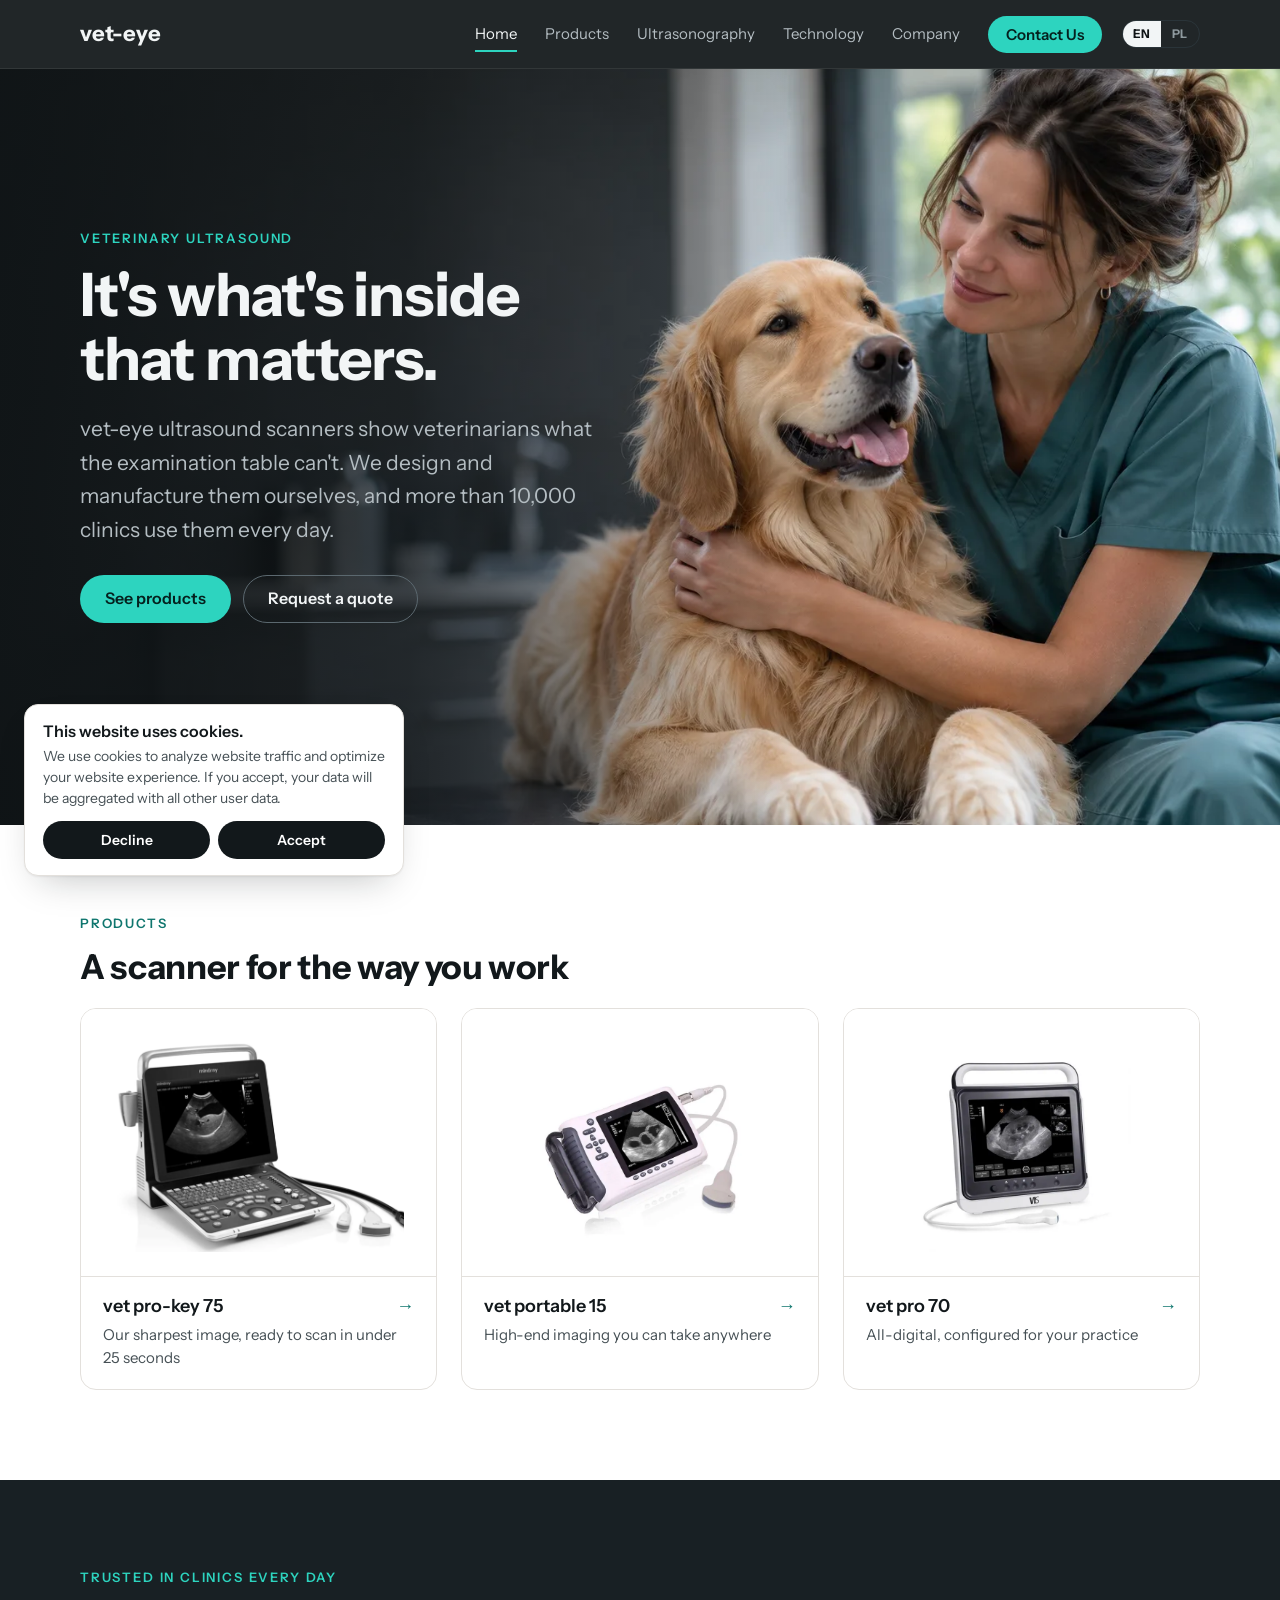
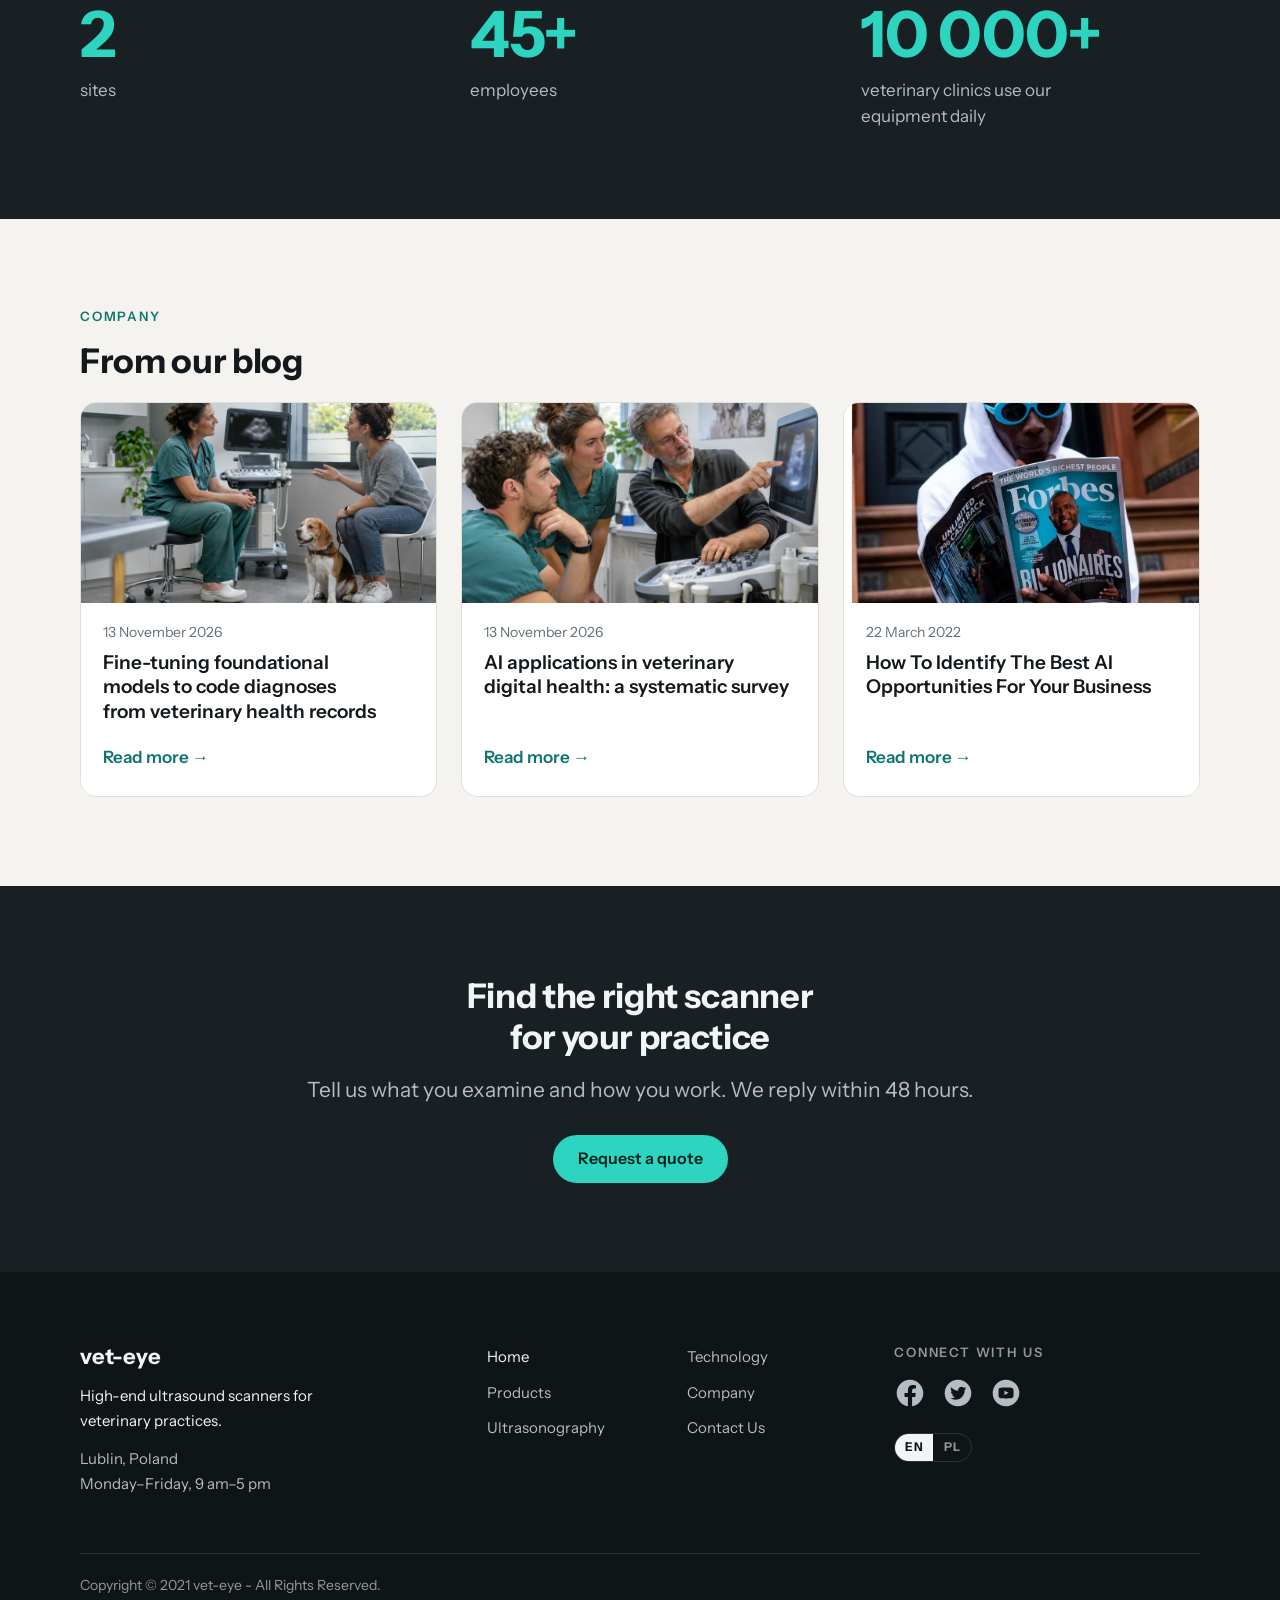
<file: index.html>
<!DOCTYPE html>
<html lang="en" data-page="home">
<head>
<meta charset="utf-8">
<meta name="viewport" content="width=device-width, initial-scale=1">
<title>vet-eye | Veterinary ultrasound scanners</title>
<meta name="description" content="vet-eye designs and manufactures high-end ultrasound scanners for veterinary practices. Used in more than 10,000 clinics every day.">
<meta name="theme-color" content="#0f1416">
<link rel="icon" href="assets/img/favicon-32.png" sizes="32x32">
<link rel="icon" href="assets/img/favicon-192.png" sizes="192x192">
<link rel="apple-touch-icon" href="assets/img/favicon-180.png">
<link rel="manifest" href="manifest.webmanifest">
<link rel="preload" href="assets/fonts/instrument-sans-latin.woff2" as="font" type="font/woff2" crossorigin>
<link rel="stylesheet" href="assets/css/style.css">
<script>(function(d){var l;try{l=localStorage.getItem('vet-eye-lang')}catch(e){}if(l!=='en'&&l!=='pl')l=/^pl/i.test(navigator.language||'')?'pl':'en';if(l!=='en'){d.classList.add('js');setTimeout(function(){d.classList.add('ready')},3000)}})(document.documentElement);</script>
</head>
<body>
<div id="site-header">
<a class="skip-link" href="#main" data-i18n="chrome.skip">Skip to content</a>
<header class="site-header"><div class="container bar">
  <a class="logo" href="index.html">vet-eye</a>
  <nav class="main-nav" aria-label="Site" data-i18n-attr="aria-label:chrome.siteNav"><ul>
    <li><a href="index.html" data-nav="home" aria-current="page" data-i18n="nav.home">Home</a></li>
    <li><a href="products.html" data-nav="products" data-i18n="nav.products">Products</a></li>
    <li><a href="ultrasonography.html" data-nav="ultrasonography" data-i18n="nav.ultrasonography">Ultrasonography</a></li>
    <li><a href="technology-1.html" data-nav="technology" data-i18n="nav.technology">Technology</a></li>
    <li><a href="company.html" data-nav="company" data-i18n="nav.company">Company</a></li>
    <li><a href="contact-us.html" data-nav="contact" data-i18n="nav.contact">Contact Us</a></li>
  </ul></nav>
  <div class="lang-switch" role="group" aria-label="Language" data-i18n-attr="aria-label:chrome.language"><button type="button" data-set-lang="en" lang="en">EN</button><button type="button" data-set-lang="pl" lang="pl">PL</button></div>
  <button class="nav-toggle" type="button" aria-expanded="false" aria-controls="drawer" aria-label="Open navigation" data-i18n-attr="aria-label:chrome.menuOpen"><svg viewBox="0 0 24 24" fill="currentColor" aria-hidden="true"><path fill-rule="evenodd" d="M19 8H5a1 1 0 1 1 0-2h14a1 1 0 0 1 0 2zm0 5.097H5a1 1 0 1 1 0-2h14a1 1 0 1 1 0 2zm0 5.25H5a1 1 0 1 1 0-2h14a1 1 0 1 1 0 2z"/></svg></button>
</div></header>
</div>
<main id="main">
<section class="hero">
  <img class="hero-img" src="assets/img/photo-library/01-hero-care.webp" alt="" width="1536" height="1024" fetchpriority="high">
  <div class="container hero-inner"><div class="hero-copy">
    <p class="eyebrow" data-i18n="home.eyebrow">Veterinary ultrasound</p>
    <h1 class="display" data-i18n="home.title">It's what's inside that matters.</h1>
    <p class="lead" data-i18n="home.intro">vet-eye ultrasound scanners show veterinarians what the examination table can't. We design and manufacture them ourselves, and more than 10,000 clinics use them every day.</p>
    <p class="btn-row"><a class="btn" href="products.html" data-i18n="home.ctaProducts">See products</a><a class="btn ghost" href="contact-us.html" data-i18n="cta.quote">Request a quote</a></p>
  </div></div>
</section>
<section class="section"><div class="container">
  <p class="eyebrow" data-i18n="nav.products">Products</p>
  <h2 class="heading" data-i18n="home.productsTitle">A scanner for the way you work</h2>
  <div class="grid cols-3">
    <a class="tile reveal" href="products.html#pro-key-75"><div class="plate"><img src="assets/img/vet-pro-key-75.webp" alt="" width="1238" height="932" loading="lazy" decoding="async"></div><h3 class="tile-title">vet pro-key 75</h3><p class="tile-text" data-i18n="tile.proKey">Our sharpest image, ready to scan in under 25 seconds</p></a>
    <a class="tile reveal" href="products.html#portable-15"><div class="plate"><img src="assets/img/vet-portable-15.webp" alt="" width="600" height="600" loading="lazy" decoding="async"></div><h3 class="tile-title">vet portable 15</h3><p class="tile-text" data-i18n="tile.portable">High-end imaging you can take anywhere</p></a>
    <a class="tile reveal" href="products.html#pro-70"><div class="plate"><img src="assets/img/vet-pro-70.webp" alt="" width="600" height="600" loading="lazy" decoding="async"></div><h3 class="tile-title">vet pro 70</h3><p class="tile-text" data-i18n="tile.pro70">All-digital, configured for your practice</p></a>
  </div>
</div></section>
<section class="section dark"><div class="container">
  <h2 class="eyebrow" data-i18n="home.statsTitle">Trusted in clinics every day</h2>
  <div class="stats">
    <div class="stat reveal"><p class="stat-num">2</p><p class="stat-label" data-i18n="stats.sites">sites</p></div>
    <div class="stat reveal"><p class="stat-num">45+</p><p class="stat-label" data-i18n="stats.employees">employees</p></div>
    <div class="stat reveal"><p class="stat-num">10&nbsp;000+</p><p class="stat-label" data-i18n="stats.clinics">veterinary clinics use our equipment daily</p></div>
  </div>
</div></section>
<section class="section soft"><div class="container">
  <p class="eyebrow" data-i18n="nav.company">Company</p>
  <h2 class="heading" data-i18n="blog.title">From our blog</h2>
  <div class="blog-cards">
    <a class="blog-card reveal" href="company/f/fine-tuning-models-to-code-veterinary-diagnoses.html"><img src="assets/img/photo-library/09-vet-consultation.webp" alt="" width="1536" height="1024" loading="lazy" decoding="async"><div class="body"><p class="date" data-i18n="blog.dateNov13">13 November 2026</p><h3 class="blog-card-title" data-i18n="blog.codingTitle">Fine-tuning foundational models to code diagnoses from veterinary health records</h3><span class="more" data-i18n="blog.continue">Read more</span></div></a>
    <a class="blog-card reveal" href="company/f/ai-applications-in-veterinary-digital-health.html"><img src="assets/img/photo-library/06-clinical-training.webp" alt="" width="1536" height="1024" loading="lazy" decoding="async"><div class="body"><p class="date" data-i18n="blog.dateNov13">13 November 2026</p><h3 class="blog-card-title" data-i18n="blog.surveyTitle">AI applications in veterinary digital health: a systematic survey</h3><span class="more" data-i18n="blog.continue">Read more</span></div></a>
    <a class="blog-card reveal" href="company/f/how-to-identify-the-best-ai-opportunities-for-your-business.html"><img src="assets/img/blog-ai-opportunities.webp" alt="" width="905" height="613" loading="lazy" decoding="async"><div class="body"><p class="date" data-i18n="blog.dateMar22">22 March 2022</p><h3 class="blog-card-title" data-i18n="blog.aiTitle">How To Identify The Best AI Opportunities For Your Business</h3><span class="more" data-i18n="blog.continue">Read more</span></div></a>
  </div>
</div></section>
<section class="section dark"><div class="container">
  <div class="cta">
    <h2 class="heading" data-i18n="cta.title">Find the right scanner for your practice</h2>
    <p class="lead" data-i18n="cta.text">Tell us what you examine and how you work. We reply within 48 hours.</p>
    <a class="btn" href="contact-us.html" data-i18n="cta.quote">Request a quote</a>
  </div>
</div></section>
</main>
<div id="site-footer"></div>
<noscript><p class="center noscript-nav"><a href="index.html">Home</a> · <a href="products.html">Products</a> · <a href="ultrasonography.html">Ultrasonography</a> · <a href="technology-1.html">Technology</a> · <a href="company.html">Company</a> · <a href="contact-us.html">Contact Us</a></p></noscript>
<script src="assets/js/i18n.js"></script>
<script src="assets/js/site.js"></script>
</body>
</html>
</file>
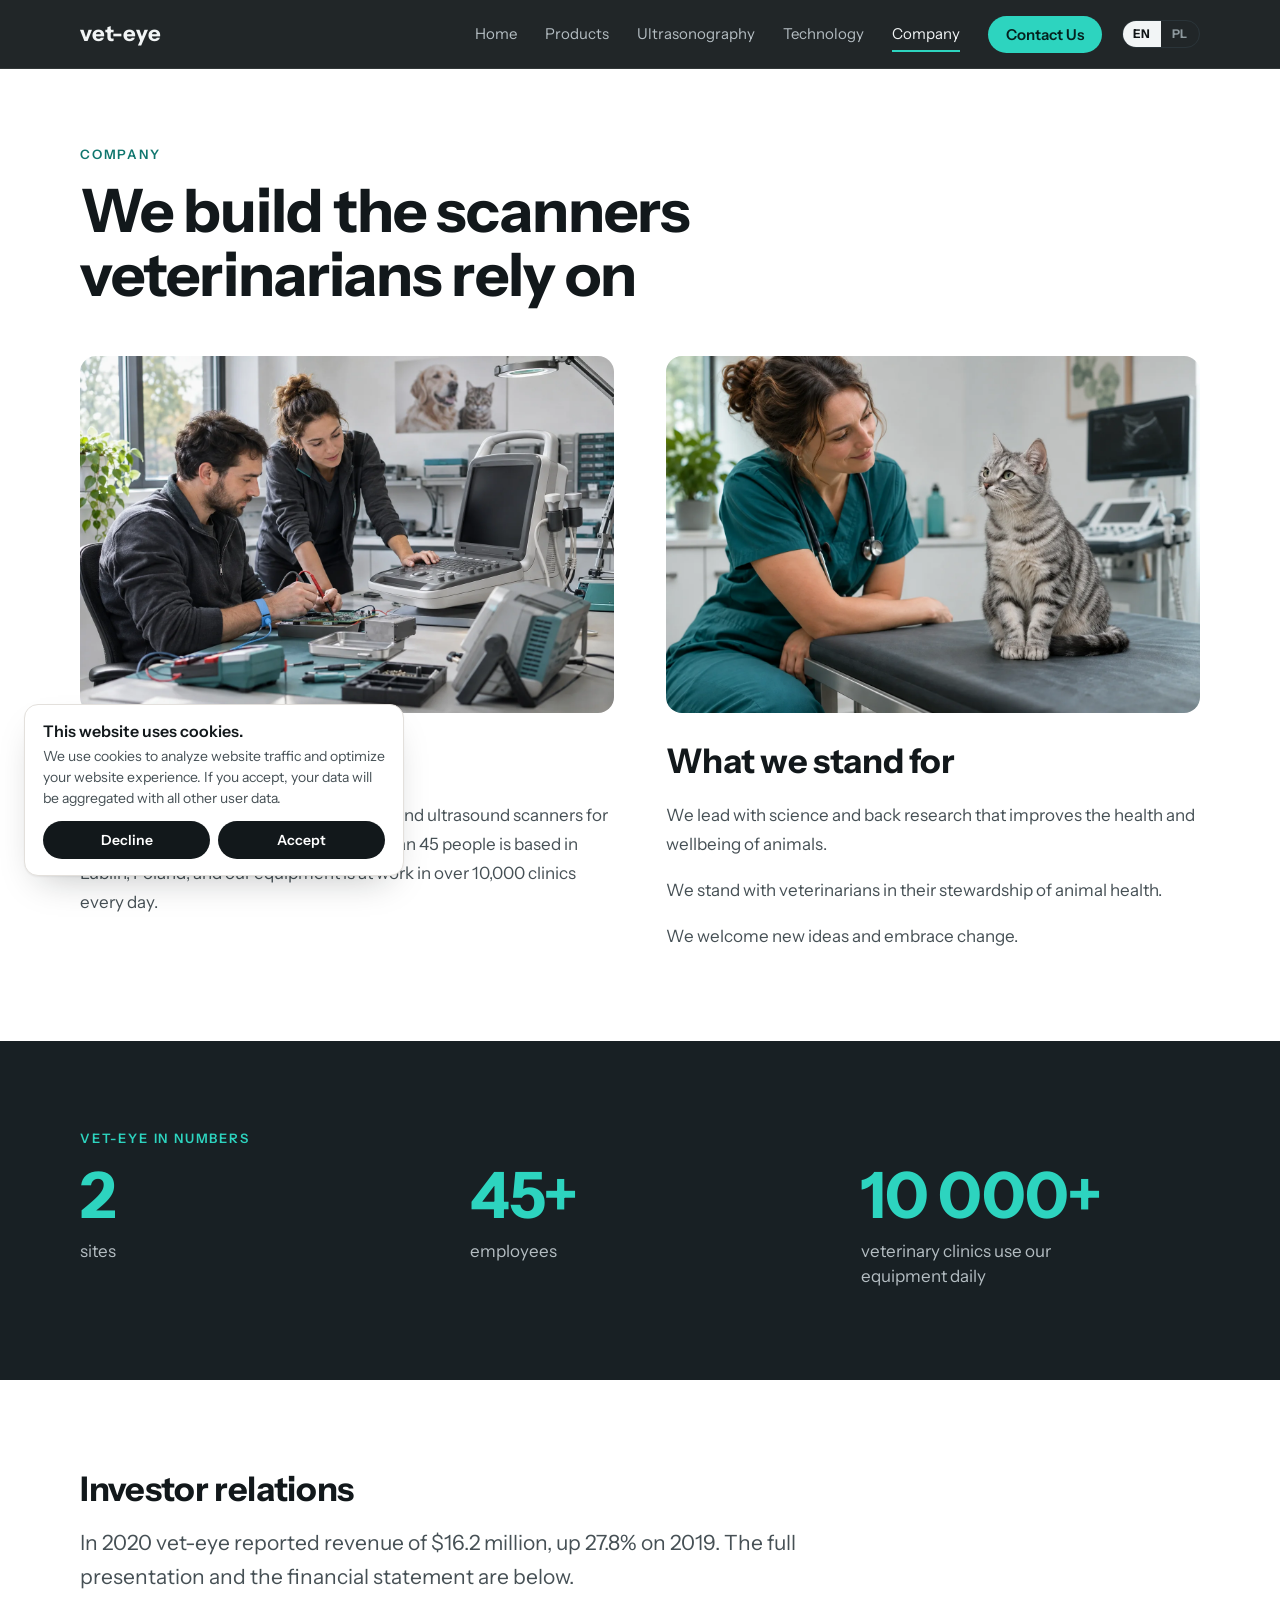
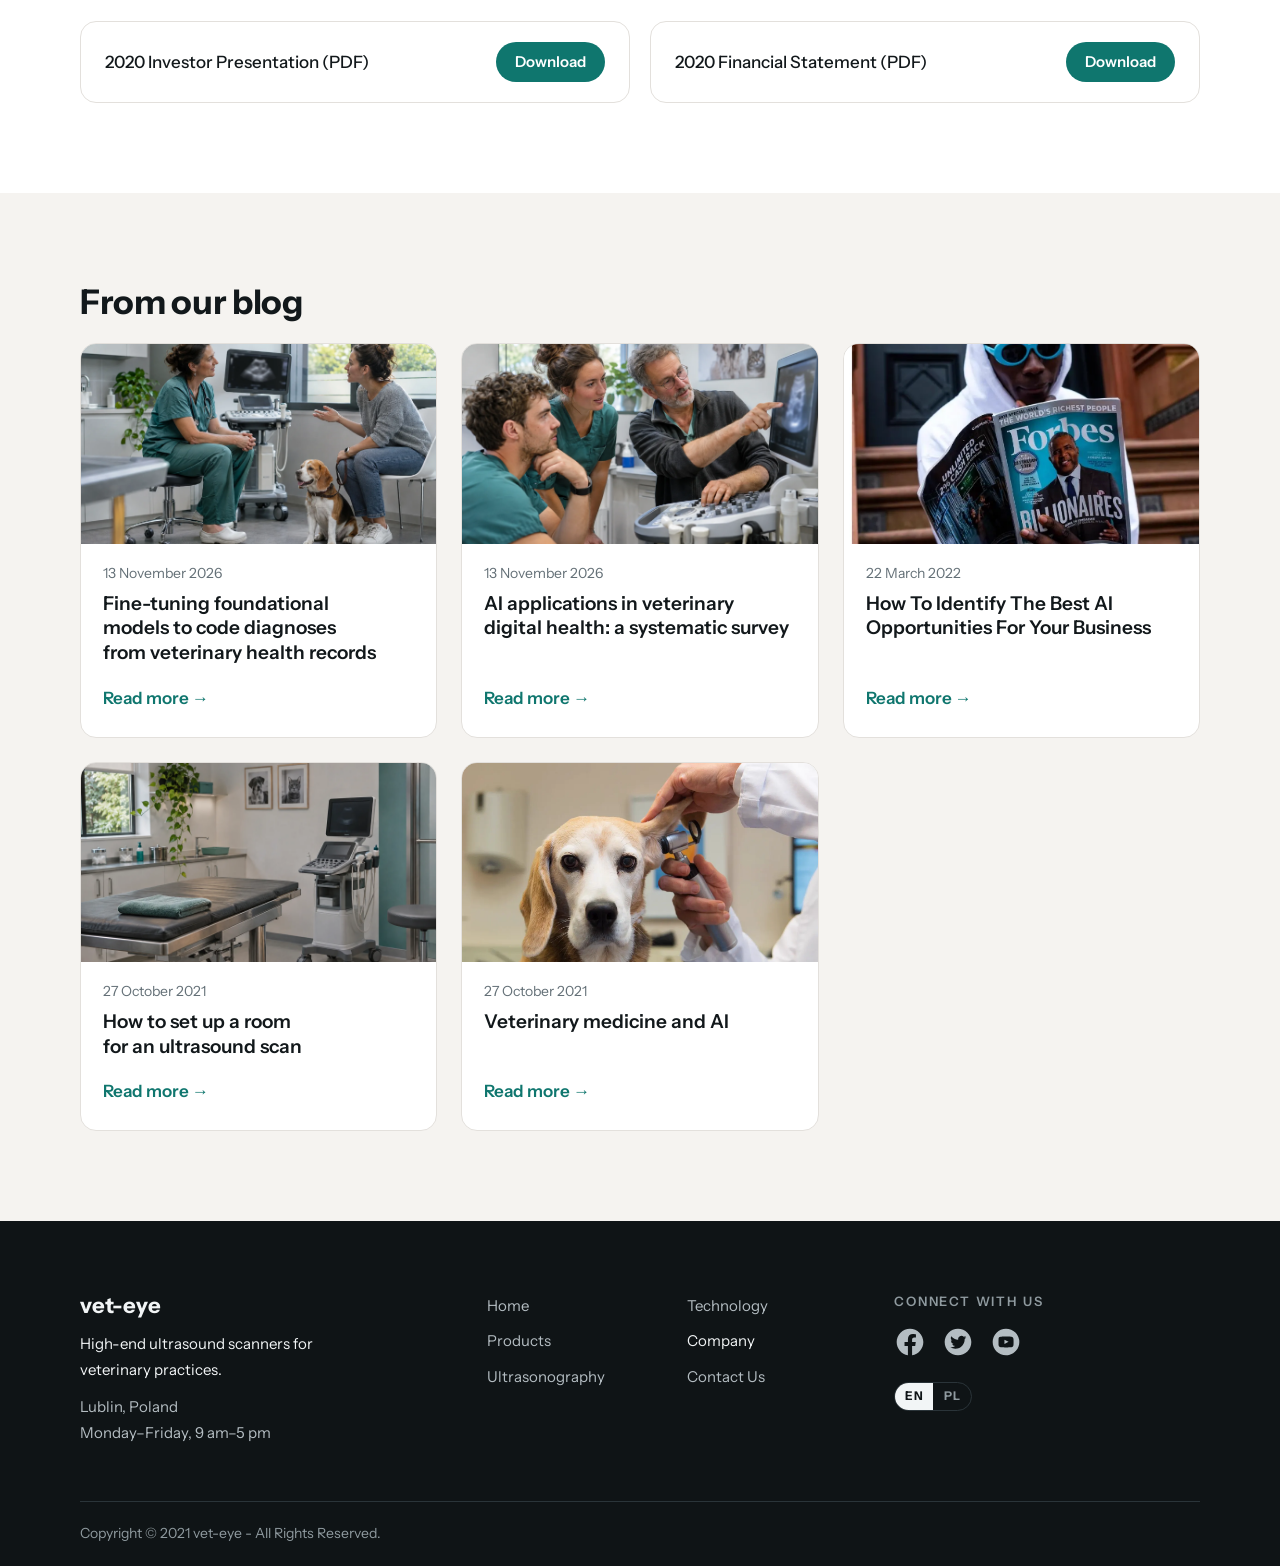
<file: company.html>
<!DOCTYPE html>
<html lang="en" data-page="company">
<head>
<meta charset="utf-8">
<meta name="viewport" content="width=device-width, initial-scale=1">
<title>Company | vet-eye</title>
<meta name="description" content="About vet-eye: who we are, core values, our numbers, investor relations and the company blog.">
<meta name="theme-color" content="#0f1416">
<link rel="icon" href="assets/img/favicon-32.png" sizes="32x32">
<link rel="icon" href="assets/img/favicon-192.png" sizes="192x192">
<link rel="apple-touch-icon" href="assets/img/favicon-180.png">
<link rel="manifest" href="manifest.webmanifest">
<link rel="preload" href="assets/fonts/instrument-sans-latin.woff2" as="font" type="font/woff2" crossorigin>
<link rel="stylesheet" href="assets/css/style.css">
<script>(function(d){var l;try{l=localStorage.getItem('vet-eye-lang')}catch(e){}if(l!=='en'&&l!=='pl')l=/^pl/i.test(navigator.language||'')?'pl':'en';if(l!=='en'){d.classList.add('js');setTimeout(function(){d.classList.add('ready')},3000)}})(document.documentElement);</script>
</head>
<body>
<div id="site-header">
<a class="skip-link" href="#main" data-i18n="chrome.skip">Skip to content</a>
<header class="site-header"><div class="container bar">
  <a class="logo" href="index.html">vet-eye</a>
  <nav class="main-nav" aria-label="Site" data-i18n-attr="aria-label:chrome.siteNav"><ul>
    <li><a href="index.html" data-nav="home" data-i18n="nav.home">Home</a></li>
    <li><a href="products.html" data-nav="products" data-i18n="nav.products">Products</a></li>
    <li><a href="ultrasonography.html" data-nav="ultrasonography" data-i18n="nav.ultrasonography">Ultrasonography</a></li>
    <li><a href="technology-1.html" data-nav="technology" data-i18n="nav.technology">Technology</a></li>
    <li><a href="company.html" data-nav="company" aria-current="page" data-i18n="nav.company">Company</a></li>
    <li><a href="contact-us.html" data-nav="contact" data-i18n="nav.contact">Contact Us</a></li>
  </ul></nav>
  <div class="lang-switch" role="group" aria-label="Language" data-i18n-attr="aria-label:chrome.language"><button type="button" data-set-lang="en" lang="en">EN</button><button type="button" data-set-lang="pl" lang="pl">PL</button></div>
  <button class="nav-toggle" type="button" aria-expanded="false" aria-controls="drawer" aria-label="Open navigation" data-i18n-attr="aria-label:chrome.menuOpen"><svg viewBox="0 0 24 24" fill="currentColor" aria-hidden="true"><path fill-rule="evenodd" d="M19 8H5a1 1 0 1 1 0-2h14a1 1 0 0 1 0 2zm0 5.097H5a1 1 0 1 1 0-2h14a1 1 0 1 1 0 2zm0 5.25H5a1 1 0 1 1 0-2h14a1 1 0 1 1 0 2z"/></svg></button>
</div></header>
</div>
<main id="main">
<section class="page-head"><div class="container">
  <p class="eyebrow" data-i18n="nav.company">Company</p>
  <h1 class="display" data-i18n="company.title">We build the scanners veterinarians rely on</h1>
</div></section>
<section class="section flush-top"><div class="container">
  <div class="grid cols-2">
    <article class="about-col reveal">
      <img src="assets/img/photo-library/07-engineering.webp" alt="" width="1536" height="1024">
      <h2 class="heading" data-i18n="company.whoTitle">Who we are</h2>
      <div class="rte" data-i18n="company.whoText"><p>vet-eye designs and manufactures high-end ultrasound scanners for veterinary medicine. Our team of more than 45 people is based in Lublin, Poland, and our equipment is at work in over 10,000 clinics every day.</p></div>
    </article>
    <article class="about-col reveal">
      <img src="assets/img/photo-library/03-cat-care.webp" alt="" width="1536" height="1024">
      <h2 class="heading" data-i18n="company.valuesTitle">What we stand for</h2>
      <div class="rte" data-i18n="company.valuesText"><p>We lead with science and back research that improves the health and wellbeing of animals.</p><p>We stand with veterinarians in their stewardship of animal health.</p><p>We welcome new ideas and embrace change.</p></div>
    </article>
  </div>
</div></section>
<section class="section dark"><div class="container">
  <h2 class="eyebrow" data-i18n="company.numbersTitle">vet-eye in numbers</h2>
  <div class="stats">
    <div class="stat reveal"><p class="stat-num">2</p><p class="stat-label" data-i18n="stats.sites">sites</p></div>
    <div class="stat reveal"><p class="stat-num">45+</p><p class="stat-label" data-i18n="stats.employees">employees</p></div>
    <div class="stat reveal"><p class="stat-num">10&nbsp;000+</p><p class="stat-label" data-i18n="stats.clinics">veterinary clinics use our equipment daily</p></div>
  </div>
</div></section>
<section class="section"><div class="container">
  <h2 class="heading" data-i18n="company.investorTitle">Investor relations</h2>
  <p class="lead section-lead" data-i18n="company.investorLead">In 2020 vet-eye reported revenue of $16.2 million, up 27.8% on 2019. The full presentation and the financial statement are below.</p>
  <div class="downloads">
    <div class="download"><p data-i18n="company.presentation">2020 Investor Presentation (PDF)</p><a class="btn small" href="assets/docs/2020-investor-presentation-en.pdf" target="_blank" rel="noopener" data-i18n="company.download" data-i18n-attr="href:company.presentationHref">Download</a></div>
    <div class="download"><p data-i18n="company.statement">2020 Financial Statement (PDF)</p><a class="btn small" href="assets/docs/2020_Consolidated_Financial_Statement_VET-EYE.pdf" target="_blank" rel="noopener" data-i18n="company.download">Download</a></div>
  </div>
</div></section>
<section class="section soft" id="blog"><div class="container">
  <h2 class="heading" data-i18n="blog.title">From our blog</h2>
  <div class="blog-cards">
    <a class="blog-card reveal" href="company/f/fine-tuning-models-to-code-veterinary-diagnoses.html"><img src="assets/img/photo-library/09-vet-consultation.webp" alt="" width="1536" height="1024" loading="lazy" decoding="async"><div class="body"><p class="date" data-i18n="blog.dateNov13">13 November 2026</p><h3 class="blog-card-title" data-i18n="blog.codingTitle">Fine-tuning foundational models to code diagnoses from veterinary health records</h3><span class="more" data-i18n="blog.continue">Read more</span></div></a>
    <a class="blog-card reveal" href="company/f/ai-applications-in-veterinary-digital-health.html"><img src="assets/img/photo-library/06-clinical-training.webp" alt="" width="1536" height="1024" loading="lazy" decoding="async"><div class="body"><p class="date" data-i18n="blog.dateNov13">13 November 2026</p><h3 class="blog-card-title" data-i18n="blog.surveyTitle">AI applications in veterinary digital health: a systematic survey</h3><span class="more" data-i18n="blog.continue">Read more</span></div></a>
    <a class="blog-card reveal" href="company/f/how-to-identify-the-best-ai-opportunities-for-your-business.html"><img src="assets/img/blog-ai-opportunities.webp" alt="" width="905" height="613" loading="lazy" decoding="async"><div class="body"><p class="date" data-i18n="blog.dateMar22">22 March 2022</p><h3 class="blog-card-title" data-i18n="blog.aiTitle">How To Identify The Best AI Opportunities For Your Business</h3><span class="more" data-i18n="blog.continue">Read more</span></div></a>
    <a class="blog-card reveal" href="company/f/how-to-properly-set-up-a-room-for-usg-scanning.html"><img src="assets/img/photo-library/04-scan-room.webp" alt="" width="1536" height="1024" loading="lazy" decoding="async"><div class="body"><p class="date" data-i18n="blog.dateOct27">27 October 2021</p><h3 class="blog-card-title" data-i18n="blog.usgTitle">How to set up a room for an ultrasound scan</h3><span class="more" data-i18n="blog.continue">Read more</span></div></a>
    <a class="blog-card reveal" href="company/f/veterinary-medicine-and-ai.html"><img src="assets/img/blog-vet-ai.webp" alt="" width="1280" height="853" loading="lazy" decoding="async"><div class="body"><p class="date" data-i18n="blog.dateOct27">27 October 2021</p><h3 class="blog-card-title" data-i18n="blog.vetTitle">Veterinary medicine and AI</h3><span class="more" data-i18n="blog.continue">Read more</span></div></a>
  </div>
</div></section>
</main>
<div id="site-footer"></div>
<noscript><p class="center noscript-nav"><a href="index.html">Home</a> · <a href="products.html">Products</a> · <a href="ultrasonography.html">Ultrasonography</a> · <a href="technology-1.html">Technology</a> · <a href="company.html">Company</a> · <a href="contact-us.html">Contact Us</a></p></noscript>
<script src="assets/js/i18n.js"></script>
<script src="assets/js/site.js"></script>
</body>
</html>
</file>
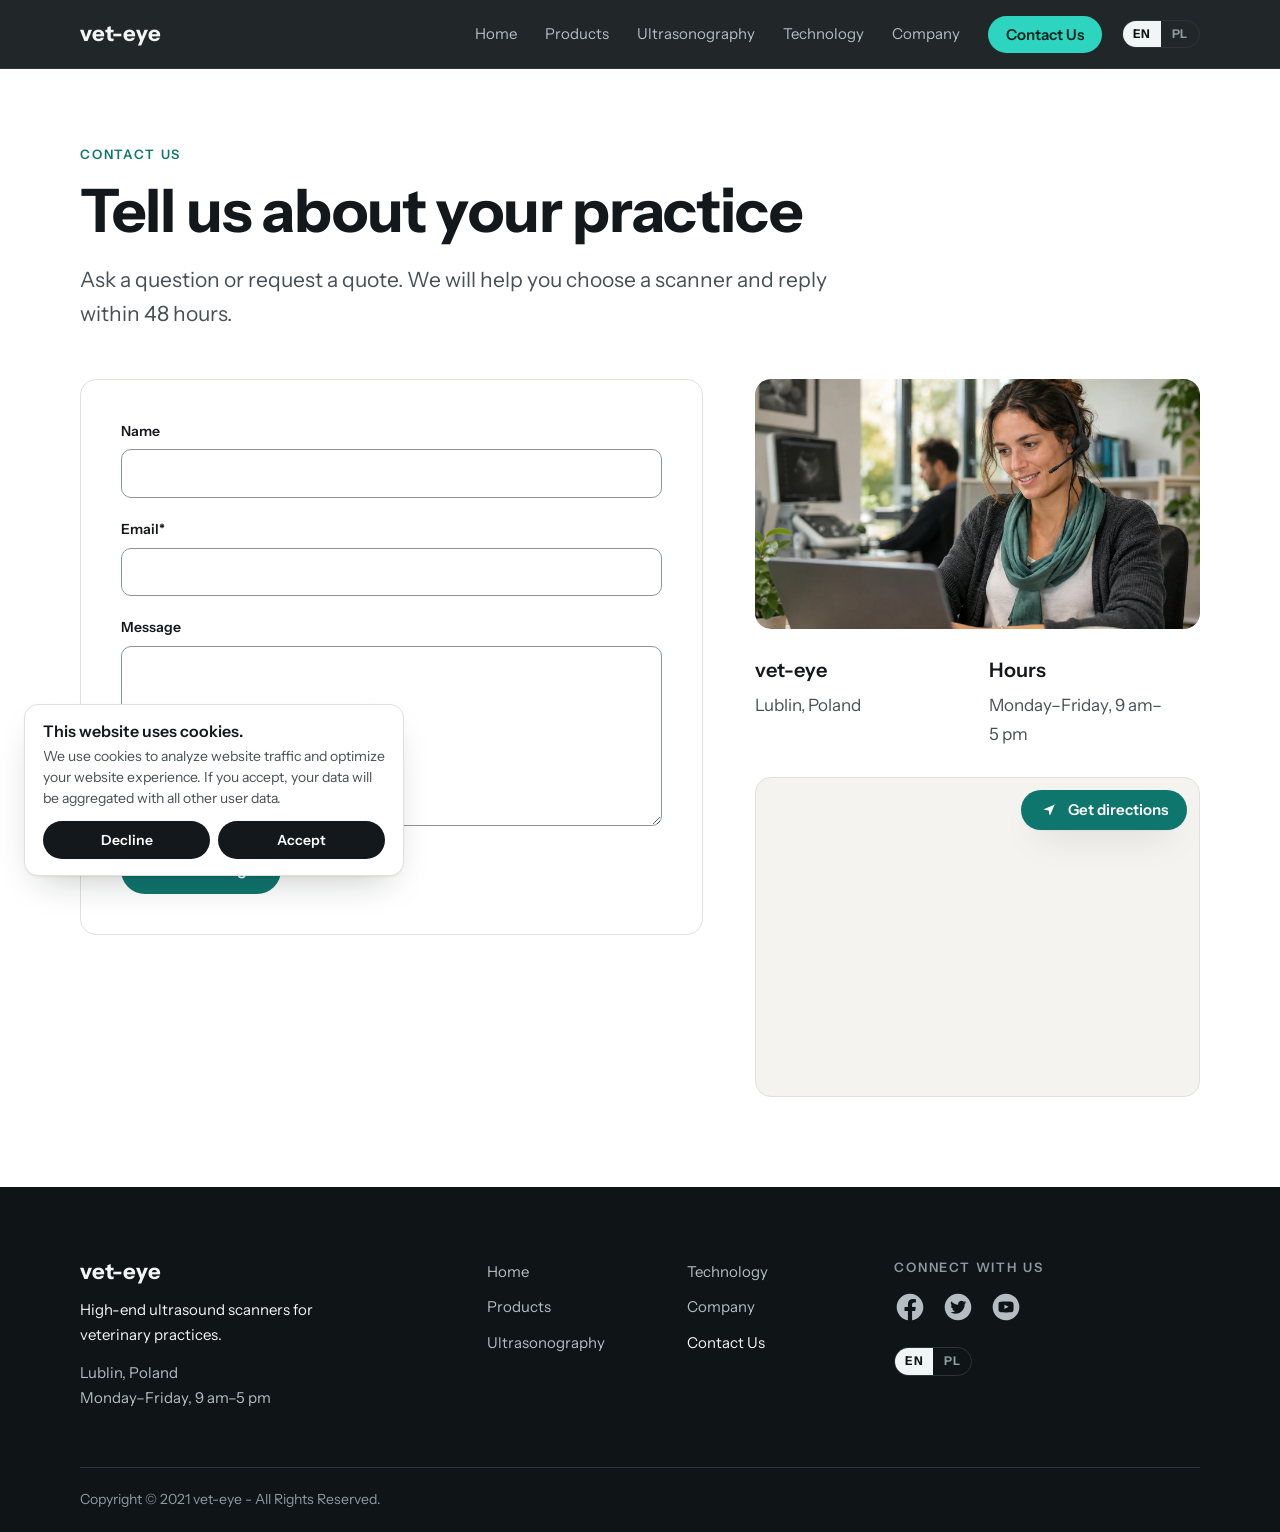
<file: contact-us.html>
<!DOCTYPE html>
<html lang="en" data-page="contact">
<head>
<meta charset="utf-8">
<meta name="viewport" content="width=device-width, initial-scale=1">
<title>Contact Us | vet-eye</title>
<meta name="description" content="Contact vet-eye in Lublin, Poland, for questions or quotes.">
<meta name="theme-color" content="#0f1416">
<link rel="icon" href="assets/img/favicon-32.png" sizes="32x32">
<link rel="icon" href="assets/img/favicon-192.png" sizes="192x192">
<link rel="apple-touch-icon" href="assets/img/favicon-180.png">
<link rel="manifest" href="manifest.webmanifest">
<link rel="preload" href="assets/fonts/instrument-sans-latin.woff2" as="font" type="font/woff2" crossorigin>
<link rel="stylesheet" href="assets/css/style.css">
<script>(function(d){var l;try{l=localStorage.getItem('vet-eye-lang')}catch(e){}if(l!=='en'&&l!=='pl')l=/^pl/i.test(navigator.language||'')?'pl':'en';if(l!=='en'){d.classList.add('js');setTimeout(function(){d.classList.add('ready')},3000)}})(document.documentElement);</script>
</head>
<body>
<div id="site-header">
<a class="skip-link" href="#main" data-i18n="chrome.skip">Skip to content</a>
<header class="site-header"><div class="container bar">
  <a class="logo" href="index.html">vet-eye</a>
  <nav class="main-nav" aria-label="Site" data-i18n-attr="aria-label:chrome.siteNav"><ul>
    <li><a href="index.html" data-nav="home" data-i18n="nav.home">Home</a></li>
    <li><a href="products.html" data-nav="products" data-i18n="nav.products">Products</a></li>
    <li><a href="ultrasonography.html" data-nav="ultrasonography" data-i18n="nav.ultrasonography">Ultrasonography</a></li>
    <li><a href="technology-1.html" data-nav="technology" data-i18n="nav.technology">Technology</a></li>
    <li><a href="company.html" data-nav="company" data-i18n="nav.company">Company</a></li>
    <li><a href="contact-us.html" data-nav="contact" aria-current="page" data-i18n="nav.contact">Contact Us</a></li>
  </ul></nav>
  <div class="lang-switch" role="group" aria-label="Language" data-i18n-attr="aria-label:chrome.language"><button type="button" data-set-lang="en" lang="en">EN</button><button type="button" data-set-lang="pl" lang="pl">PL</button></div>
  <button class="nav-toggle" type="button" aria-expanded="false" aria-controls="drawer" aria-label="Open navigation" data-i18n-attr="aria-label:chrome.menuOpen"><svg viewBox="0 0 24 24" fill="currentColor" aria-hidden="true"><path fill-rule="evenodd" d="M19 8H5a1 1 0 1 1 0-2h14a1 1 0 0 1 0 2zm0 5.097H5a1 1 0 1 1 0-2h14a1 1 0 1 1 0 2zm0 5.25H5a1 1 0 1 1 0-2h14a1 1 0 1 1 0 2z"/></svg></button>
</div></header>
</div>
<main id="main">
<section class="page-head"><div class="container">
  <p class="eyebrow" data-i18n="nav.contact">Contact Us</p>
  <h1 class="display" data-i18n="contact.title">Tell us about your practice</h1>
  <p class="lead" data-i18n="contact.lead">Ask a question or request a quote. We will help you choose a scanner and reply within 48 hours.</p>
</div></section>
<section class="section flush-top"><div class="container">
  <div class="contact-grid">
    <form class="contact-form card" data-state="idle" novalidate>
      <div class="field"><label for="cf-name" data-i18n="contact.name">Name</label><input type="text" id="cf-name" name="name" autocomplete="name"></div>
      <div class="field"><label for="cf-email" data-i18n="contact.email">Email*</label><input type="email" id="cf-email" name="email" autocomplete="email" required aria-describedby="cf-email-error"><p class="form-error" id="cf-email-error" role="alert" data-i18n="contact.emailError">Please enter a valid email address.</p></div>
      <div class="field"><label for="cf-message" data-i18n="contact.message">Message</label><textarea id="cf-message" name="message" rows="6"></textarea></div>
      <button class="btn" type="submit" data-i18n="contact.send">Send message</button>
      <p class="form-success" role="status" data-i18n="contact.success">Thank you for your message. We will reply within 48 hours.</p>
    </form>
    <div>
      <img class="contact-photo" src="assets/img/photo-library/10-support.webp" alt="" width="1536" height="1024">
      <div class="contact-info">
        <div><h2 class="subheading">vet-eye</h2><p data-i18n="contact.address">Lublin, Poland</p></div>
        <div><h2 class="subheading" data-i18n="contact.hoursTitle">Hours</h2><p data-i18n="contact.hours">Monday–Friday, 9 am–5 pm</p></div>
      </div>
      <div class="map">
        <iframe data-map title="Map of Lublin, Poland" data-i18n-attr="title:contact.mapTitle" loading="lazy" referrerpolicy="no-referrer-when-downgrade"></iframe>
        <a class="btn small" href="https://www.google.com/maps/dir/?api=1&amp;destination=Lublin,+Poland" target="_blank" rel="noopener"><svg viewBox="0 0 24 24" fill="currentColor" aria-hidden="true"><path d="M18.6 5.1 5.3 10.7c-.5.2-.4.9.1 1l5 1 1 5c.1.5.8.6 1 .1l5.6-13.3c.2-.3-.1-.6-.4-.4z"/></svg><span data-i18n="contact.directions">Get directions</span></a>
      </div>
    </div>
  </div>
</div></section>
</main>
<div id="site-footer"></div>
<noscript><p class="center noscript-nav"><a href="index.html">Home</a> · <a href="products.html">Products</a> · <a href="ultrasonography.html">Ultrasonography</a> · <a href="technology-1.html">Technology</a> · <a href="company.html">Company</a> · <a href="contact-us.html">Contact Us</a></p></noscript>
<script src="assets/js/i18n.js"></script>
<script src="assets/js/site.js"></script>
</body>
</html>
</file>
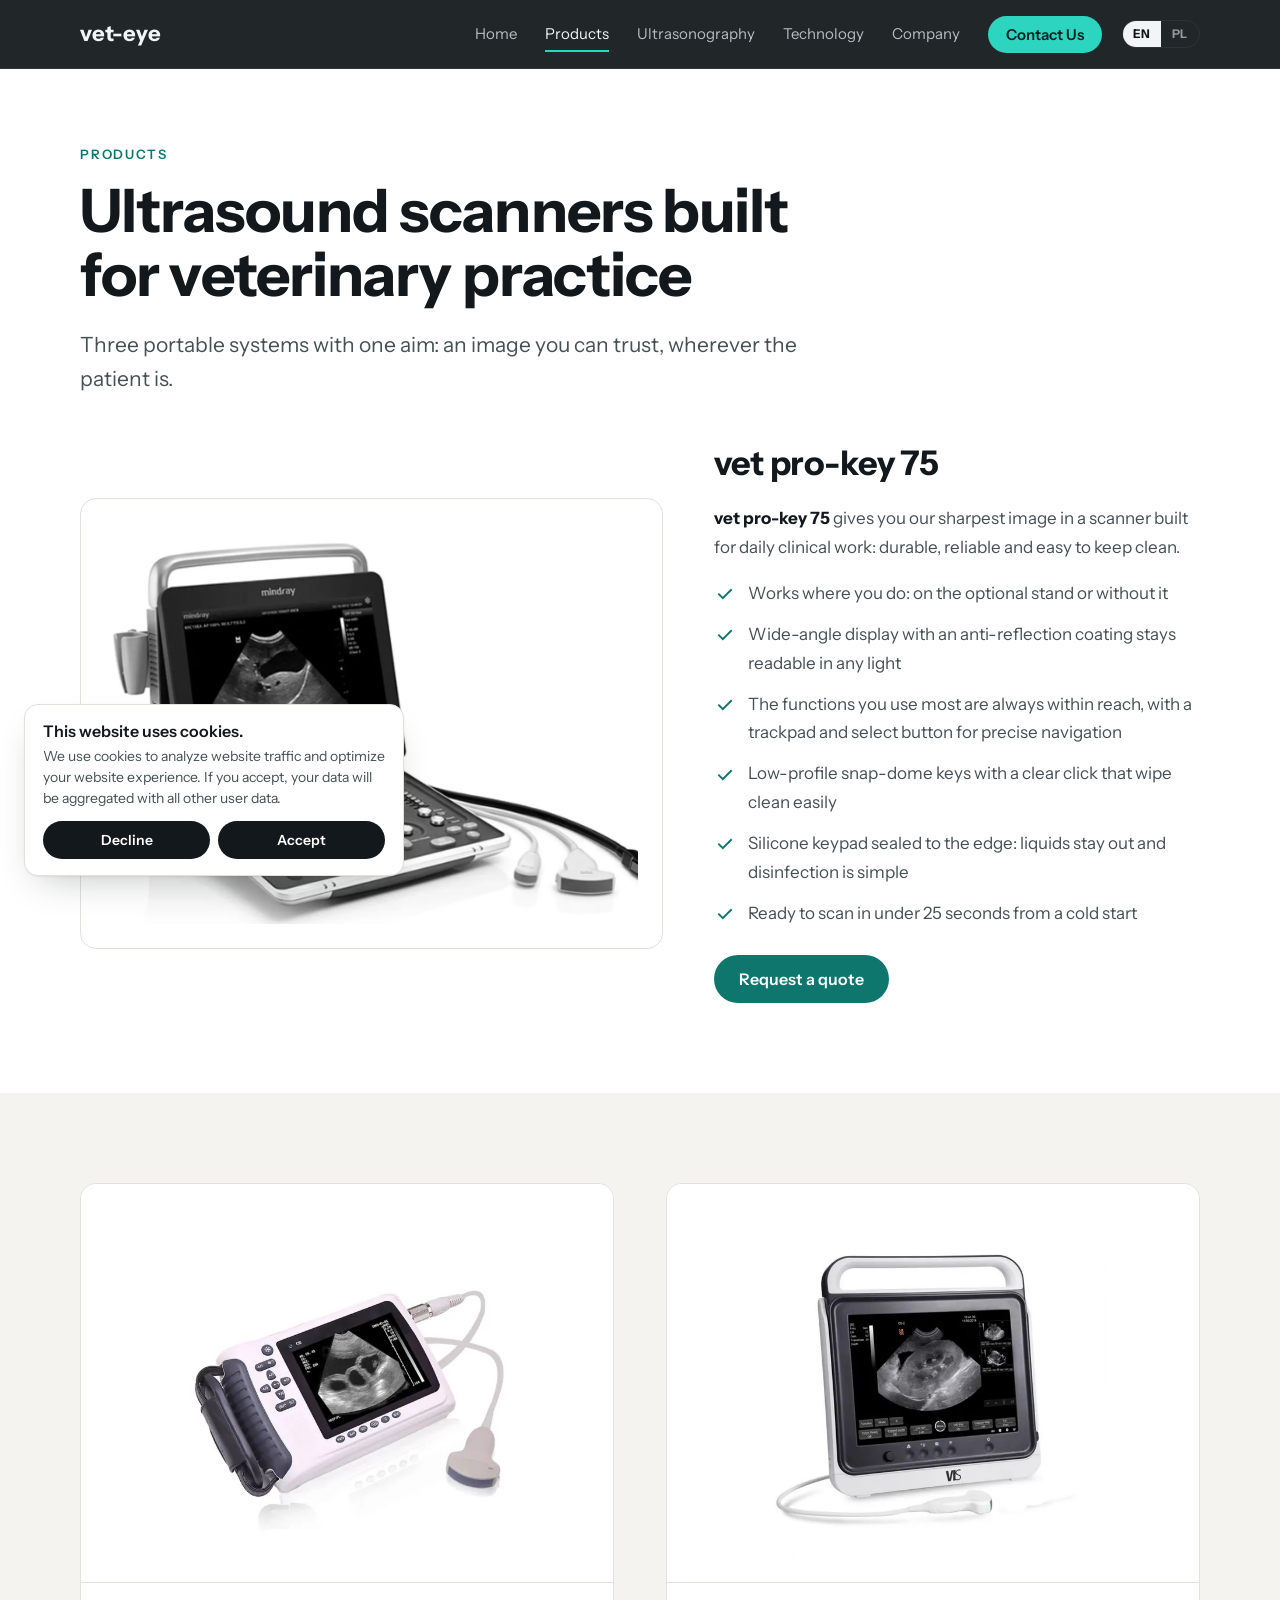
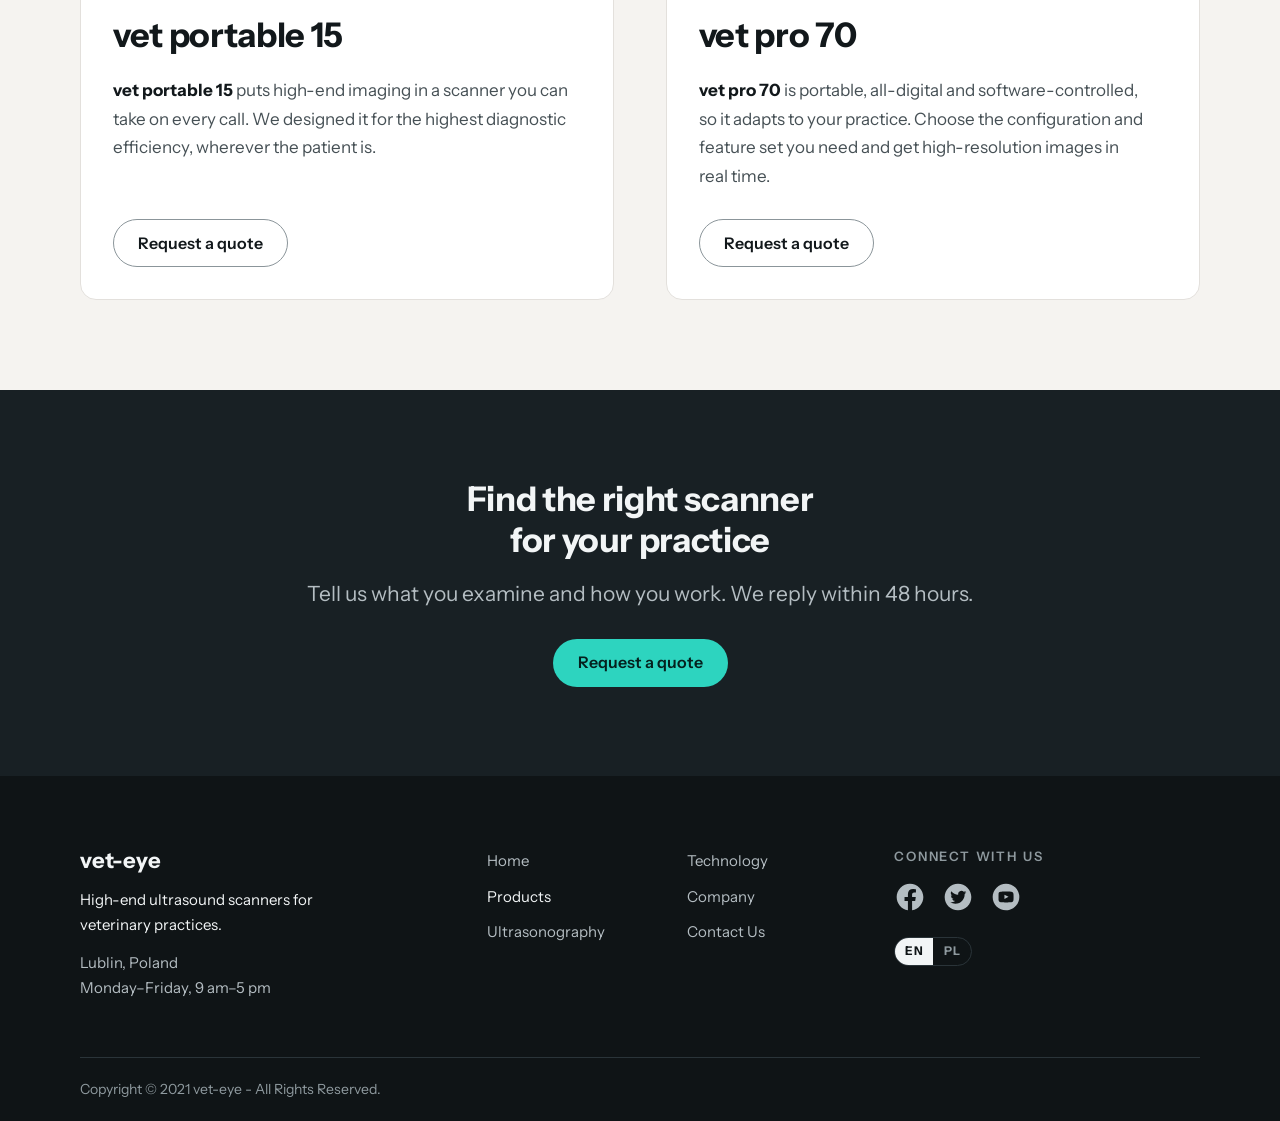
<file: products.html>
<!DOCTYPE html>
<html lang="en" data-page="products">
<head>
<meta charset="utf-8">
<meta name="viewport" content="width=device-width, initial-scale=1">
<title>Products | vet-eye</title>
<meta name="description" content="Veterinary ultrasound scanners: vet pro-key 75, vet portable 15 and vet pro 70.">
<meta name="theme-color" content="#0f1416">
<link rel="icon" href="assets/img/favicon-32.png" sizes="32x32">
<link rel="icon" href="assets/img/favicon-192.png" sizes="192x192">
<link rel="apple-touch-icon" href="assets/img/favicon-180.png">
<link rel="manifest" href="manifest.webmanifest">
<link rel="preload" href="assets/fonts/instrument-sans-latin.woff2" as="font" type="font/woff2" crossorigin>
<link rel="stylesheet" href="assets/css/style.css">
<script>(function(d){var l;try{l=localStorage.getItem('vet-eye-lang')}catch(e){}if(l!=='en'&&l!=='pl')l=/^pl/i.test(navigator.language||'')?'pl':'en';if(l!=='en'){d.classList.add('js');setTimeout(function(){d.classList.add('ready')},3000)}})(document.documentElement);</script>
</head>
<body>
<div id="site-header">
<a class="skip-link" href="#main" data-i18n="chrome.skip">Skip to content</a>
<header class="site-header"><div class="container bar">
  <a class="logo" href="index.html">vet-eye</a>
  <nav class="main-nav" aria-label="Site" data-i18n-attr="aria-label:chrome.siteNav"><ul>
    <li><a href="index.html" data-nav="home" data-i18n="nav.home">Home</a></li>
    <li><a href="products.html" data-nav="products" aria-current="page" data-i18n="nav.products">Products</a></li>
    <li><a href="ultrasonography.html" data-nav="ultrasonography" data-i18n="nav.ultrasonography">Ultrasonography</a></li>
    <li><a href="technology-1.html" data-nav="technology" data-i18n="nav.technology">Technology</a></li>
    <li><a href="company.html" data-nav="company" data-i18n="nav.company">Company</a></li>
    <li><a href="contact-us.html" data-nav="contact" data-i18n="nav.contact">Contact Us</a></li>
  </ul></nav>
  <div class="lang-switch" role="group" aria-label="Language" data-i18n-attr="aria-label:chrome.language"><button type="button" data-set-lang="en" lang="en">EN</button><button type="button" data-set-lang="pl" lang="pl">PL</button></div>
  <button class="nav-toggle" type="button" aria-expanded="false" aria-controls="drawer" aria-label="Open navigation" data-i18n-attr="aria-label:chrome.menuOpen"><svg viewBox="0 0 24 24" fill="currentColor" aria-hidden="true"><path fill-rule="evenodd" d="M19 8H5a1 1 0 1 1 0-2h14a1 1 0 0 1 0 2zm0 5.097H5a1 1 0 1 1 0-2h14a1 1 0 1 1 0 2zm0 5.25H5a1 1 0 1 1 0-2h14a1 1 0 1 1 0 2z"/></svg></button>
</div></header>
</div>
<main id="main">
<section class="page-head"><div class="container">
  <p class="eyebrow" data-i18n="nav.products">Products</p>
  <h1 class="display" data-i18n="products.title">Ultrasound scanners built for veterinary practice</h1>
  <p class="lead" data-i18n="products.lead">Three portable systems with one aim: an image you can trust, wherever the patient is.</p>
</div></section>
<section class="section flush-top"><div class="container">
  <article class="feature" id="pro-key-75">
    <div class="plate"><img src="assets/img/vet-pro-key-75.webp" alt="vet pro-key 75" width="1238" height="932"></div>
    <div>
      <h2 class="heading">vet pro-key 75</h2>
      <div class="rte checks" data-i18n="products.proKey"><p><strong>vet pro-key 75</strong> gives you our sharpest image in a scanner built for daily clinical work: durable, reliable and easy to keep clean.</p><ul>
  <li>Works where you do: on the optional stand or without it</li>
  <li>Wide-angle display with an anti-reflection coating stays readable in any light</li>
  <li>The functions you use most are always within reach, with a trackpad and select button for precise navigation</li>
  <li>Low-profile snap-dome keys with a clear click that wipe clean easily</li>
  <li>Silicone keypad sealed to the edge: liquids stay out and disinfection is simple</li>
  <li>Ready to scan in under 25 seconds from a cold start</li>
</ul></div>
      <p class="btn-row"><a class="btn" href="contact-us.html" data-i18n="cta.quote">Request a quote</a></p>
    </div>
  </article>
</div></section>
<section class="section soft"><div class="container">
  <div class="grid cols-2">
    <article class="card product-card reveal" id="portable-15">
      <div class="plate"><img src="assets/img/vet-portable-15.webp" alt="vet portable 15" width="600" height="600" loading="lazy" decoding="async"></div>
      <div class="body">
        <h2 class="heading">vet portable 15</h2>
        <div class="rte" data-i18n="products.portable"><p><strong>vet portable 15</strong> puts high-end imaging in a scanner you can take on every call. We designed it for the highest diagnostic efficiency, wherever the patient is.</p></div>
        <p class="btn-row"><a class="btn ghost" href="contact-us.html" data-i18n="cta.quote">Request a quote</a></p>
      </div>
    </article>
    <article class="card product-card reveal" id="pro-70">
      <div class="plate"><img src="assets/img/vet-pro-70.webp" alt="vet pro 70" width="600" height="600" loading="lazy" decoding="async"></div>
      <div class="body">
        <h2 class="heading">vet pro 70</h2>
        <div class="rte" data-i18n="products.pro70"><p><strong>vet pro 70</strong> is portable, all-digital and software-controlled, so it adapts to your practice. Choose the configuration and feature set you need and get high-resolution images in real time.</p></div>
        <p class="btn-row"><a class="btn ghost" href="contact-us.html" data-i18n="cta.quote">Request a quote</a></p>
      </div>
    </article>
  </div>
</div></section>
<section class="section dark"><div class="container">
  <div class="cta">
    <h2 class="heading" data-i18n="cta.title">Find the right scanner for your practice</h2>
    <p class="lead" data-i18n="cta.text">Tell us what you examine and how you work. We reply within 48 hours.</p>
    <a class="btn" href="contact-us.html" data-i18n="cta.quote">Request a quote</a>
  </div>
</div></section>
</main>
<div id="site-footer"></div>
<noscript><p class="center noscript-nav"><a href="index.html">Home</a> · <a href="products.html">Products</a> · <a href="ultrasonography.html">Ultrasonography</a> · <a href="technology-1.html">Technology</a> · <a href="company.html">Company</a> · <a href="contact-us.html">Contact Us</a></p></noscript>
<script src="assets/js/i18n.js"></script>
<script src="assets/js/site.js"></script>
</body>
</html>
</file>
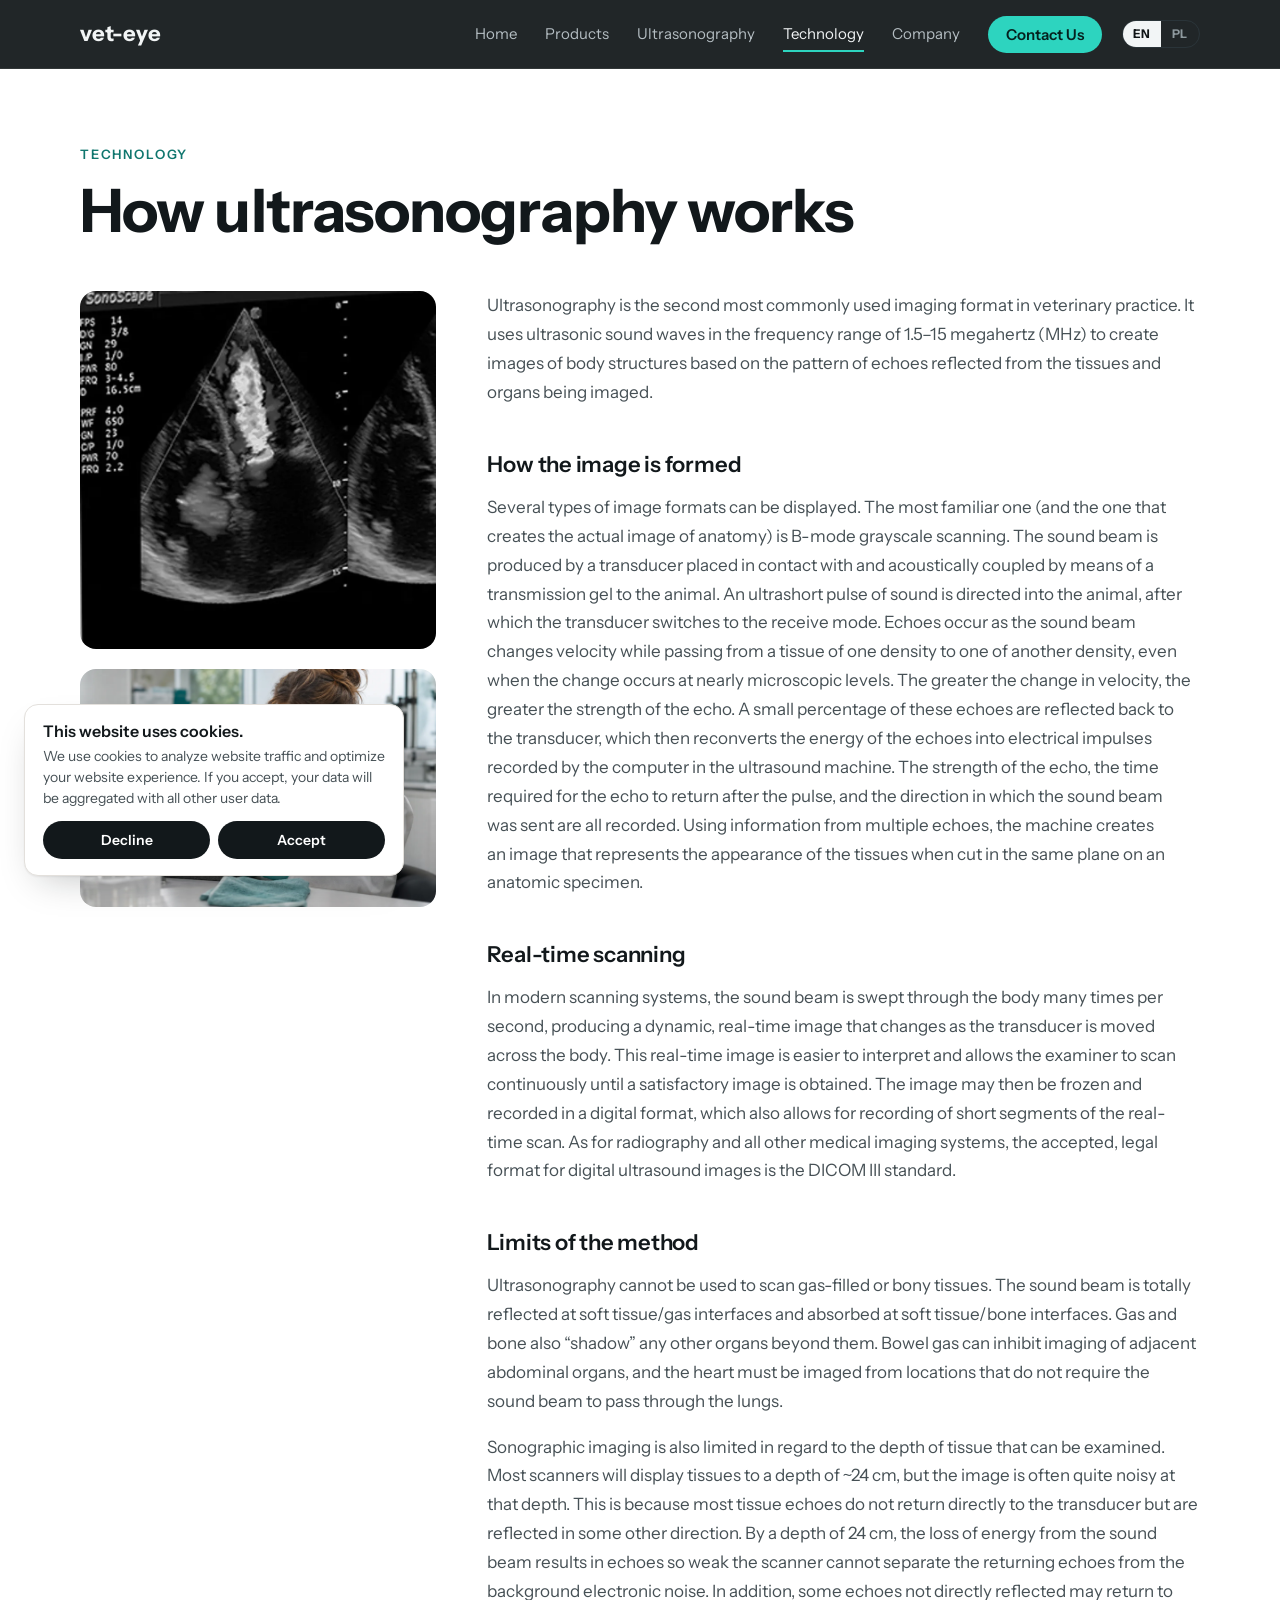
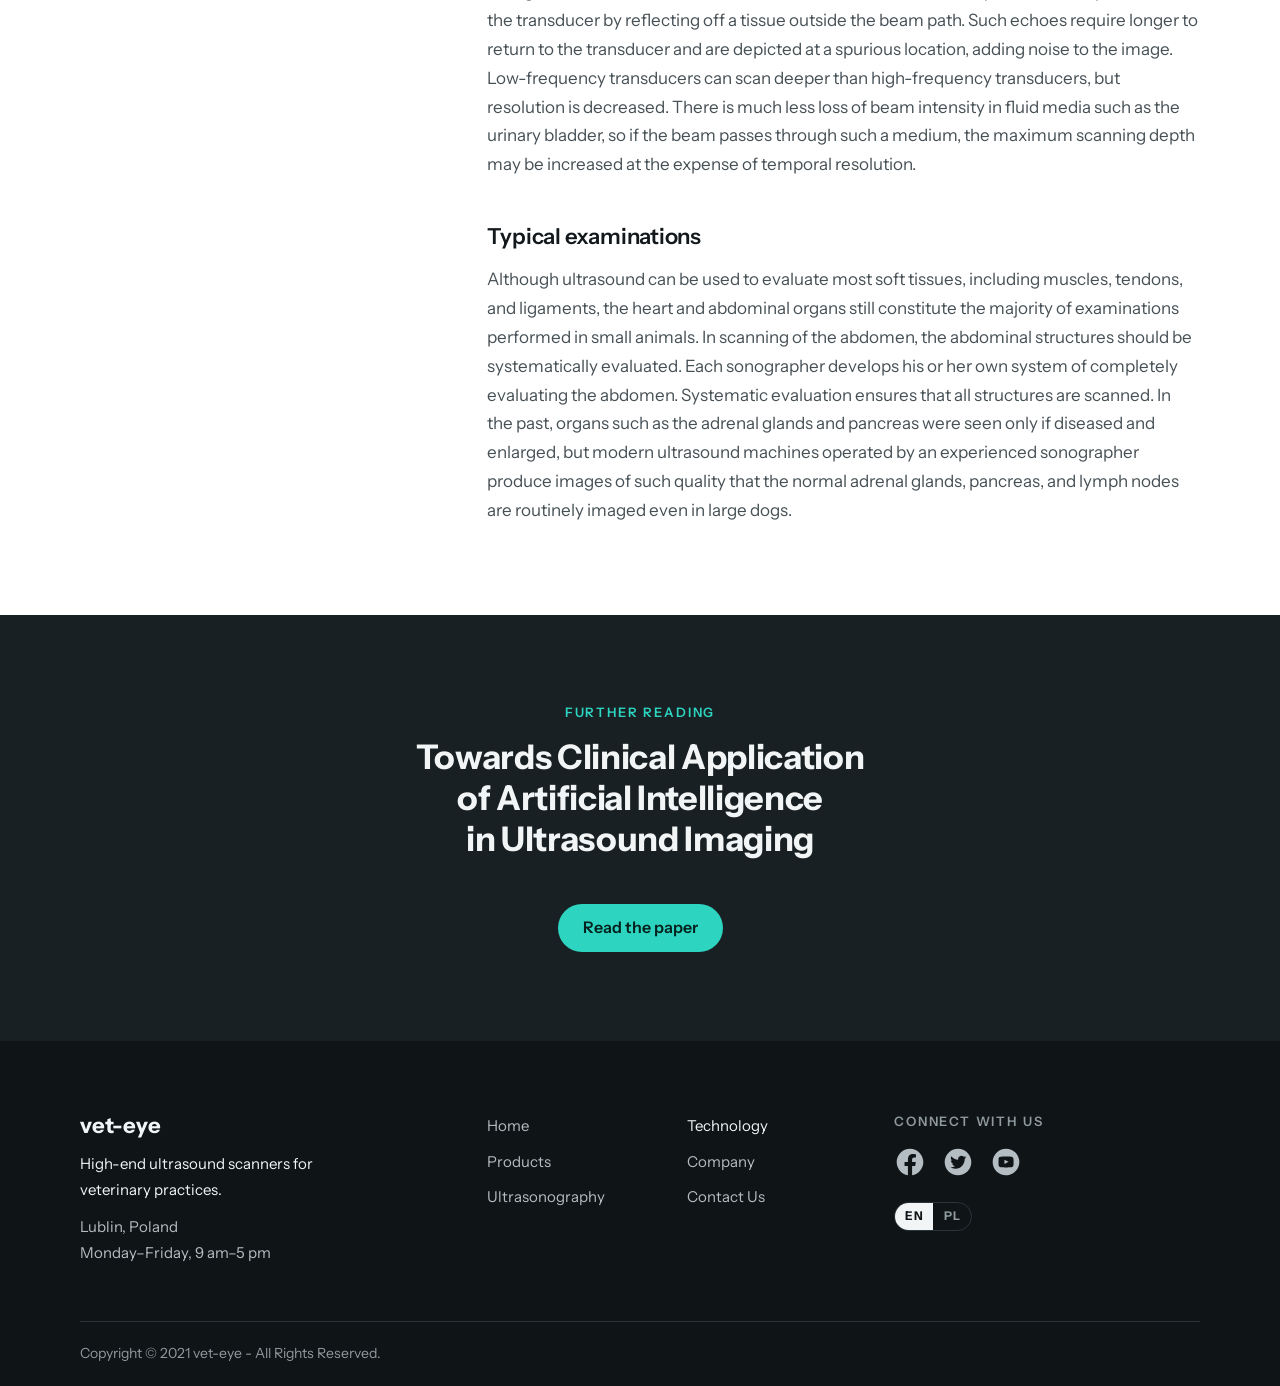
<file: technology-1.html>
<!DOCTYPE html>
<html lang="en" data-page="technology">
<head>
<meta charset="utf-8">
<meta name="viewport" content="width=device-width, initial-scale=1">
<title>Technology | vet-eye</title>
<meta name="description" content="How ultrasonography works: B-mode imaging, transducers, limits of the method and typical examinations.">
<meta name="theme-color" content="#0f1416">
<link rel="icon" href="assets/img/favicon-32.png" sizes="32x32">
<link rel="icon" href="assets/img/favicon-192.png" sizes="192x192">
<link rel="apple-touch-icon" href="assets/img/favicon-180.png">
<link rel="manifest" href="manifest.webmanifest">
<link rel="preload" href="assets/fonts/instrument-sans-latin.woff2" as="font" type="font/woff2" crossorigin>
<link rel="stylesheet" href="assets/css/style.css">
<script>(function(d){var l;try{l=localStorage.getItem('vet-eye-lang')}catch(e){}if(l!=='en'&&l!=='pl')l=/^pl/i.test(navigator.language||'')?'pl':'en';if(l!=='en'){d.classList.add('js');setTimeout(function(){d.classList.add('ready')},3000)}})(document.documentElement);</script>
</head>
<body>
<div id="site-header">
<a class="skip-link" href="#main" data-i18n="chrome.skip">Skip to content</a>
<header class="site-header"><div class="container bar">
  <a class="logo" href="index.html">vet-eye</a>
  <nav class="main-nav" aria-label="Site" data-i18n-attr="aria-label:chrome.siteNav"><ul>
    <li><a href="index.html" data-nav="home" data-i18n="nav.home">Home</a></li>
    <li><a href="products.html" data-nav="products" data-i18n="nav.products">Products</a></li>
    <li><a href="ultrasonography.html" data-nav="ultrasonography" data-i18n="nav.ultrasonography">Ultrasonography</a></li>
    <li><a href="technology-1.html" data-nav="technology" aria-current="page" data-i18n="nav.technology">Technology</a></li>
    <li><a href="company.html" data-nav="company" data-i18n="nav.company">Company</a></li>
    <li><a href="contact-us.html" data-nav="contact" data-i18n="nav.contact">Contact Us</a></li>
  </ul></nav>
  <div class="lang-switch" role="group" aria-label="Language" data-i18n-attr="aria-label:chrome.language"><button type="button" data-set-lang="en" lang="en">EN</button><button type="button" data-set-lang="pl" lang="pl">PL</button></div>
  <button class="nav-toggle" type="button" aria-expanded="false" aria-controls="drawer" aria-label="Open navigation" data-i18n-attr="aria-label:chrome.menuOpen"><svg viewBox="0 0 24 24" fill="currentColor" aria-hidden="true"><path fill-rule="evenodd" d="M19 8H5a1 1 0 1 1 0-2h14a1 1 0 0 1 0 2zm0 5.097H5a1 1 0 1 1 0-2h14a1 1 0 1 1 0 2zm0 5.25H5a1 1 0 1 1 0-2h14a1 1 0 1 1 0 2z"/></svg></button>
</div></header>
</div>
<main id="main">
<section class="page-head"><div class="container">
  <p class="eyebrow" data-i18n="technology.title">Technology</p>
  <h1 class="display" data-i18n="technology.articleTitle">How ultrasonography works</h1>
</div></section>
<section class="section flush-top"><div class="container">
  <div class="grid cols-4-8">
    <figure class="sticky-figure"><img src="assets/img/ultrasonography-tech.webp" alt="" width="800" height="803"><img src="assets/img/photo-library/08-quality-control.webp" alt="" width="1536" height="1024" loading="lazy" decoding="async"></figure>
    <div class="rte" data-i18n="technology.body"><p>Ultrasonography is the second most commonly used imaging format in veterinary practice. It uses ultrasonic sound waves in the frequency range of 1.5–15 megahertz (MHz) to create images of body structures based on the pattern of echoes reflected from the tissues and organs being imaged.</p><h3>How the image is formed</h3><p>Several types of image formats can be displayed. The most familiar one (and the one that creates the actual image of anatomy) is B-mode grayscale scanning. The sound beam is produced by a transducer placed in contact with and acoustically coupled by means of a transmission gel to the animal. An ultrashort pulse of sound is directed into the animal, after which the transducer switches to the receive mode. Echoes occur as the sound beam changes velocity while passing from a tissue of one density to one of another density, even when the change occurs at nearly microscopic levels. The greater the change in velocity, the greater the strength of the echo. A small percentage of these echoes are reflected back to the transducer, which then reconverts the energy of the echoes into electrical impulses recorded by the computer in the ultrasound machine. The strength of the echo, the time required for the echo to return after the pulse, and the direction in which the sound beam was sent are all recorded. Using information from multiple echoes, the machine creates an image that represents the appearance of the tissues when cut in the same plane on an anatomic specimen.</p><h3>Real-time scanning</h3><p>In modern scanning systems, the sound beam is swept through the body many times per second, producing a dynamic, real-time image that changes as the transducer is moved across the body. This real-time image is easier to interpret and allows the examiner to scan continuously until a satisfactory image is obtained. The image may then be frozen and recorded in a digital format, which also allows for recording of short segments of the real-time scan. As for radiography and all other medical imaging systems, the accepted, legal format for digital ultrasound images is the DICOM III standard.</p><h3>Limits of the method</h3><p>Ultrasonography cannot be used to scan gas-filled or bony tissues. The sound beam is totally reflected at soft tissue/gas interfaces and absorbed at soft tissue/bone interfaces. Gas and bone also “shadow” any other organs beyond them. Bowel gas can inhibit imaging of adjacent abdominal organs, and the heart must be imaged from locations that do not require the sound beam to pass through the lungs.</p><p>Sonographic imaging is also limited in regard to the depth of tissue that can be examined. Most scanners will display tissues to a depth of ~24 cm, but the image is often quite noisy at that depth. This is because most tissue echoes do not return directly to the transducer but are reflected in some other direction. By a depth of 24 cm, the loss of energy from the sound beam results in echoes so weak the scanner cannot separate the returning echoes from the background electronic noise. In addition, some echoes not directly reflected may return to the transducer by reflecting off a tissue outside the beam path. Such echoes require longer to return to the transducer and are depicted at a spurious location, adding noise to the image. Low-frequency transducers can scan deeper than high-frequency transducers, but resolution is decreased. There is much less loss of beam intensity in fluid media such as the urinary bladder, so if the beam passes through such a medium, the maximum scanning depth may be increased at the expense of temporal resolution.</p><h3>Typical examinations</h3><p>Although ultrasound can be used to evaluate most soft tissues, including muscles, tendons, and ligaments, the heart and abdominal organs still constitute the majority of examinations performed in small animals. In scanning of the abdomen, the abdominal structures should be systematically evaluated. Each sonographer develops his or her own system of completely evaluating the abdomen. Systematic evaluation ensures that all structures are scanned. In the past, organs such as the adrenal glands and pancreas were seen only if diseased and enlarged, but modern ultrasound machines operated by an experienced sonographer produce images of such quality that the normal adrenal glands, pancreas, and lymph nodes are routinely imaged even in large dogs.</p></div>
  </div>
</div></section>
<section class="section dark"><div class="container">
  <div class="cta">
    <p class="eyebrow" data-i18n="technology.linksTitle">Further reading</p>
    <h2 class="heading" data-i18n="technology.ctaTitle">Towards Clinical Application of Artificial Intelligence in Ultrasound Imaging</h2>
    <a class="btn" href="https://www.mdpi.com/2227-9059/9/7/720/pdf" target="_blank" rel="noopener" data-i18n="technology.ctaButton">Read the paper</a>
  </div>
</div></section>
</main>
<div id="site-footer"></div>
<noscript><p class="center noscript-nav"><a href="index.html">Home</a> · <a href="products.html">Products</a> · <a href="ultrasonography.html">Ultrasonography</a> · <a href="technology-1.html">Technology</a> · <a href="company.html">Company</a> · <a href="contact-us.html">Contact Us</a></p></noscript>
<script src="assets/js/i18n.js"></script>
<script src="assets/js/site.js"></script>
</body>
</html>
</file>
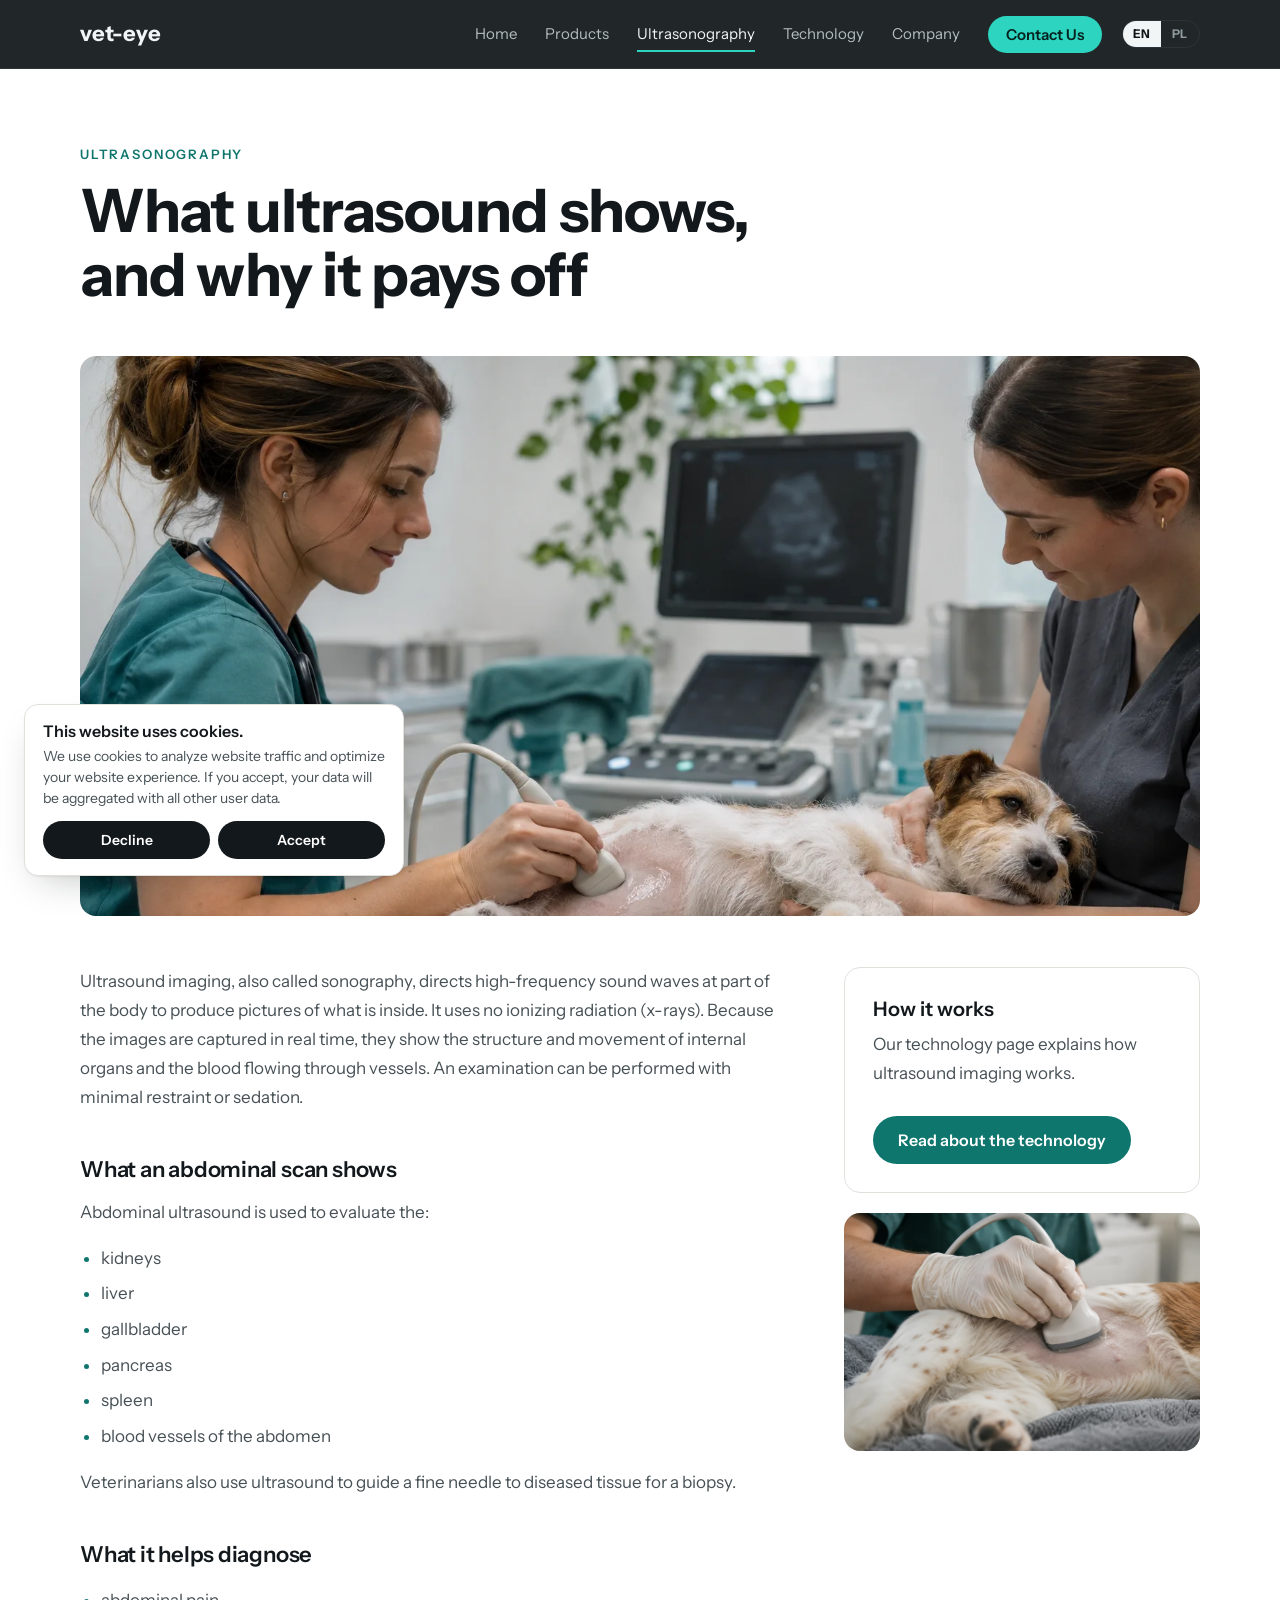
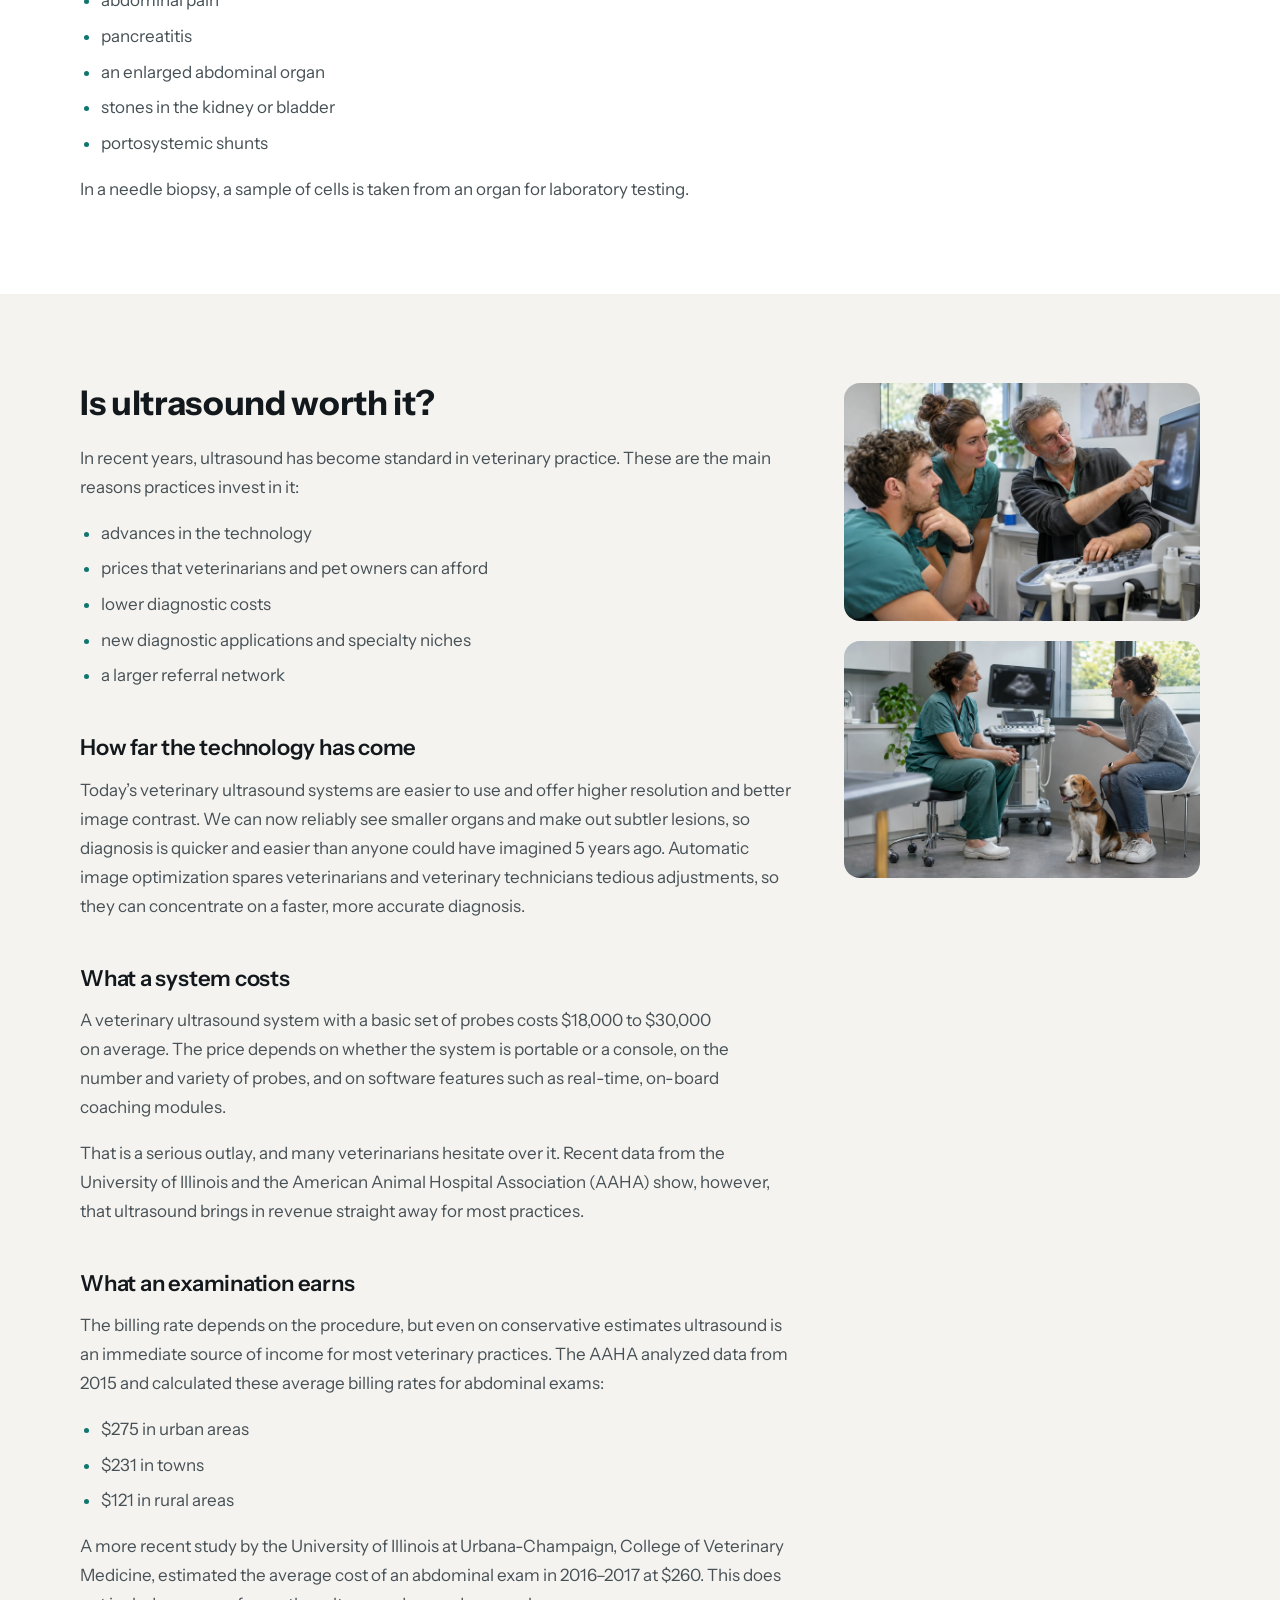
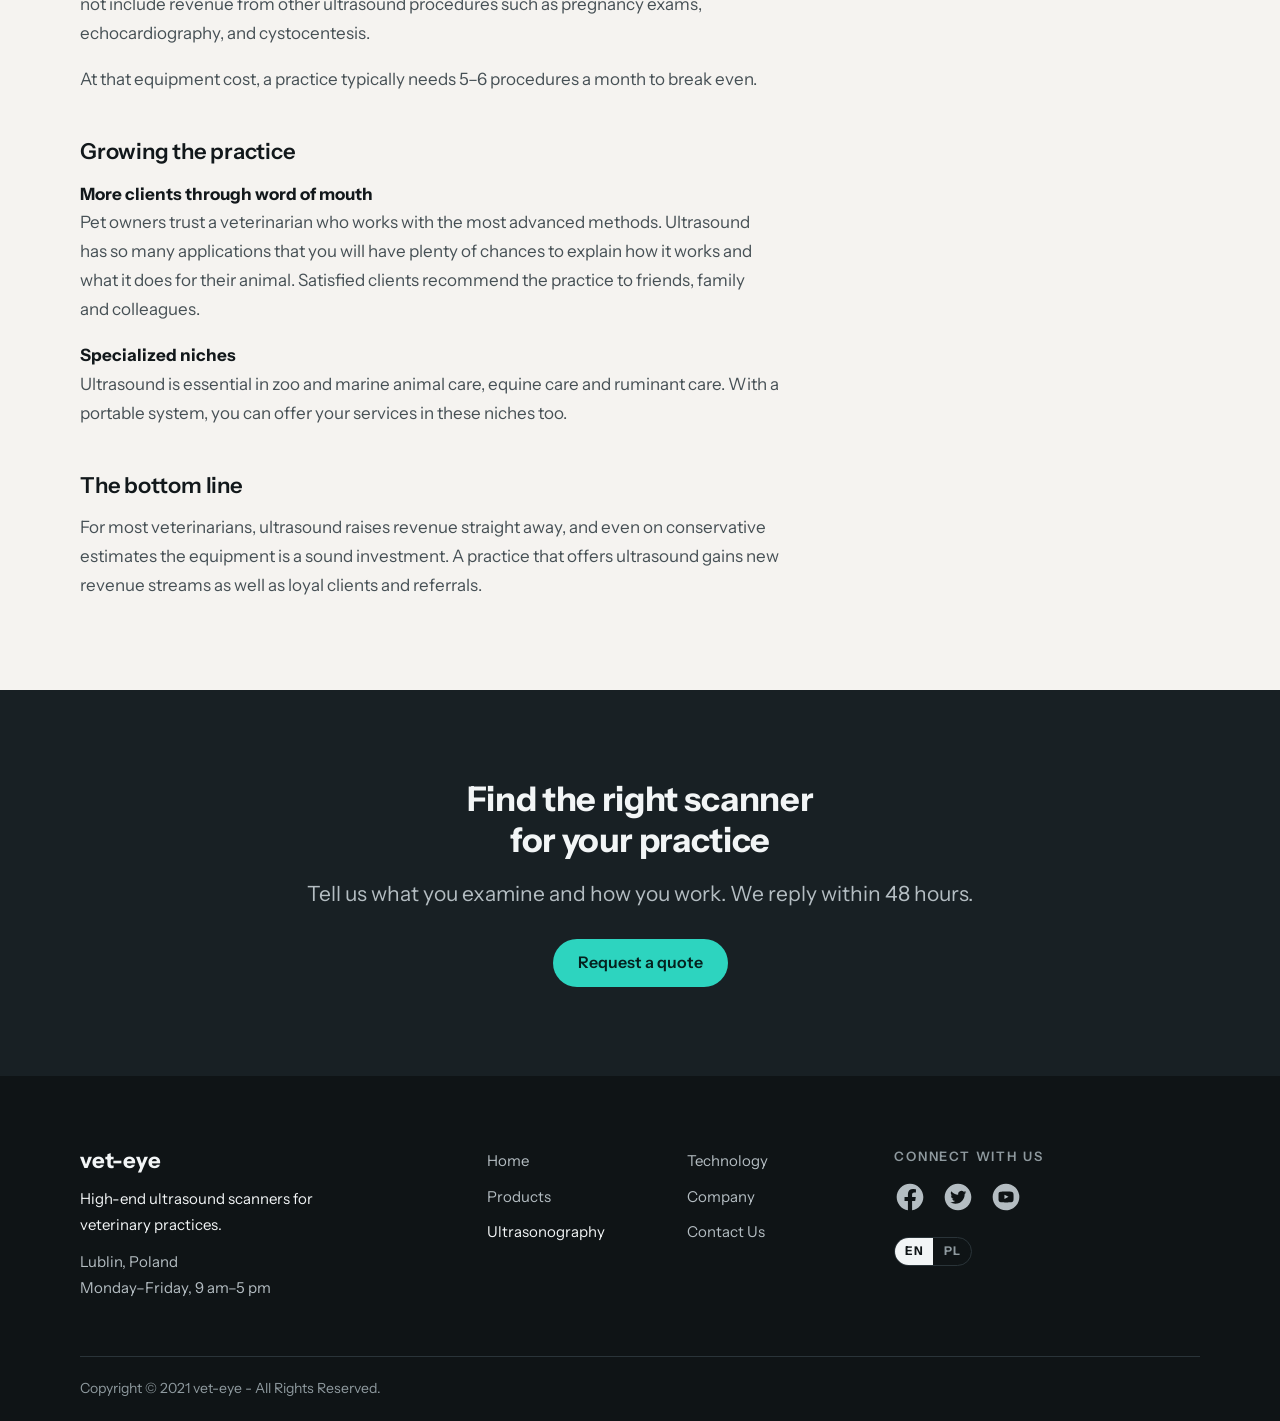
<file: ultrasonography.html>
<!DOCTYPE html>
<html lang="en" data-page="ultrasonography">
<head>
<meta charset="utf-8">
<meta name="viewport" content="width=device-width, initial-scale=1">
<title>Ultrasonography | vet-eye</title>
<meta name="description" content="What veterinary ultrasound is, what it is used for and whether it pays off for a practice.">
<meta name="theme-color" content="#0f1416">
<link rel="icon" href="assets/img/favicon-32.png" sizes="32x32">
<link rel="icon" href="assets/img/favicon-192.png" sizes="192x192">
<link rel="apple-touch-icon" href="assets/img/favicon-180.png">
<link rel="manifest" href="manifest.webmanifest">
<link rel="preload" href="assets/fonts/instrument-sans-latin.woff2" as="font" type="font/woff2" crossorigin>
<link rel="stylesheet" href="assets/css/style.css">
<script>(function(d){var l;try{l=localStorage.getItem('vet-eye-lang')}catch(e){}if(l!=='en'&&l!=='pl')l=/^pl/i.test(navigator.language||'')?'pl':'en';if(l!=='en'){d.classList.add('js');setTimeout(function(){d.classList.add('ready')},3000)}})(document.documentElement);</script>
</head>
<body>
<div id="site-header">
<a class="skip-link" href="#main" data-i18n="chrome.skip">Skip to content</a>
<header class="site-header"><div class="container bar">
  <a class="logo" href="index.html">vet-eye</a>
  <nav class="main-nav" aria-label="Site" data-i18n-attr="aria-label:chrome.siteNav"><ul>
    <li><a href="index.html" data-nav="home" data-i18n="nav.home">Home</a></li>
    <li><a href="products.html" data-nav="products" data-i18n="nav.products">Products</a></li>
    <li><a href="ultrasonography.html" data-nav="ultrasonography" aria-current="page" data-i18n="nav.ultrasonography">Ultrasonography</a></li>
    <li><a href="technology-1.html" data-nav="technology" data-i18n="nav.technology">Technology</a></li>
    <li><a href="company.html" data-nav="company" data-i18n="nav.company">Company</a></li>
    <li><a href="contact-us.html" data-nav="contact" data-i18n="nav.contact">Contact Us</a></li>
  </ul></nav>
  <div class="lang-switch" role="group" aria-label="Language" data-i18n-attr="aria-label:chrome.language"><button type="button" data-set-lang="en" lang="en">EN</button><button type="button" data-set-lang="pl" lang="pl">PL</button></div>
  <button class="nav-toggle" type="button" aria-expanded="false" aria-controls="drawer" aria-label="Open navigation" data-i18n-attr="aria-label:chrome.menuOpen"><svg viewBox="0 0 24 24" fill="currentColor" aria-hidden="true"><path fill-rule="evenodd" d="M19 8H5a1 1 0 1 1 0-2h14a1 1 0 0 1 0 2zm0 5.097H5a1 1 0 1 1 0-2h14a1 1 0 1 1 0 2zm0 5.25H5a1 1 0 1 1 0-2h14a1 1 0 1 1 0 2z"/></svg></button>
</div></header>
</div>
<main id="main">
<section class="page-head"><div class="container">
  <p class="eyebrow" data-i18n="nav.ultrasonography">Ultrasonography</p>
  <h1 class="display" data-i18n="ultrasonography.title">What ultrasound shows, and why it pays off</h1>
</div></section>
<section class="section flush-top"><div class="container">
  <img class="banner-img" src="assets/img/photo-library/02-dog-ultrasound.webp" alt="Veterinarian scanning a dog's abdomen while an assistant supports it" data-i18n-attr="alt:img.dogUltrasound" width="1536" height="1024">
  <div class="grid cols-8-4">
    <div class="rte" data-i18n="ultrasonography.body"><p>Ultrasound imaging, also called sonography, directs high-frequency sound waves at part of the body to produce pictures of what is inside. It uses no ionizing radiation (x-rays). Because the images are captured in real time, they show the structure and movement of internal organs and the blood flowing through vessels. An examination can be performed with minimal restraint or sedation.</p>
<h3>What an abdominal scan shows</h3>
<p>Abdominal ultrasound is used to evaluate the:</p>
<ul>
  <li>kidneys</li>
  <li>liver</li>
  <li>gallbladder</li>
  <li>pancreas</li>
  <li>spleen</li>
  <li>blood vessels of the abdomen</li>
</ul>
<p>Veterinarians also use ultrasound to guide a fine needle to diseased tissue for a biopsy.</p>
<h3>What it helps diagnose</h3>
<ul>
  <li>abdominal pain</li>
  <li>pancreatitis</li>
  <li>an enlarged abdominal organ</li>
  <li>stones in the kidney or bladder</li>
  <li>portosystemic shunts</li>
</ul>
<p>In a needle biopsy, a sample of cells is taken from an organ for laboratory testing.</p></div>
    <div class="side-sticky side-stack">
    <aside class="card aside-card">
      <h2 class="subheading" data-i18n="ultrasonography.learnTitle">How it works</h2>
      <p data-i18n="ultrasonography.learnText">Our technology page explains how ultrasound imaging works.</p>
      <p class="btn-row"><a class="btn" href="technology-1.html" data-i18n="ultrasonography.learnButton">Read about the technology</a></p>
    </aside>
    <img class="side-img" src="assets/img/photo-library/05-probe-detail.webp" alt="Gloved hand holding an ultrasound probe against a dog's clipped abdomen" data-i18n-attr="alt:img.probe" width="1536" height="1024" loading="lazy" decoding="async">
    </div>
  </div>
</div></section>
<section class="section soft"><div class="container">
  <div class="grid cols-8-4">
    <div>
      <h2 class="heading" data-i18n="ultrasonography.worthTitle">Is ultrasound worth it?</h2>
      <div class="rte" data-i18n="ultrasonography.worthBody"><p>In recent years, ultrasound has become standard in veterinary practice. These are the main reasons practices invest in it:</p>
<ul>
  <li>advances in the technology</li>
  <li>prices that veterinarians and pet owners can afford</li>
  <li>lower diagnostic costs</li>
  <li>new diagnostic applications and specialty niches</li>
  <li>a larger referral network</li>
</ul>
<h3>How far the technology has come</h3>
<p>Today’s veterinary ultrasound systems are easier to use and offer higher resolution and better image contrast. We can now reliably see smaller organs and make out subtler lesions, so diagnosis is quicker and easier than anyone could have imagined 5 years ago. Automatic image optimization spares veterinarians and veterinary technicians tedious adjustments, so they can concentrate on a faster, more accurate diagnosis.</p>
<h3>What a system costs</h3>
<p>A veterinary ultrasound system with a basic set of probes costs $18,000 to $30,000 on average. The price depends on whether the system is portable or a console, on the number and variety of probes, and on software features such as real-time, on-board coaching modules.</p>
<p>That is a serious outlay, and many veterinarians hesitate over it. Recent data from the University of Illinois and the American Animal Hospital Association (AAHA) show, however, that ultrasound brings in revenue straight away for most practices.</p>
<h3>What an examination earns</h3>
<p>The billing rate depends on the procedure, but even on conservative estimates ultrasound is an immediate source of income for most veterinary practices. The AAHA analyzed data from 2015 and calculated these average billing rates for abdominal exams:</p>
<ul>
  <li>$275 in urban areas</li>
  <li>$231 in towns</li>
  <li>$121 in rural areas</li>
</ul>
<p>A more recent study by the University of Illinois at Urbana-Champaign, College of Veterinary Medicine, estimated the average cost of an abdominal exam in 2016–2017 at $260. This does not include revenue from other ultrasound procedures such as pregnancy exams, echocardiography, and cystocentesis.</p>
<p>At that equipment cost, a practice typically needs 5–6 procedures a month to break even.</p>
<h3>Growing the practice</h3>
<p><strong>More clients through word of mouth</strong><br>Pet owners trust a veterinarian who works with the most advanced methods. Ultrasound has so many applications that you will have plenty of chances to explain how it works and what it does for their animal. Satisfied clients recommend the practice to friends, family and colleagues.</p>
<p><strong>Specialized niches</strong><br>Ultrasound is essential in zoo and marine animal care, equine care and ruminant care. With a portable system, you can offer your services in these niches too.</p>
<h3>The bottom line</h3>
<p>For most veterinarians, ultrasound raises revenue straight away, and even on conservative estimates the equipment is a sound investment. A practice that offers ultrasound gains new revenue streams as well as loyal clients and referrals.</p></div>
    </div>
    <div class="side-sticky side-stack"><img class="side-img" src="assets/img/photo-library/06-clinical-training.webp" alt="" width="1536" height="1024" loading="lazy" decoding="async"><img class="side-img" src="assets/img/photo-library/09-vet-consultation.webp" alt="" width="1536" height="1024" loading="lazy" decoding="async"></div>
  </div>
</div></section>
<section class="section dark"><div class="container">
  <div class="cta">
    <h2 class="heading" data-i18n="cta.title">Find the right scanner for your practice</h2>
    <p class="lead" data-i18n="cta.text">Tell us what you examine and how you work. We reply within 48 hours.</p>
    <a class="btn" href="contact-us.html" data-i18n="cta.quote">Request a quote</a>
  </div>
</div></section>
</main>
<div id="site-footer"></div>
<noscript><p class="center noscript-nav"><a href="index.html">Home</a> · <a href="products.html">Products</a> · <a href="ultrasonography.html">Ultrasonography</a> · <a href="technology-1.html">Technology</a> · <a href="company.html">Company</a> · <a href="contact-us.html">Contact Us</a></p></noscript>
<script src="assets/js/i18n.js"></script>
<script src="assets/js/site.js"></script>
</body>
</html>
</file>
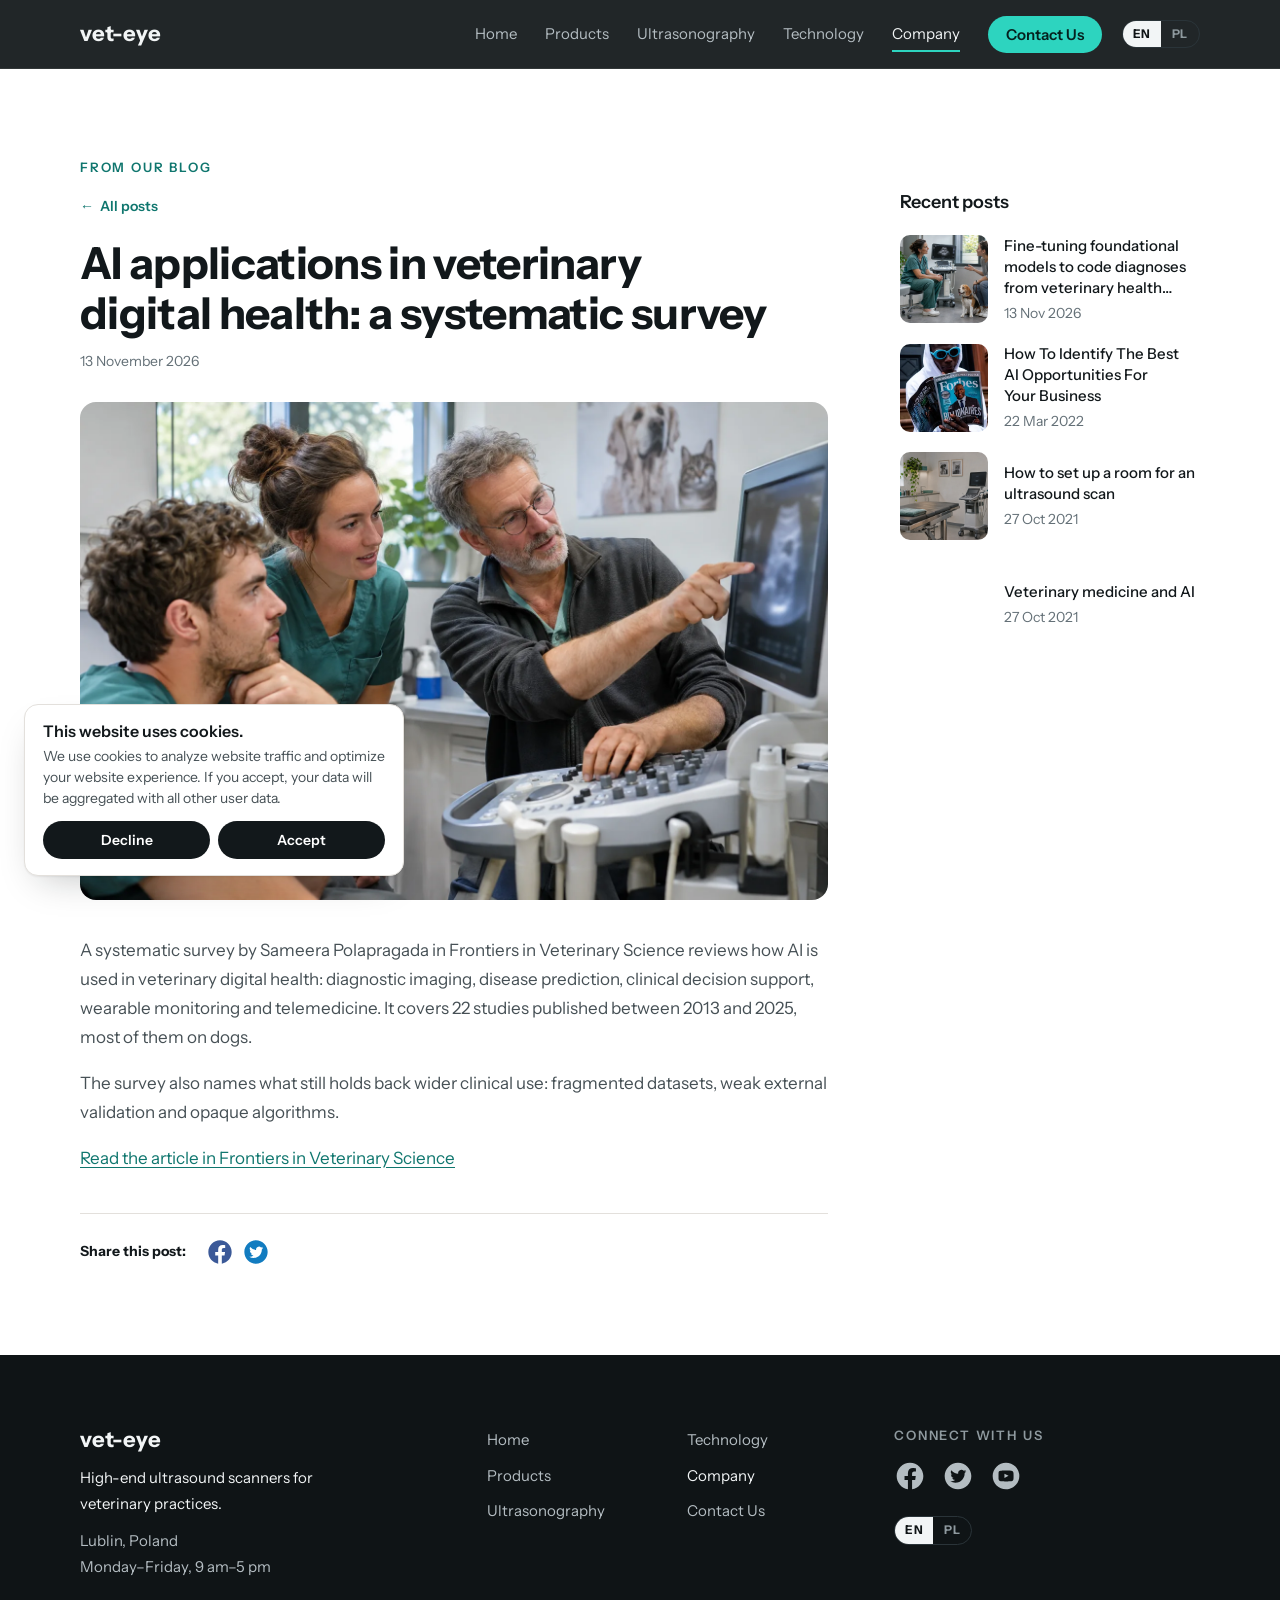
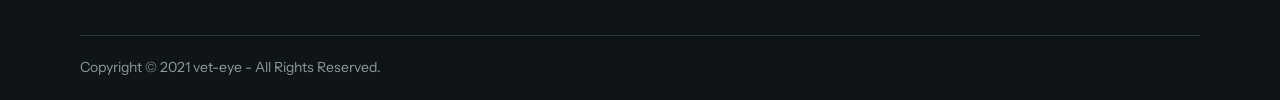
<file: company/f/ai-applications-in-veterinary-digital-health.html>
<!DOCTYPE html>
<html lang="en" data-page="postSurvey" data-nav="company">
<head>
<meta charset="utf-8">
<meta name="viewport" content="width=device-width, initial-scale=1">
<title>AI applications in veterinary digital health: a systematic survey | vet-eye</title>
<meta name="description" content="A systematic survey in Frontiers in Veterinary Science of how AI is used in veterinary digital health, from diagnostic imaging to telemedicine.">
<meta name="theme-color" content="#0f1416">
<link rel="icon" href="../../assets/img/favicon-32.png" sizes="32x32">
<link rel="icon" href="../../assets/img/favicon-192.png" sizes="192x192">
<link rel="apple-touch-icon" href="../../assets/img/favicon-180.png">
<link rel="manifest" href="../../manifest.webmanifest">
<link rel="preload" href="../../assets/fonts/instrument-sans-latin.woff2" as="font" type="font/woff2" crossorigin>
<link rel="stylesheet" href="../../assets/css/style.css">
<script>(function(d){var l;try{l=localStorage.getItem('vet-eye-lang')}catch(e){}if(l!=='en'&&l!=='pl')l=/^pl/i.test(navigator.language||'')?'pl':'en';if(l!=='en'){d.classList.add('js');setTimeout(function(){d.classList.add('ready')},3000)}})(document.documentElement);</script>
</head>
<body>
<div id="site-header">
<a class="skip-link" href="#main" data-i18n="chrome.skip">Skip to content</a>
<header class="site-header"><div class="container bar">
  <a class="logo" href="../../index.html">vet-eye</a>
  <nav class="main-nav" aria-label="Site" data-i18n-attr="aria-label:chrome.siteNav"><ul>
    <li><a href="../../index.html" data-nav="home" data-i18n="nav.home">Home</a></li>
    <li><a href="../../products.html" data-nav="products" data-i18n="nav.products">Products</a></li>
    <li><a href="../../ultrasonography.html" data-nav="ultrasonography" data-i18n="nav.ultrasonography">Ultrasonography</a></li>
    <li><a href="../../technology-1.html" data-nav="technology" data-i18n="nav.technology">Technology</a></li>
    <li><a href="../../company.html" data-nav="company" aria-current="page" data-i18n="nav.company">Company</a></li>
    <li><a href="../../contact-us.html" data-nav="contact" data-i18n="nav.contact">Contact Us</a></li>
  </ul></nav>
  <div class="lang-switch" role="group" aria-label="Language" data-i18n-attr="aria-label:chrome.language"><button type="button" data-set-lang="en" lang="en">EN</button><button type="button" data-set-lang="pl" lang="pl">PL</button></div>
  <button class="nav-toggle" type="button" aria-expanded="false" aria-controls="drawer" aria-label="Open navigation" data-i18n-attr="aria-label:chrome.menuOpen"><svg viewBox="0 0 24 24" fill="currentColor" aria-hidden="true"><path fill-rule="evenodd" d="M19 8H5a1 1 0 1 1 0-2h14a1 1 0 0 1 0 2zm0 5.097H5a1 1 0 1 1 0-2h14a1 1 0 1 1 0 2zm0 5.25H5a1 1 0 1 1 0-2h14a1 1 0 1 1 0 2z"/></svg></button>
</div></header>
</div>
<main id="main">
<section class="section" id="blog"><div class="container">
  <p class="eyebrow" data-i18n="blog.title">From our blog</p>
  <div class="post-layout">
    <article class="post">
      <a class="all-posts" href="../../company.html#blog" data-i18n="blog.allPosts">All posts</a>
      <h1 class="post-title" data-i18n="blog.surveyTitle">AI applications in veterinary digital health: a systematic survey</h1>
      <p class="date" data-i18n="blog.dateNov13">13 November 2026</p>
      <figure><img src="../../assets/img/photo-library/06-clinical-training.webp" alt="" width="1536" height="1024"></figure>
      <div class="rte" data-i18n="postSurvey.body"><p>A systematic survey by Sameera Polapragada in Frontiers in Veterinary Science reviews how AI is used in veterinary digital health: diagnostic imaging, disease prediction, clinical decision support, wearable monitoring and telemedicine. It covers 22 studies published between 2013 and 2025, most of them on dogs.</p>
<p>The survey also names what still holds back wider clinical use: fragmented datasets, weak external validation and opaque algorithms.</p>
<p><a href="https://www.frontiersin.org/journals/veterinary-science/articles/10.3389/fvets.2026.1853395/full" target="_blank" rel="noopener">Read the article in Frontiers in Veterinary Science</a></p></div>
      <div class="share"><p data-i18n="blog.share">Share this post:</p>
        <a class="facebook" href="https://www.facebook.com/sharer/sharer.php?u=https%3A%2F%2Ftu2.app%2Fcompany%2Ff%2Fai-applications-in-veterinary-digital-health" target="_blank" rel="noopener" aria-label="Share on Facebook" data-i18n-attr="aria-label:blog.shareFacebook"><svg viewBox="0 0 24 24" fill="currentColor" aria-hidden="true"><path fill-rule="evenodd" d="M22 12.061C22 6.505 17.523 2 12 2S2 6.505 2 12.061c0 5.022 3.657 9.184 8.438 9.939v-7.03h-2.54v-2.91h2.54V9.845c0-2.522 1.492-3.915 3.777-3.915 1.094 0 2.238.197 2.238.197v2.476h-1.26c-1.243 0-1.63.775-1.63 1.57v1.888h2.773l-.443 2.908h-2.33V22c4.78-.755 8.437-4.917 8.437-9.939z"/></svg></a>
        <a class="twitter" href="https://twitter.com/intent/tweet?url=https%3A%2F%2Ftu2.app%2Fcompany%2Ff%2Fai-applications-in-veterinary-digital-health" target="_blank" rel="noopener" aria-label="Share on Twitter" data-i18n-attr="aria-label:blog.shareTwitter"><svg viewBox="0 0 24 24" fill="currentColor" aria-hidden="true"><path d="M22 12c0-5.524-4.477-10-10-10C6.478 2 2 6.478 2 12c0 5.523 4.478 10 10 10 5.523 0 10-4.477 10-10zm-3.795-3.516c-.33.492-.749.926-1.23 1.271l.008.319c0 3.255-2.477 7.005-7.006 7.005a6.968 6.968 0 01-3.773-1.107 4.94 4.94 0 003.645-1.019 2.466 2.466 0 01-2.3-1.71 2.464 2.464 0 001.112-.042 2.465 2.465 0 01-1.975-2.413v-.032c.333.185.711.295 1.115.309a2.461 2.461 0 01-.762-3.286 6.987 6.987 0 005.075 2.572 2.462 2.462 0 014.196-2.245 4.986 4.986 0 001.564-.597A2.469 2.469 0 0116.79 8.87a4.936 4.936 0 001.414-.387z"/></svg></a>
      </div>
    </article>
    <aside class="recent">
      <h2 class="recent-title" data-i18n="blog.recent">Recent posts</h2>
      <ul>
        <li><a href="fine-tuning-models-to-code-veterinary-diagnoses.html"><img src="../../assets/img/photo-library/09-vet-consultation.webp" alt="" width="1536" height="1024" loading="lazy" decoding="async"><div><p class="title" data-i18n="blog.codingTitle">Fine-tuning foundational models to code diagnoses from veterinary health records</p><p class="date" data-i18n="blog.dateNov13Short">13 Nov 2026</p></div></a></li>
        <li><a href="how-to-identify-the-best-ai-opportunities-for-your-business.html"><img src="../../assets/img/blog-ai-opportunities.webp" alt="" width="905" height="613" loading="lazy" decoding="async"><div><p class="title" data-i18n="blog.aiTitle">How To Identify The Best AI Opportunities For Your Business</p><p class="date" data-i18n="blog.dateMar22Short">22 Mar 2022</p></div></a></li>
        <li><a href="how-to-properly-set-up-a-room-for-usg-scanning.html"><img src="../../assets/img/photo-library/04-scan-room.webp" alt="" width="1536" height="1024" loading="lazy" decoding="async"><div><p class="title" data-i18n="blog.usgTitle">How to set up a room for an ultrasound scan</p><p class="date" data-i18n="blog.dateOct27Short">27 Oct 2021</p></div></a></li>
        <li><a href="veterinary-medicine-and-ai.html"><img src="../../assets/img/blog-vet-ai.webp" alt="" width="1280" height="853" loading="lazy" decoding="async"><div><p class="title" data-i18n="blog.vetTitle">Veterinary medicine and AI</p><p class="date" data-i18n="blog.dateOct27Short">27 Oct 2021</p></div></a></li>
      </ul>
    </aside>
  </div>
</div></section>
</main>
<div id="site-footer"></div>
<noscript><p class="center noscript-nav"><a href="../../index.html">Home</a> · <a href="../../products.html">Products</a> · <a href="../../ultrasonography.html">Ultrasonography</a> · <a href="../../technology-1.html">Technology</a> · <a href="../../company.html">Company</a> · <a href="../../contact-us.html">Contact Us</a></p></noscript>
<script src="../../assets/js/i18n.js"></script>
<script src="../../assets/js/site.js"></script>
</body>
</html>
</file>
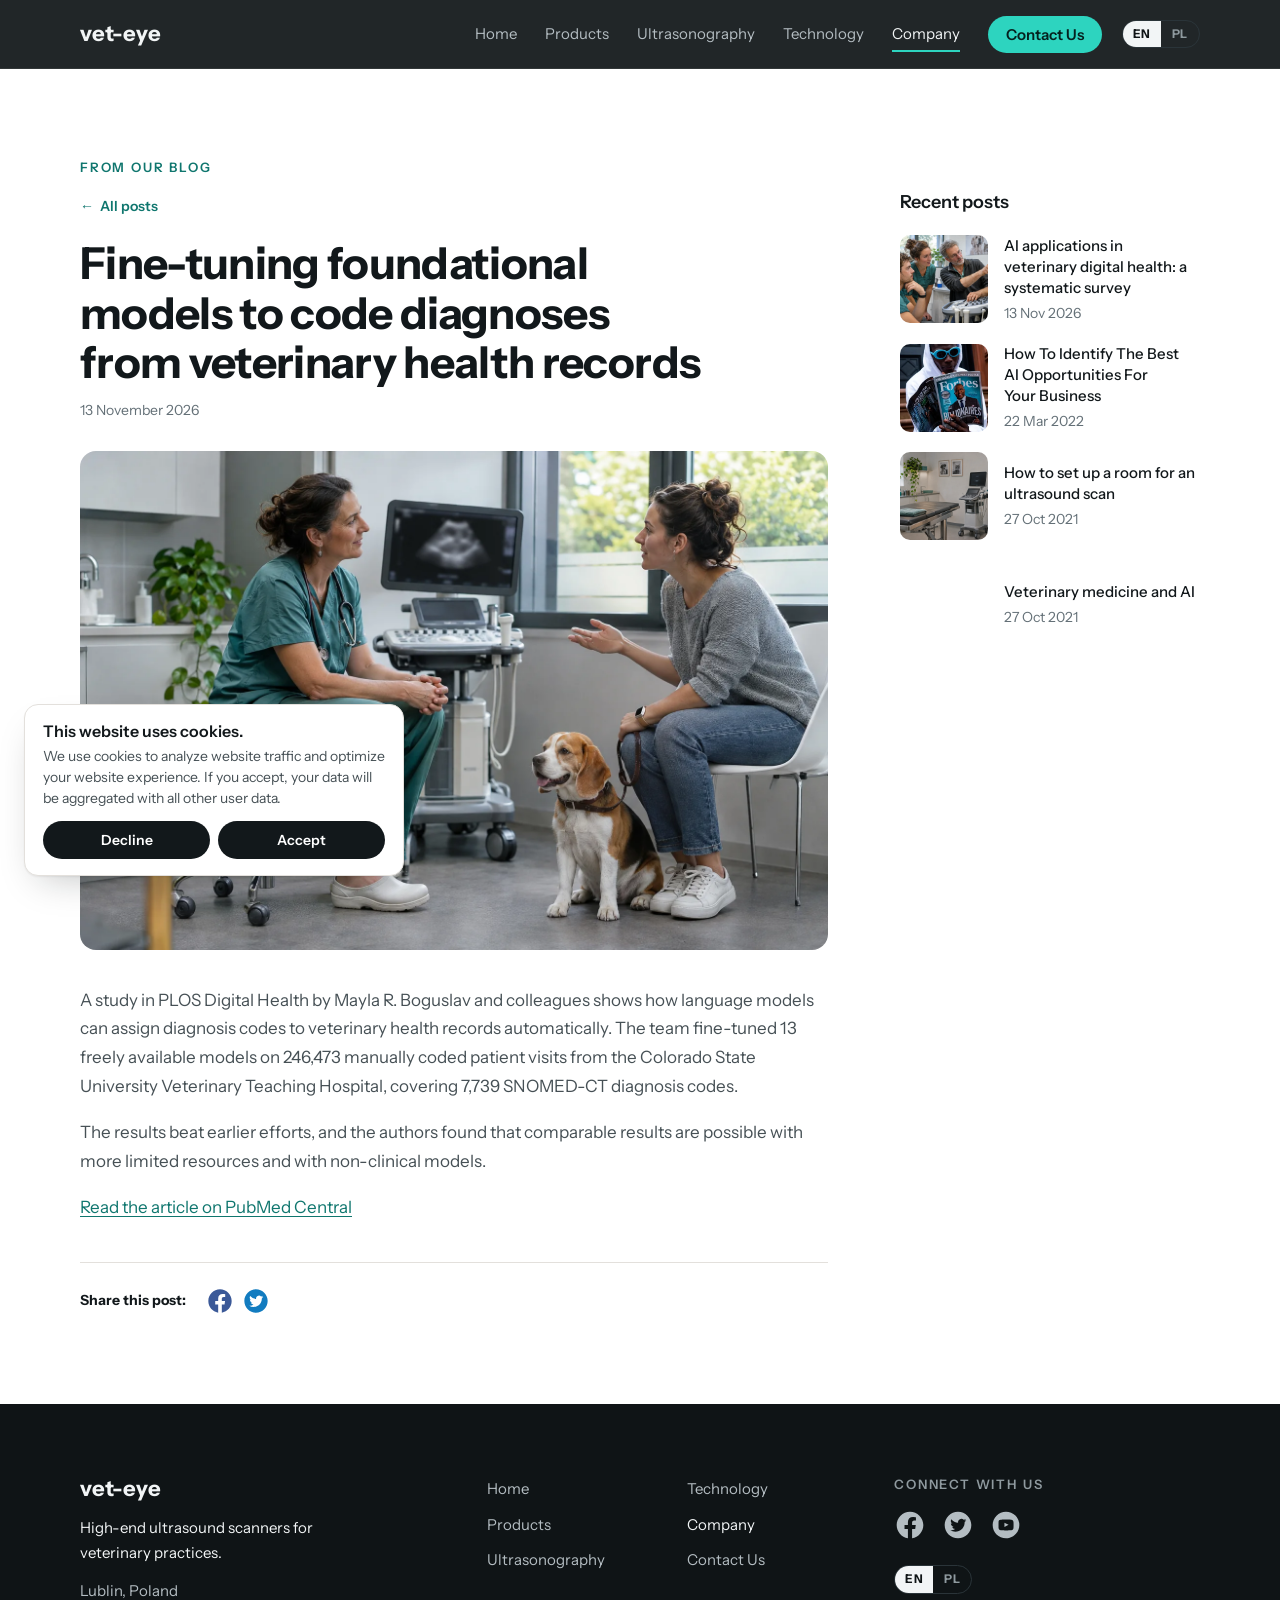
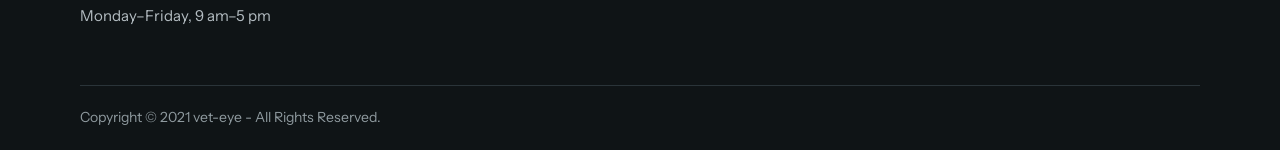
<file: company/f/fine-tuning-models-to-code-veterinary-diagnoses.html>
<!DOCTYPE html>
<html lang="en" data-page="postCoding" data-nav="company">
<head>
<meta charset="utf-8">
<meta name="viewport" content="width=device-width, initial-scale=1">
<title>Fine-tuning foundational models to code diagnoses from veterinary health records | vet-eye</title>
<meta name="description" content="A PLOS Digital Health study on language models that assign diagnosis codes to veterinary health records automatically.">
<meta name="theme-color" content="#0f1416">
<link rel="icon" href="../../assets/img/favicon-32.png" sizes="32x32">
<link rel="icon" href="../../assets/img/favicon-192.png" sizes="192x192">
<link rel="apple-touch-icon" href="../../assets/img/favicon-180.png">
<link rel="manifest" href="../../manifest.webmanifest">
<link rel="preload" href="../../assets/fonts/instrument-sans-latin.woff2" as="font" type="font/woff2" crossorigin>
<link rel="stylesheet" href="../../assets/css/style.css">
<script>(function(d){var l;try{l=localStorage.getItem('vet-eye-lang')}catch(e){}if(l!=='en'&&l!=='pl')l=/^pl/i.test(navigator.language||'')?'pl':'en';if(l!=='en'){d.classList.add('js');setTimeout(function(){d.classList.add('ready')},3000)}})(document.documentElement);</script>
</head>
<body>
<div id="site-header">
<a class="skip-link" href="#main" data-i18n="chrome.skip">Skip to content</a>
<header class="site-header"><div class="container bar">
  <a class="logo" href="../../index.html">vet-eye</a>
  <nav class="main-nav" aria-label="Site" data-i18n-attr="aria-label:chrome.siteNav"><ul>
    <li><a href="../../index.html" data-nav="home" data-i18n="nav.home">Home</a></li>
    <li><a href="../../products.html" data-nav="products" data-i18n="nav.products">Products</a></li>
    <li><a href="../../ultrasonography.html" data-nav="ultrasonography" data-i18n="nav.ultrasonography">Ultrasonography</a></li>
    <li><a href="../../technology-1.html" data-nav="technology" data-i18n="nav.technology">Technology</a></li>
    <li><a href="../../company.html" data-nav="company" aria-current="page" data-i18n="nav.company">Company</a></li>
    <li><a href="../../contact-us.html" data-nav="contact" data-i18n="nav.contact">Contact Us</a></li>
  </ul></nav>
  <div class="lang-switch" role="group" aria-label="Language" data-i18n-attr="aria-label:chrome.language"><button type="button" data-set-lang="en" lang="en">EN</button><button type="button" data-set-lang="pl" lang="pl">PL</button></div>
  <button class="nav-toggle" type="button" aria-expanded="false" aria-controls="drawer" aria-label="Open navigation" data-i18n-attr="aria-label:chrome.menuOpen"><svg viewBox="0 0 24 24" fill="currentColor" aria-hidden="true"><path fill-rule="evenodd" d="M19 8H5a1 1 0 1 1 0-2h14a1 1 0 0 1 0 2zm0 5.097H5a1 1 0 1 1 0-2h14a1 1 0 1 1 0 2zm0 5.25H5a1 1 0 1 1 0-2h14a1 1 0 1 1 0 2z"/></svg></button>
</div></header>
</div>
<main id="main">
<section class="section" id="blog"><div class="container">
  <p class="eyebrow" data-i18n="blog.title">From our blog</p>
  <div class="post-layout">
    <article class="post">
      <a class="all-posts" href="../../company.html#blog" data-i18n="blog.allPosts">All posts</a>
      <h1 class="post-title" data-i18n="blog.codingTitle">Fine-tuning foundational models to code diagnoses from veterinary health records</h1>
      <p class="date" data-i18n="blog.dateNov13">13 November 2026</p>
      <figure><img src="../../assets/img/photo-library/09-vet-consultation.webp" alt="" width="1536" height="1024"></figure>
      <div class="rte" data-i18n="postCoding.body"><p>A study in PLOS Digital Health by Mayla R. Boguslav and colleagues shows how language models can assign diagnosis codes to veterinary health records automatically. The team fine-tuned 13 freely available models on 246,473 manually coded patient visits from the Colorado State University Veterinary Teaching Hospital, covering 7,739 SNOMED-CT diagnosis codes.</p>
<p>The results beat earlier efforts, and the authors found that comparable results are possible with more limited resources and with non-clinical models.</p>
<p><a href="https://pmc.ncbi.nlm.nih.gov/articles/PMC12923131" target="_blank" rel="noopener">Read the article on PubMed Central</a></p></div>
      <div class="share"><p data-i18n="blog.share">Share this post:</p>
        <a class="facebook" href="https://www.facebook.com/sharer/sharer.php?u=https%3A%2F%2Ftu2.app%2Fcompany%2Ff%2Ffine-tuning-models-to-code-veterinary-diagnoses" target="_blank" rel="noopener" aria-label="Share on Facebook" data-i18n-attr="aria-label:blog.shareFacebook"><svg viewBox="0 0 24 24" fill="currentColor" aria-hidden="true"><path fill-rule="evenodd" d="M22 12.061C22 6.505 17.523 2 12 2S2 6.505 2 12.061c0 5.022 3.657 9.184 8.438 9.939v-7.03h-2.54v-2.91h2.54V9.845c0-2.522 1.492-3.915 3.777-3.915 1.094 0 2.238.197 2.238.197v2.476h-1.26c-1.243 0-1.63.775-1.63 1.57v1.888h2.773l-.443 2.908h-2.33V22c4.78-.755 8.437-4.917 8.437-9.939z"/></svg></a>
        <a class="twitter" href="https://twitter.com/intent/tweet?url=https%3A%2F%2Ftu2.app%2Fcompany%2Ff%2Ffine-tuning-models-to-code-veterinary-diagnoses" target="_blank" rel="noopener" aria-label="Share on Twitter" data-i18n-attr="aria-label:blog.shareTwitter"><svg viewBox="0 0 24 24" fill="currentColor" aria-hidden="true"><path d="M22 12c0-5.524-4.477-10-10-10C6.478 2 2 6.478 2 12c0 5.523 4.478 10 10 10 5.523 0 10-4.477 10-10zm-3.795-3.516c-.33.492-.749.926-1.23 1.271l.008.319c0 3.255-2.477 7.005-7.006 7.005a6.968 6.968 0 01-3.773-1.107 4.94 4.94 0 003.645-1.019 2.466 2.466 0 01-2.3-1.71 2.464 2.464 0 001.112-.042 2.465 2.465 0 01-1.975-2.413v-.032c.333.185.711.295 1.115.309a2.461 2.461 0 01-.762-3.286 6.987 6.987 0 005.075 2.572 2.462 2.462 0 014.196-2.245 4.986 4.986 0 001.564-.597A2.469 2.469 0 0116.79 8.87a4.936 4.936 0 001.414-.387z"/></svg></a>
      </div>
    </article>
    <aside class="recent">
      <h2 class="recent-title" data-i18n="blog.recent">Recent posts</h2>
      <ul>
        <li><a href="ai-applications-in-veterinary-digital-health.html"><img src="../../assets/img/photo-library/06-clinical-training.webp" alt="" width="1536" height="1024" loading="lazy" decoding="async"><div><p class="title" data-i18n="blog.surveyTitle">AI applications in veterinary digital health: a systematic survey</p><p class="date" data-i18n="blog.dateNov13Short">13 Nov 2026</p></div></a></li>
        <li><a href="how-to-identify-the-best-ai-opportunities-for-your-business.html"><img src="../../assets/img/blog-ai-opportunities.webp" alt="" width="905" height="613" loading="lazy" decoding="async"><div><p class="title" data-i18n="blog.aiTitle">How To Identify The Best AI Opportunities For Your Business</p><p class="date" data-i18n="blog.dateMar22Short">22 Mar 2022</p></div></a></li>
        <li><a href="how-to-properly-set-up-a-room-for-usg-scanning.html"><img src="../../assets/img/photo-library/04-scan-room.webp" alt="" width="1536" height="1024" loading="lazy" decoding="async"><div><p class="title" data-i18n="blog.usgTitle">How to set up a room for an ultrasound scan</p><p class="date" data-i18n="blog.dateOct27Short">27 Oct 2021</p></div></a></li>
        <li><a href="veterinary-medicine-and-ai.html"><img src="../../assets/img/blog-vet-ai.webp" alt="" width="1280" height="853" loading="lazy" decoding="async"><div><p class="title" data-i18n="blog.vetTitle">Veterinary medicine and AI</p><p class="date" data-i18n="blog.dateOct27Short">27 Oct 2021</p></div></a></li>
      </ul>
    </aside>
  </div>
</div></section>
</main>
<div id="site-footer"></div>
<noscript><p class="center noscript-nav"><a href="../../index.html">Home</a> · <a href="../../products.html">Products</a> · <a href="../../ultrasonography.html">Ultrasonography</a> · <a href="../../technology-1.html">Technology</a> · <a href="../../company.html">Company</a> · <a href="../../contact-us.html">Contact Us</a></p></noscript>
<script src="../../assets/js/i18n.js"></script>
<script src="../../assets/js/site.js"></script>
</body>
</html>
</file>
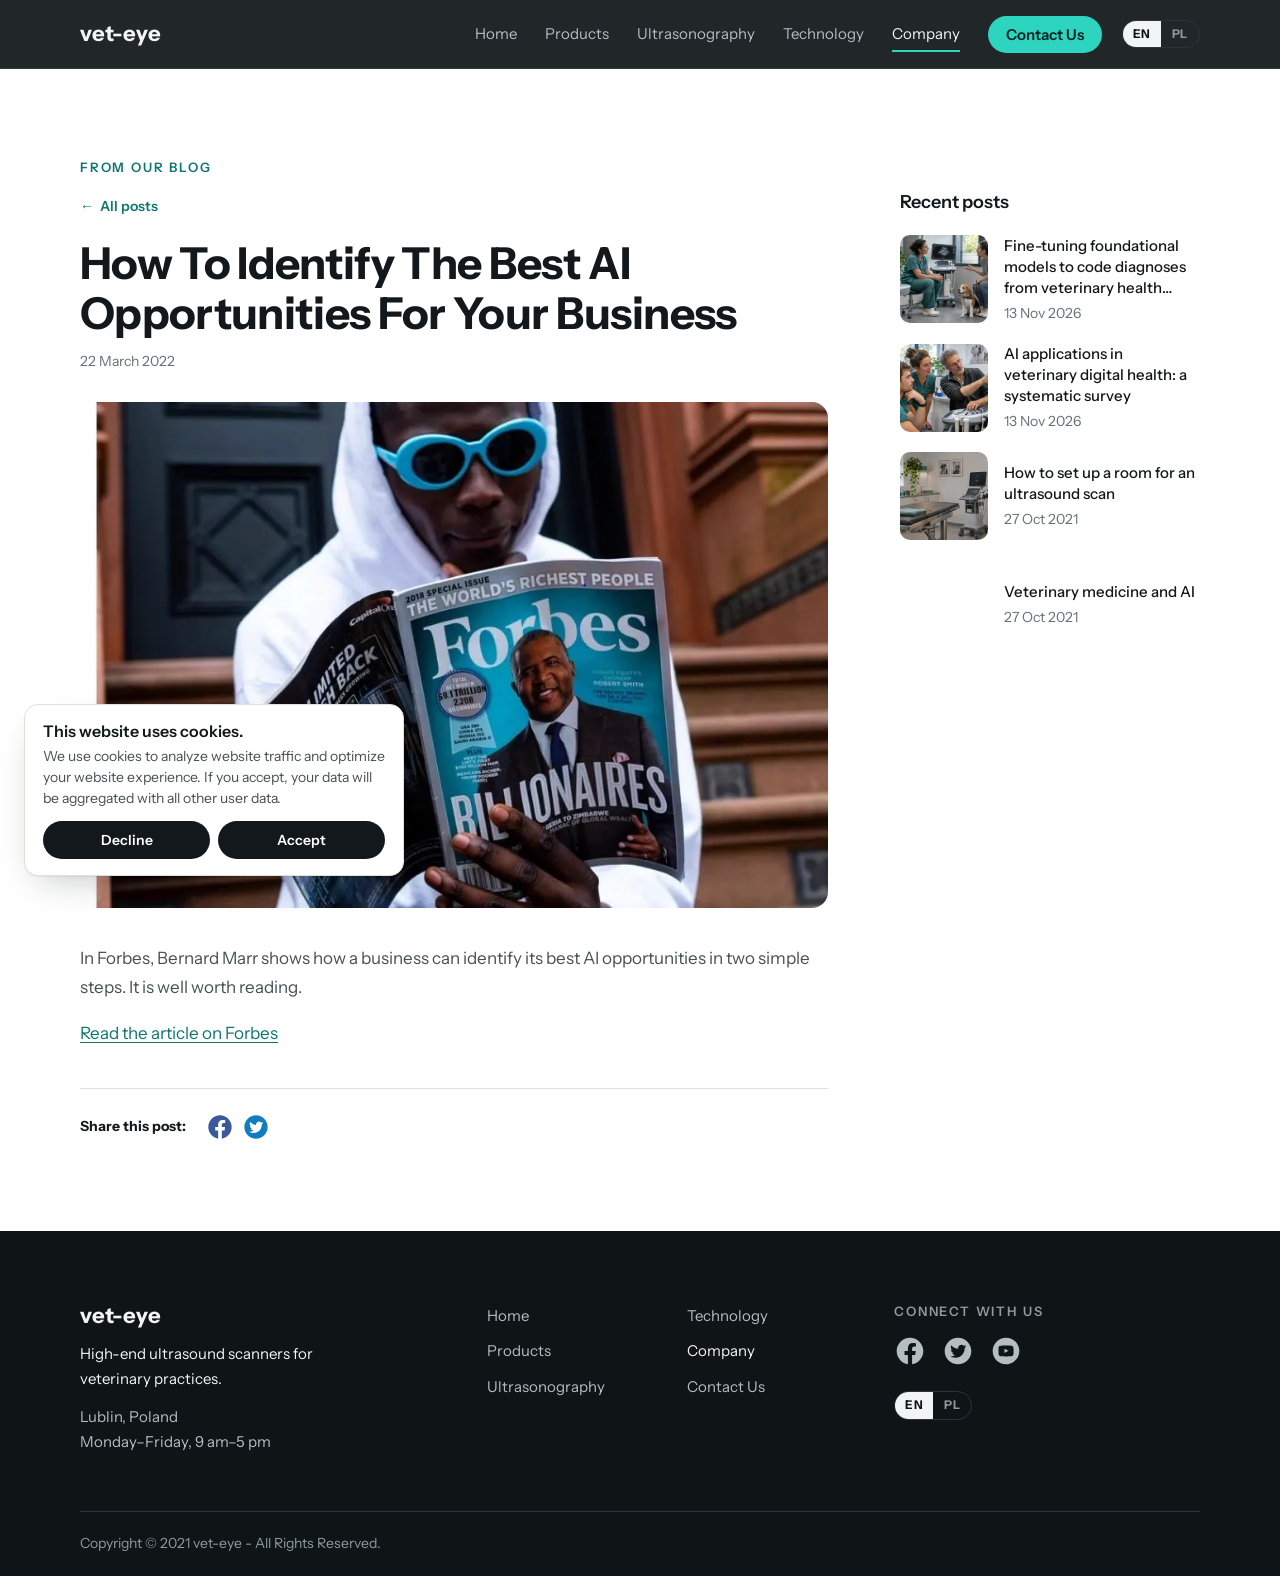
<file: company/f/how-to-identify-the-best-ai-opportunities-for-your-business.html>
<!DOCTYPE html>
<html lang="en" data-page="postAi" data-nav="company">
<head>
<meta charset="utf-8">
<meta name="viewport" content="width=device-width, initial-scale=1">
<title>How To Identify The Best AI Opportunities For Your Business | vet-eye</title>
<meta name="description" content="Bernard Marr’s Forbes article on finding the best AI opportunities for a business in two simple steps.">
<meta name="theme-color" content="#0f1416">
<link rel="icon" href="../../assets/img/favicon-32.png" sizes="32x32">
<link rel="icon" href="../../assets/img/favicon-192.png" sizes="192x192">
<link rel="apple-touch-icon" href="../../assets/img/favicon-180.png">
<link rel="manifest" href="../../manifest.webmanifest">
<link rel="preload" href="../../assets/fonts/instrument-sans-latin.woff2" as="font" type="font/woff2" crossorigin>
<link rel="stylesheet" href="../../assets/css/style.css">
<script>(function(d){var l;try{l=localStorage.getItem('vet-eye-lang')}catch(e){}if(l!=='en'&&l!=='pl')l=/^pl/i.test(navigator.language||'')?'pl':'en';if(l!=='en'){d.classList.add('js');setTimeout(function(){d.classList.add('ready')},3000)}})(document.documentElement);</script>
</head>
<body>
<div id="site-header">
<a class="skip-link" href="#main" data-i18n="chrome.skip">Skip to content</a>
<header class="site-header"><div class="container bar">
  <a class="logo" href="../../index.html">vet-eye</a>
  <nav class="main-nav" aria-label="Site" data-i18n-attr="aria-label:chrome.siteNav"><ul>
    <li><a href="../../index.html" data-nav="home" data-i18n="nav.home">Home</a></li>
    <li><a href="../../products.html" data-nav="products" data-i18n="nav.products">Products</a></li>
    <li><a href="../../ultrasonography.html" data-nav="ultrasonography" data-i18n="nav.ultrasonography">Ultrasonography</a></li>
    <li><a href="../../technology-1.html" data-nav="technology" data-i18n="nav.technology">Technology</a></li>
    <li><a href="../../company.html" data-nav="company" aria-current="page" data-i18n="nav.company">Company</a></li>
    <li><a href="../../contact-us.html" data-nav="contact" data-i18n="nav.contact">Contact Us</a></li>
  </ul></nav>
  <div class="lang-switch" role="group" aria-label="Language" data-i18n-attr="aria-label:chrome.language"><button type="button" data-set-lang="en" lang="en">EN</button><button type="button" data-set-lang="pl" lang="pl">PL</button></div>
  <button class="nav-toggle" type="button" aria-expanded="false" aria-controls="drawer" aria-label="Open navigation" data-i18n-attr="aria-label:chrome.menuOpen"><svg viewBox="0 0 24 24" fill="currentColor" aria-hidden="true"><path fill-rule="evenodd" d="M19 8H5a1 1 0 1 1 0-2h14a1 1 0 0 1 0 2zm0 5.097H5a1 1 0 1 1 0-2h14a1 1 0 1 1 0 2zm0 5.25H5a1 1 0 1 1 0-2h14a1 1 0 1 1 0 2z"/></svg></button>
</div></header>
</div>
<main id="main">
<section class="section" id="blog"><div class="container">
  <p class="eyebrow" data-i18n="blog.title">From our blog</p>
  <div class="post-layout">
    <article class="post">
      <a class="all-posts" href="../../company.html#blog" data-i18n="blog.allPosts">All posts</a>
      <h1 class="post-title" data-i18n="blog.aiTitle">How To Identify The Best AI Opportunities For Your Business</h1>
      <p class="date" data-i18n="blog.dateMar22">22 March 2022</p>
      <figure><img src="../../assets/img/blog-ai-opportunities.webp" alt="" width="905" height="613"></figure>
      <div class="rte" data-i18n="postAi.body"><p>In Forbes, Bernard Marr shows how a business can identify its best AI opportunities in two simple steps. It is well worth reading.</p>
<p><a href="https://www.forbes.com/sites/bernardmarr/2020/08/14/how-to-identify-the-best-ai-opportunities-for-your-business--in-2-simple-steps/?" target="_blank" rel="noopener">Read the article on Forbes</a></p></div>
      <div class="share"><p data-i18n="blog.share">Share this post:</p>
        <a class="facebook" href="https://www.facebook.com/sharer/sharer.php?u=https%3A%2F%2Ftu2.app%2Fcompany%2Ff%2Fhow-to-identify-the-best-ai-opportunities-for-your-business" target="_blank" rel="noopener" aria-label="Share on Facebook" data-i18n-attr="aria-label:blog.shareFacebook"><svg viewBox="0 0 24 24" fill="currentColor" aria-hidden="true"><path fill-rule="evenodd" d="M22 12.061C22 6.505 17.523 2 12 2S2 6.505 2 12.061c0 5.022 3.657 9.184 8.438 9.939v-7.03h-2.54v-2.91h2.54V9.845c0-2.522 1.492-3.915 3.777-3.915 1.094 0 2.238.197 2.238.197v2.476h-1.26c-1.243 0-1.63.775-1.63 1.57v1.888h2.773l-.443 2.908h-2.33V22c4.78-.755 8.437-4.917 8.437-9.939z"/></svg></a>
        <a class="twitter" href="https://twitter.com/intent/tweet?url=https%3A%2F%2Ftu2.app%2Fcompany%2Ff%2Fhow-to-identify-the-best-ai-opportunities-for-your-business" target="_blank" rel="noopener" aria-label="Share on Twitter" data-i18n-attr="aria-label:blog.shareTwitter"><svg viewBox="0 0 24 24" fill="currentColor" aria-hidden="true"><path d="M22 12c0-5.524-4.477-10-10-10C6.478 2 2 6.478 2 12c0 5.523 4.478 10 10 10 5.523 0 10-4.477 10-10zm-3.795-3.516c-.33.492-.749.926-1.23 1.271l.008.319c0 3.255-2.477 7.005-7.006 7.005a6.968 6.968 0 01-3.773-1.107 4.94 4.94 0 003.645-1.019 2.466 2.466 0 01-2.3-1.71 2.464 2.464 0 001.112-.042 2.465 2.465 0 01-1.975-2.413v-.032c.333.185.711.295 1.115.309a2.461 2.461 0 01-.762-3.286 6.987 6.987 0 005.075 2.572 2.462 2.462 0 014.196-2.245 4.986 4.986 0 001.564-.597A2.469 2.469 0 0116.79 8.87a4.936 4.936 0 001.414-.387z"/></svg></a>
      </div>
    </article>
    <aside class="recent">
      <h2 class="recent-title" data-i18n="blog.recent">Recent posts</h2>
      <ul>
        <li><a href="fine-tuning-models-to-code-veterinary-diagnoses.html"><img src="../../assets/img/photo-library/09-vet-consultation.webp" alt="" width="1536" height="1024" loading="lazy" decoding="async"><div><p class="title" data-i18n="blog.codingTitle">Fine-tuning foundational models to code diagnoses from veterinary health records</p><p class="date" data-i18n="blog.dateNov13Short">13 Nov 2026</p></div></a></li>
        <li><a href="ai-applications-in-veterinary-digital-health.html"><img src="../../assets/img/photo-library/06-clinical-training.webp" alt="" width="1536" height="1024" loading="lazy" decoding="async"><div><p class="title" data-i18n="blog.surveyTitle">AI applications in veterinary digital health: a systematic survey</p><p class="date" data-i18n="blog.dateNov13Short">13 Nov 2026</p></div></a></li>
        <li><a href="how-to-properly-set-up-a-room-for-usg-scanning.html"><img src="../../assets/img/photo-library/04-scan-room.webp" alt="" width="1536" height="1024" loading="lazy" decoding="async"><div><p class="title" data-i18n="blog.usgTitle">How to set up a room for an ultrasound scan</p><p class="date" data-i18n="blog.dateOct27Short">27 Oct 2021</p></div></a></li>
        <li><a href="veterinary-medicine-and-ai.html"><img src="../../assets/img/blog-vet-ai.webp" alt="" width="1280" height="853" loading="lazy" decoding="async"><div><p class="title" data-i18n="blog.vetTitle">Veterinary medicine and AI</p><p class="date" data-i18n="blog.dateOct27Short">27 Oct 2021</p></div></a></li>
      </ul>
    </aside>
  </div>
</div></section>
</main>
<div id="site-footer"></div>
<noscript><p class="center noscript-nav"><a href="../../index.html">Home</a> · <a href="../../products.html">Products</a> · <a href="../../ultrasonography.html">Ultrasonography</a> · <a href="../../technology-1.html">Technology</a> · <a href="../../company.html">Company</a> · <a href="../../contact-us.html">Contact Us</a></p></noscript>
<script src="../../assets/js/i18n.js"></script>
<script src="../../assets/js/site.js"></script>
</body>
</html>
</file>
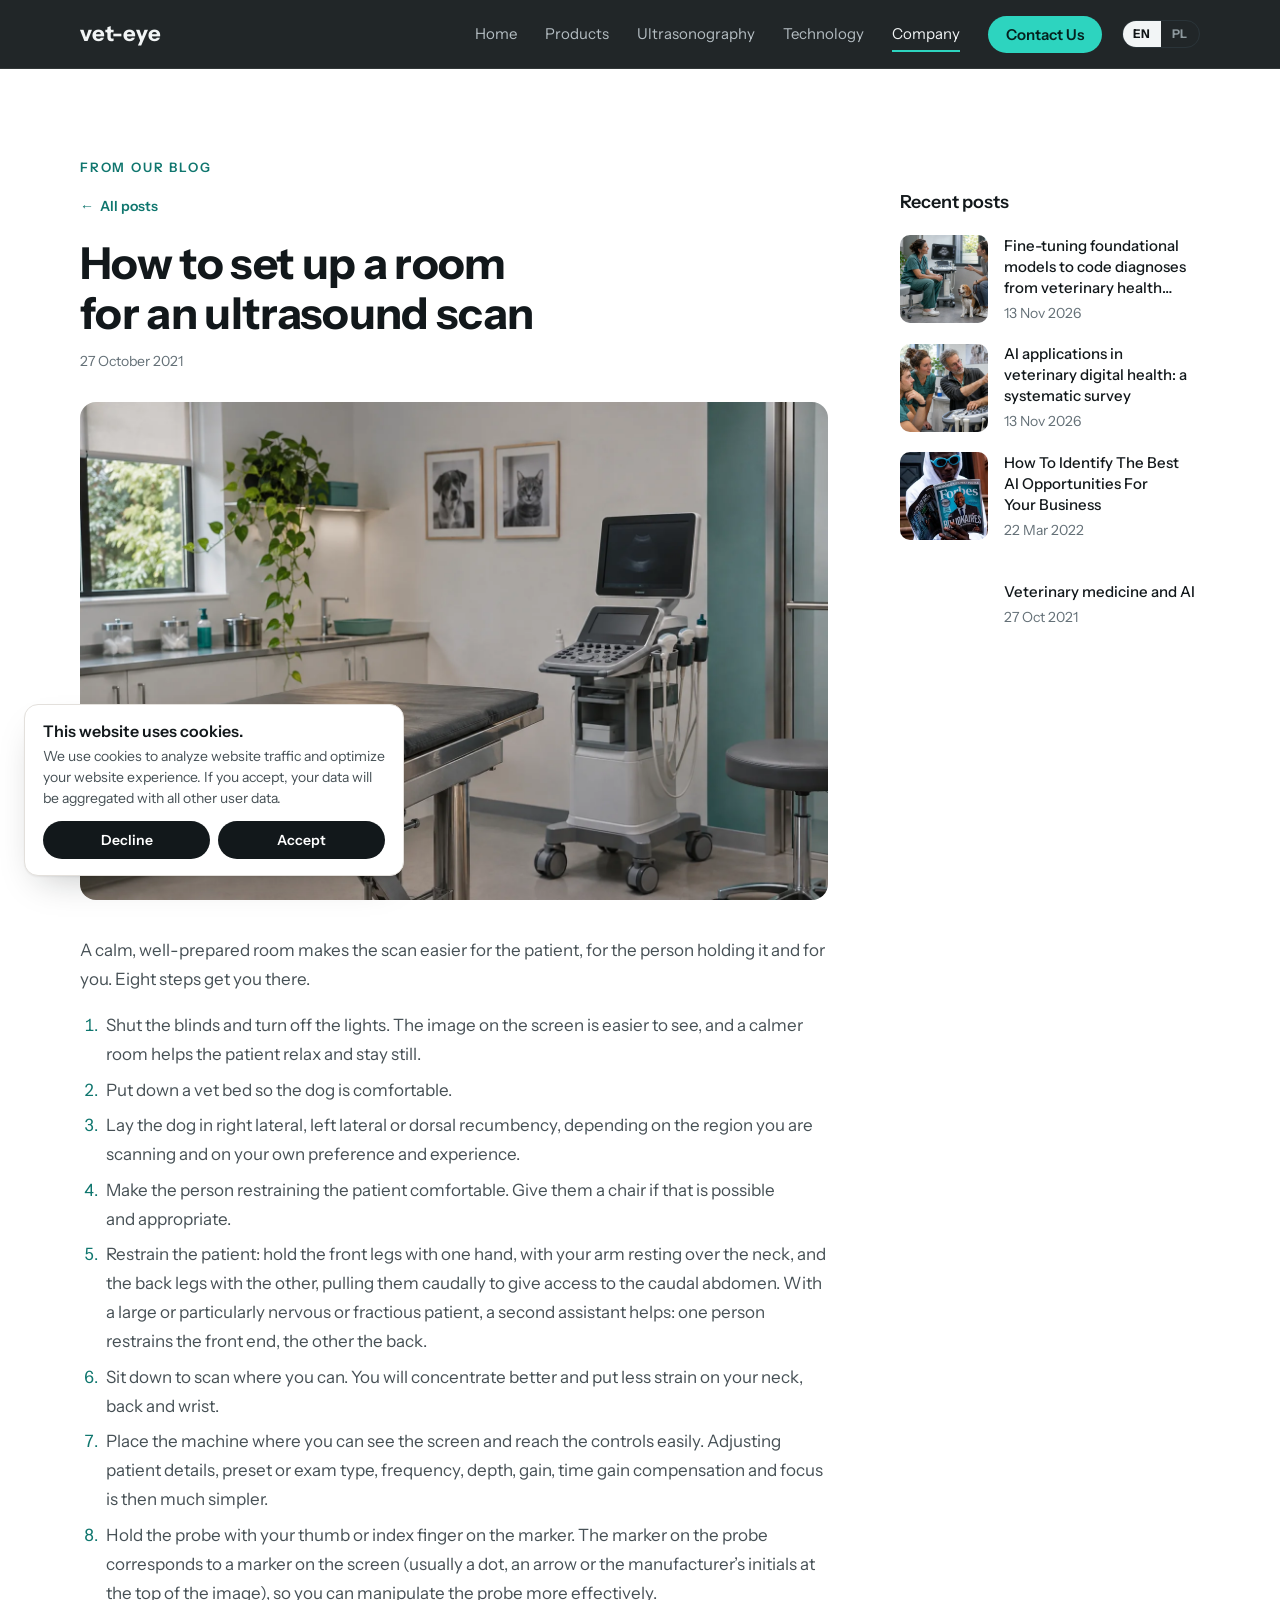
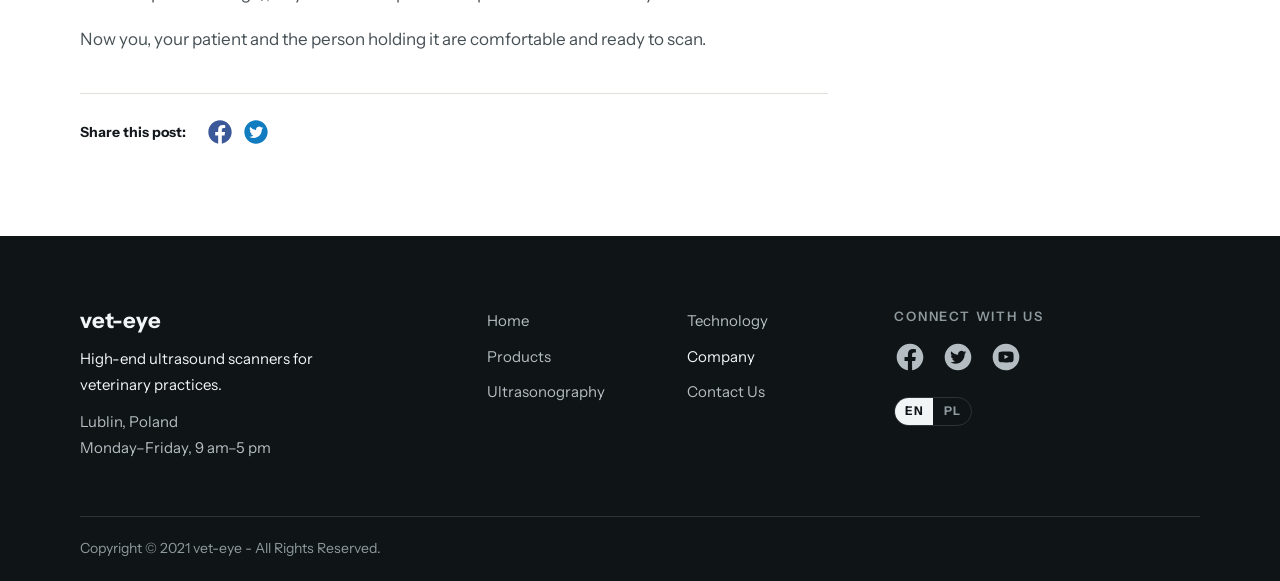
<file: company/f/how-to-properly-set-up-a-room-for-usg-scanning.html>
<!DOCTYPE html>
<html lang="en" data-page="postUsg" data-nav="company">
<head>
<meta charset="utf-8">
<meta name="viewport" content="width=device-width, initial-scale=1">
<title>How to set up a room for an ultrasound scan | vet-eye</title>
<meta name="description" content="Eight steps that make an ultrasound scan comfortable for the patient, the person holding it and you.">
<meta name="theme-color" content="#0f1416">
<link rel="icon" href="../../assets/img/favicon-32.png" sizes="32x32">
<link rel="icon" href="../../assets/img/favicon-192.png" sizes="192x192">
<link rel="apple-touch-icon" href="../../assets/img/favicon-180.png">
<link rel="manifest" href="../../manifest.webmanifest">
<link rel="preload" href="../../assets/fonts/instrument-sans-latin.woff2" as="font" type="font/woff2" crossorigin>
<link rel="stylesheet" href="../../assets/css/style.css">
<script>(function(d){var l;try{l=localStorage.getItem('vet-eye-lang')}catch(e){}if(l!=='en'&&l!=='pl')l=/^pl/i.test(navigator.language||'')?'pl':'en';if(l!=='en'){d.classList.add('js');setTimeout(function(){d.classList.add('ready')},3000)}})(document.documentElement);</script>
</head>
<body>
<div id="site-header">
<a class="skip-link" href="#main" data-i18n="chrome.skip">Skip to content</a>
<header class="site-header"><div class="container bar">
  <a class="logo" href="../../index.html">vet-eye</a>
  <nav class="main-nav" aria-label="Site" data-i18n-attr="aria-label:chrome.siteNav"><ul>
    <li><a href="../../index.html" data-nav="home" data-i18n="nav.home">Home</a></li>
    <li><a href="../../products.html" data-nav="products" data-i18n="nav.products">Products</a></li>
    <li><a href="../../ultrasonography.html" data-nav="ultrasonography" data-i18n="nav.ultrasonography">Ultrasonography</a></li>
    <li><a href="../../technology-1.html" data-nav="technology" data-i18n="nav.technology">Technology</a></li>
    <li><a href="../../company.html" data-nav="company" aria-current="page" data-i18n="nav.company">Company</a></li>
    <li><a href="../../contact-us.html" data-nav="contact" data-i18n="nav.contact">Contact Us</a></li>
  </ul></nav>
  <div class="lang-switch" role="group" aria-label="Language" data-i18n-attr="aria-label:chrome.language"><button type="button" data-set-lang="en" lang="en">EN</button><button type="button" data-set-lang="pl" lang="pl">PL</button></div>
  <button class="nav-toggle" type="button" aria-expanded="false" aria-controls="drawer" aria-label="Open navigation" data-i18n-attr="aria-label:chrome.menuOpen"><svg viewBox="0 0 24 24" fill="currentColor" aria-hidden="true"><path fill-rule="evenodd" d="M19 8H5a1 1 0 1 1 0-2h14a1 1 0 0 1 0 2zm0 5.097H5a1 1 0 1 1 0-2h14a1 1 0 1 1 0 2zm0 5.25H5a1 1 0 1 1 0-2h14a1 1 0 1 1 0 2z"/></svg></button>
</div></header>
</div>
<main id="main">
<section class="section" id="blog"><div class="container">
  <p class="eyebrow" data-i18n="blog.title">From our blog</p>
  <div class="post-layout">
    <article class="post">
      <a class="all-posts" href="../../company.html#blog" data-i18n="blog.allPosts">All posts</a>
      <h1 class="post-title" data-i18n="blog.usgTitle">How to set up a room for an ultrasound scan</h1>
      <p class="date" data-i18n="blog.dateOct27">27 October 2021</p>
      <figure><img src="../../assets/img/photo-library/04-scan-room.webp" alt="Veterinary examination room with an ultrasound system and padded table" data-i18n-attr="alt:img.scanRoom" width="1536" height="1024"></figure>
      <div class="rte" data-i18n="postUsg.body"><p>A calm, well-prepared room makes the scan easier for the patient, for the person holding it and for you. Eight steps get you there.</p>
<ol>
  <li>Shut the blinds and turn off the lights. The image on the screen is easier to see, and a calmer room helps the patient relax and stay still.</li>
  <li>Put down a vet bed so the dog is comfortable.</li>
  <li>Lay the dog in right lateral, left lateral or dorsal recumbency, depending on the region you are scanning and on your own preference and experience.</li>
  <li>Make the person restraining the patient comfortable. Give them a chair if that is possible and appropriate.</li>
  <li>Restrain the patient: hold the front legs with one hand, with your arm resting over the neck, and the back legs with the other, pulling them caudally to give access to the caudal abdomen. With a large or particularly nervous or fractious patient, a second assistant helps: one person restrains the front end, the other the back.</li>
  <li>Sit down to scan where you can. You will concentrate better and put less strain on your neck, back and wrist.</li>
  <li>Place the machine where you can see the screen and reach the controls easily. Adjusting patient details, preset or exam type, frequency, depth, gain, time gain compensation and focus is then much simpler.</li>
  <li>Hold the probe with your thumb or index finger on the marker. The marker on the probe corresponds to a marker on the screen (usually a dot, an arrow or the manufacturer’s initials at the top of the image), so you can manipulate the probe more effectively.</li>
</ol>
<p>Now you, your patient and the person holding it are comfortable and ready to scan.</p></div>
      <div class="share"><p data-i18n="blog.share">Share this post:</p>
        <a class="facebook" href="https://www.facebook.com/sharer/sharer.php?u=https%3A%2F%2Ftu2.app%2Fcompany%2Ff%2Fhow-to-properly-set-up-a-room-for-usg-scanning" target="_blank" rel="noopener" aria-label="Share on Facebook" data-i18n-attr="aria-label:blog.shareFacebook"><svg viewBox="0 0 24 24" fill="currentColor" aria-hidden="true"><path fill-rule="evenodd" d="M22 12.061C22 6.505 17.523 2 12 2S2 6.505 2 12.061c0 5.022 3.657 9.184 8.438 9.939v-7.03h-2.54v-2.91h2.54V9.845c0-2.522 1.492-3.915 3.777-3.915 1.094 0 2.238.197 2.238.197v2.476h-1.26c-1.243 0-1.63.775-1.63 1.57v1.888h2.773l-.443 2.908h-2.33V22c4.78-.755 8.437-4.917 8.437-9.939z"/></svg></a>
        <a class="twitter" href="https://twitter.com/intent/tweet?url=https%3A%2F%2Ftu2.app%2Fcompany%2Ff%2Fhow-to-properly-set-up-a-room-for-usg-scanning" target="_blank" rel="noopener" aria-label="Share on Twitter" data-i18n-attr="aria-label:blog.shareTwitter"><svg viewBox="0 0 24 24" fill="currentColor" aria-hidden="true"><path d="M22 12c0-5.524-4.477-10-10-10C6.478 2 2 6.478 2 12c0 5.523 4.478 10 10 10 5.523 0 10-4.477 10-10zm-3.795-3.516c-.33.492-.749.926-1.23 1.271l.008.319c0 3.255-2.477 7.005-7.006 7.005a6.968 6.968 0 01-3.773-1.107 4.94 4.94 0 003.645-1.019 2.466 2.466 0 01-2.3-1.71 2.464 2.464 0 001.112-.042 2.465 2.465 0 01-1.975-2.413v-.032c.333.185.711.295 1.115.309a2.461 2.461 0 01-.762-3.286 6.987 6.987 0 005.075 2.572 2.462 2.462 0 014.196-2.245 4.986 4.986 0 001.564-.597A2.469 2.469 0 0116.79 8.87a4.936 4.936 0 001.414-.387z"/></svg></a>
      </div>
    </article>
    <aside class="recent">
      <h2 class="recent-title" data-i18n="blog.recent">Recent posts</h2>
      <ul>
        <li><a href="fine-tuning-models-to-code-veterinary-diagnoses.html"><img src="../../assets/img/photo-library/09-vet-consultation.webp" alt="" width="1536" height="1024" loading="lazy" decoding="async"><div><p class="title" data-i18n="blog.codingTitle">Fine-tuning foundational models to code diagnoses from veterinary health records</p><p class="date" data-i18n="blog.dateNov13Short">13 Nov 2026</p></div></a></li>
        <li><a href="ai-applications-in-veterinary-digital-health.html"><img src="../../assets/img/photo-library/06-clinical-training.webp" alt="" width="1536" height="1024" loading="lazy" decoding="async"><div><p class="title" data-i18n="blog.surveyTitle">AI applications in veterinary digital health: a systematic survey</p><p class="date" data-i18n="blog.dateNov13Short">13 Nov 2026</p></div></a></li>
        <li><a href="how-to-identify-the-best-ai-opportunities-for-your-business.html"><img src="../../assets/img/blog-ai-opportunities.webp" alt="" width="905" height="613" loading="lazy" decoding="async"><div><p class="title" data-i18n="blog.aiTitle">How To Identify The Best AI Opportunities For Your Business</p><p class="date" data-i18n="blog.dateMar22Short">22 Mar 2022</p></div></a></li>
        <li><a href="veterinary-medicine-and-ai.html"><img src="../../assets/img/blog-vet-ai.webp" alt="" width="1280" height="853" loading="lazy" decoding="async"><div><p class="title" data-i18n="blog.vetTitle">Veterinary medicine and AI</p><p class="date" data-i18n="blog.dateOct27Short">27 Oct 2021</p></div></a></li>
      </ul>
    </aside>
  </div>
</div></section>
</main>
<div id="site-footer"></div>
<noscript><p class="center noscript-nav"><a href="../../index.html">Home</a> · <a href="../../products.html">Products</a> · <a href="../../ultrasonography.html">Ultrasonography</a> · <a href="../../technology-1.html">Technology</a> · <a href="../../company.html">Company</a> · <a href="../../contact-us.html">Contact Us</a></p></noscript>
<script src="../../assets/js/i18n.js"></script>
<script src="../../assets/js/site.js"></script>
</body>
</html>
</file>
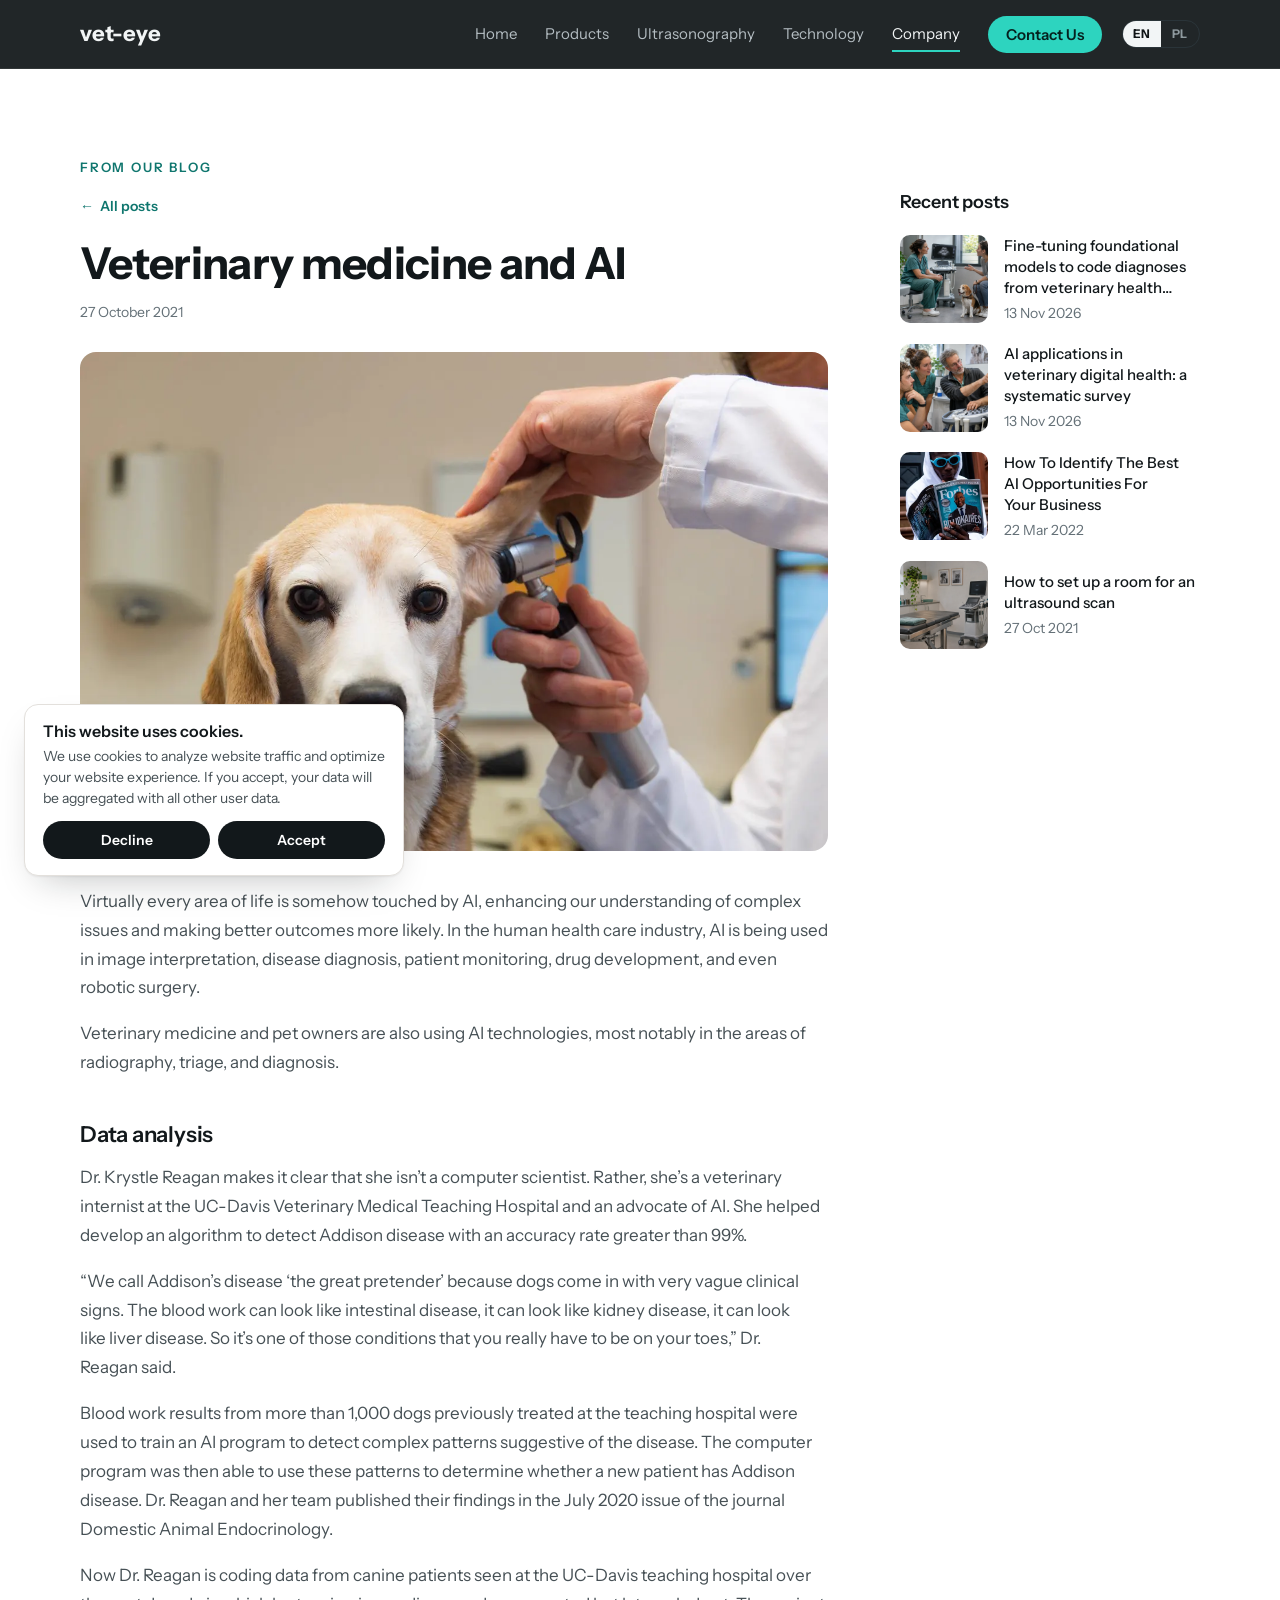
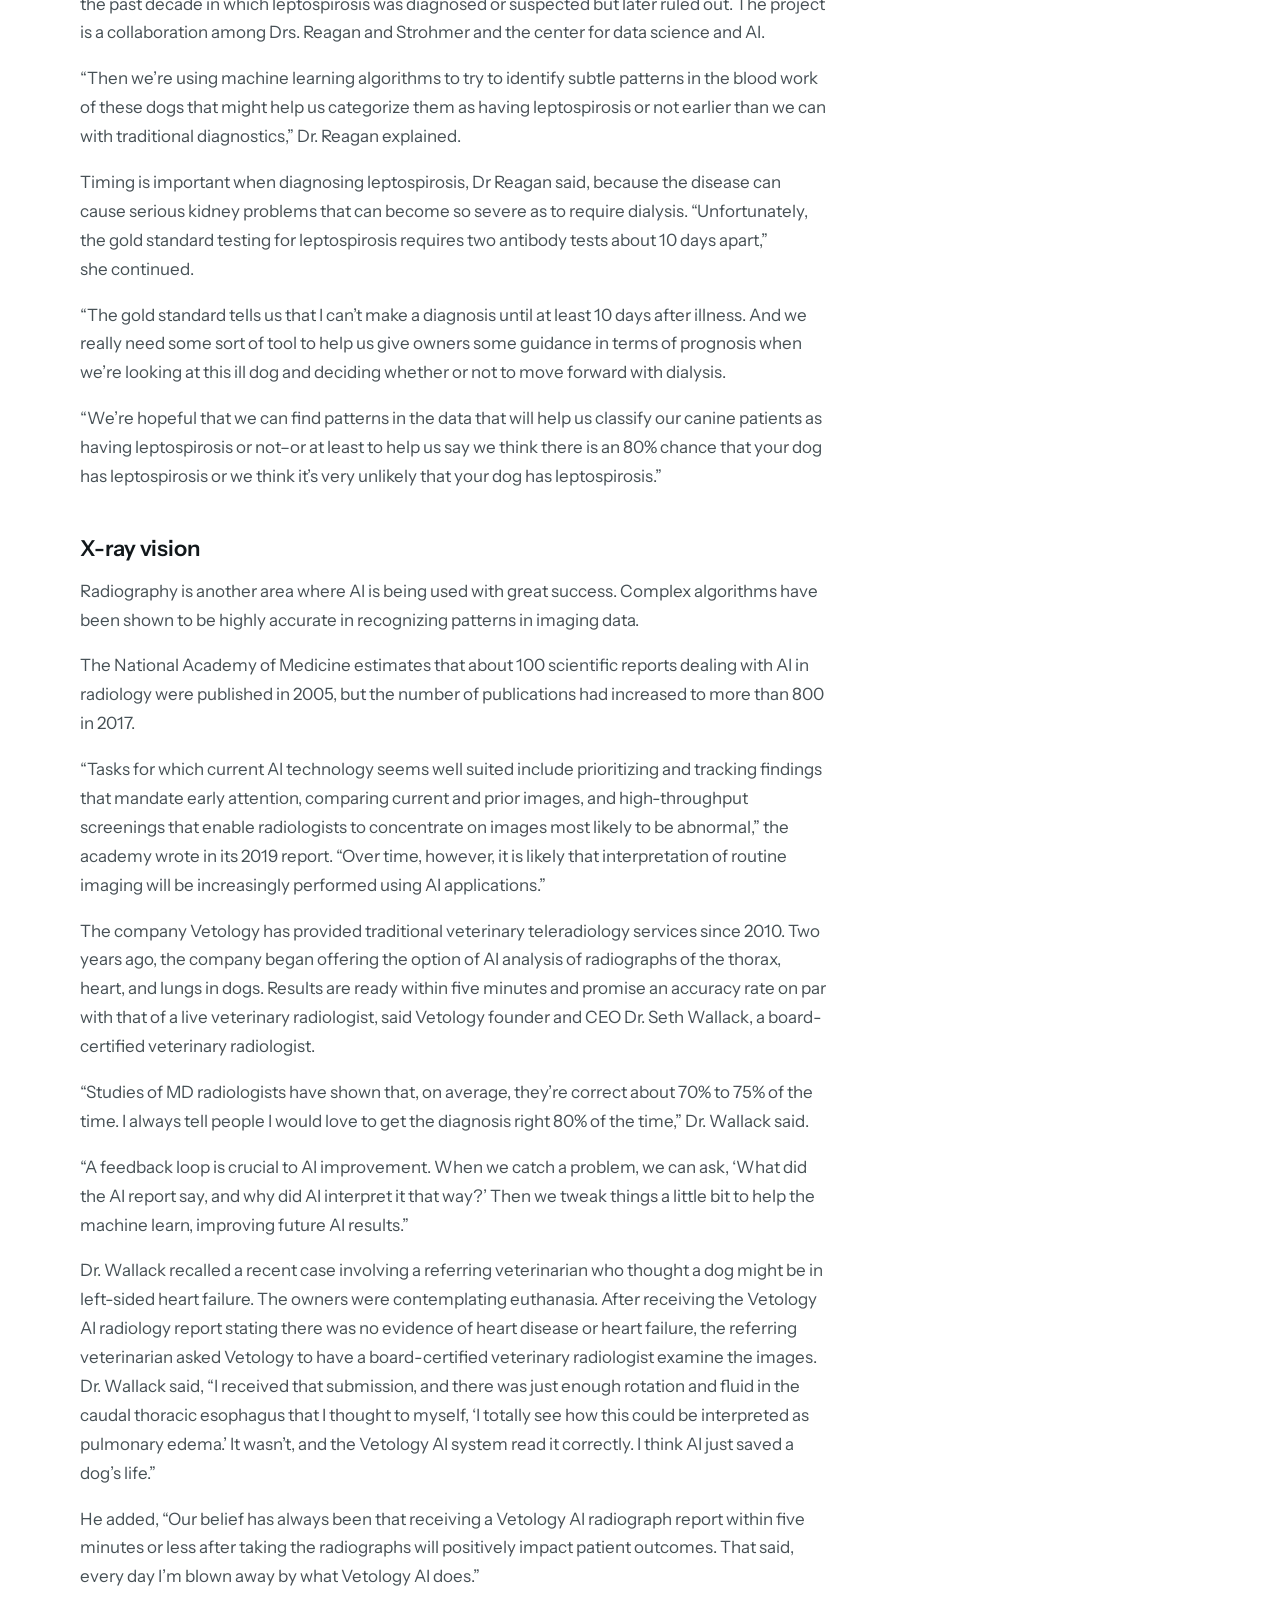
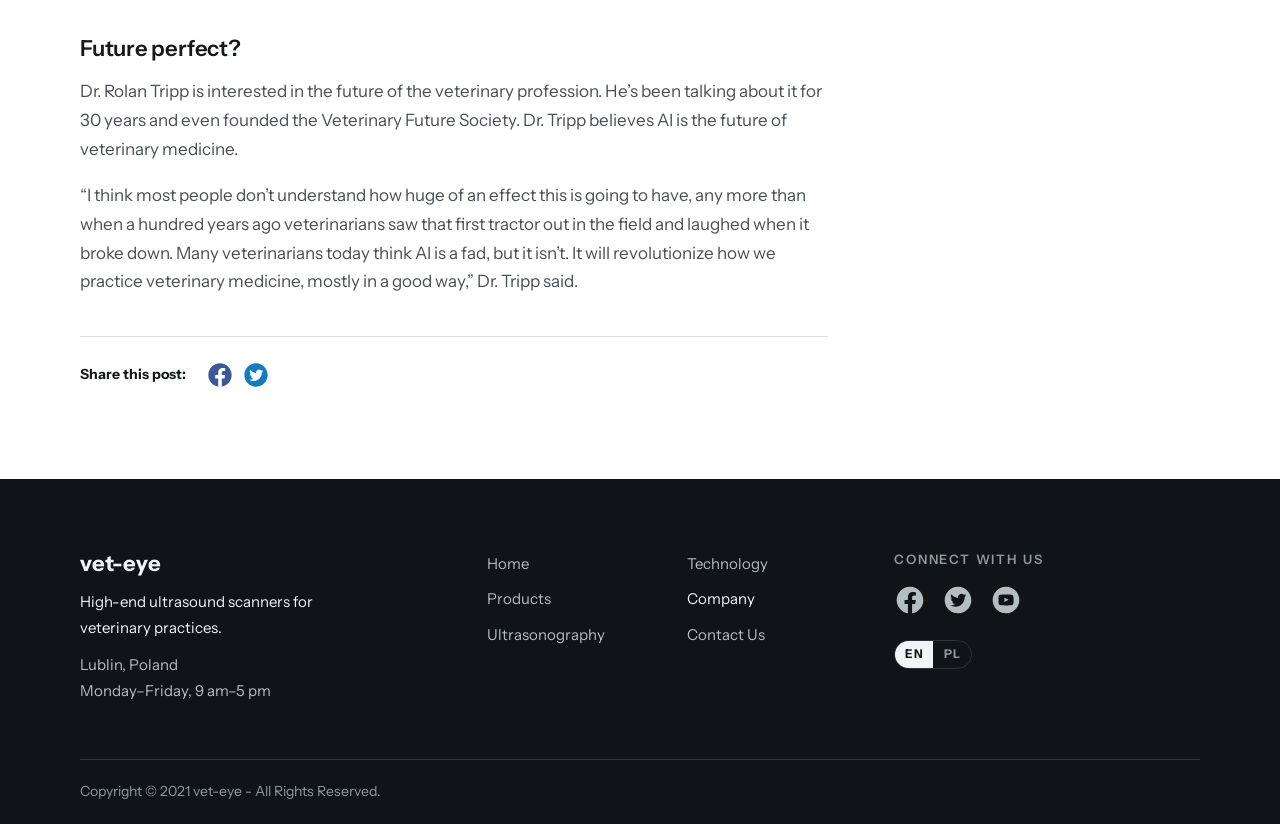
<file: company/f/veterinary-medicine-and-ai.html>
<!DOCTYPE html>
<html lang="en" data-page="postVet" data-nav="company">
<head>
<meta charset="utf-8">
<meta name="viewport" content="width=device-width, initial-scale=1">
<title>Veterinary medicine and AI | vet-eye</title>
<meta name="description" content="How AI helps veterinarians with data analysis, radiography and diagnosis.">
<meta name="theme-color" content="#0f1416">
<link rel="icon" href="../../assets/img/favicon-32.png" sizes="32x32">
<link rel="icon" href="../../assets/img/favicon-192.png" sizes="192x192">
<link rel="apple-touch-icon" href="../../assets/img/favicon-180.png">
<link rel="manifest" href="../../manifest.webmanifest">
<link rel="preload" href="../../assets/fonts/instrument-sans-latin.woff2" as="font" type="font/woff2" crossorigin>
<link rel="stylesheet" href="../../assets/css/style.css">
<script>(function(d){var l;try{l=localStorage.getItem('vet-eye-lang')}catch(e){}if(l!=='en'&&l!=='pl')l=/^pl/i.test(navigator.language||'')?'pl':'en';if(l!=='en'){d.classList.add('js');setTimeout(function(){d.classList.add('ready')},3000)}})(document.documentElement);</script>
</head>
<body>
<div id="site-header">
<a class="skip-link" href="#main" data-i18n="chrome.skip">Skip to content</a>
<header class="site-header"><div class="container bar">
  <a class="logo" href="../../index.html">vet-eye</a>
  <nav class="main-nav" aria-label="Site" data-i18n-attr="aria-label:chrome.siteNav"><ul>
    <li><a href="../../index.html" data-nav="home" data-i18n="nav.home">Home</a></li>
    <li><a href="../../products.html" data-nav="products" data-i18n="nav.products">Products</a></li>
    <li><a href="../../ultrasonography.html" data-nav="ultrasonography" data-i18n="nav.ultrasonography">Ultrasonography</a></li>
    <li><a href="../../technology-1.html" data-nav="technology" data-i18n="nav.technology">Technology</a></li>
    <li><a href="../../company.html" data-nav="company" aria-current="page" data-i18n="nav.company">Company</a></li>
    <li><a href="../../contact-us.html" data-nav="contact" data-i18n="nav.contact">Contact Us</a></li>
  </ul></nav>
  <div class="lang-switch" role="group" aria-label="Language" data-i18n-attr="aria-label:chrome.language"><button type="button" data-set-lang="en" lang="en">EN</button><button type="button" data-set-lang="pl" lang="pl">PL</button></div>
  <button class="nav-toggle" type="button" aria-expanded="false" aria-controls="drawer" aria-label="Open navigation" data-i18n-attr="aria-label:chrome.menuOpen"><svg viewBox="0 0 24 24" fill="currentColor" aria-hidden="true"><path fill-rule="evenodd" d="M19 8H5a1 1 0 1 1 0-2h14a1 1 0 0 1 0 2zm0 5.097H5a1 1 0 1 1 0-2h14a1 1 0 1 1 0 2zm0 5.25H5a1 1 0 1 1 0-2h14a1 1 0 1 1 0 2z"/></svg></button>
</div></header>
</div>
<main id="main">
<section class="section" id="blog"><div class="container">
  <p class="eyebrow" data-i18n="blog.title">From our blog</p>
  <div class="post-layout">
    <article class="post">
      <a class="all-posts" href="../../company.html#blog" data-i18n="blog.allPosts">All posts</a>
      <h1 class="post-title" data-i18n="blog.vetTitle">Veterinary medicine and AI</h1>
      <p class="date" data-i18n="blog.dateOct27">27 October 2021</p>
      <figure><img src="../../assets/img/blog-vet-ai.webp" alt="" width="1280" height="853"></figure>
      <div class="rte" data-i18n="postVet.body"><p>Virtually every area of life is somehow touched by AI, enhancing our understanding of complex issues and making better outcomes more likely. In the human health care industry, AI is being used in image interpretation, disease diagnosis, patient monitoring, drug development, and even robotic surgery.</p>
<p>Veterinary medicine and pet owners are also using AI technologies, most notably in the areas of radiography, triage, and diagnosis.</p>
<h2>Data analysis</h2>
<p>Dr. Krystle Reagan makes it clear that she isn’t a computer scientist. Rather, she’s a veterinary internist at the UC-Davis Veterinary Medical Teaching Hospital and an advocate of AI. She helped develop an algorithm to detect Addison disease with an accuracy rate greater than 99%.</p>
<p>“We call Addison’s disease ‘the great pretender’ because dogs come in with very vague clinical signs. The blood work can look like intestinal disease, it can look like kidney disease, it can look like liver disease. So it’s one of those conditions that you really have to be on your toes,” Dr. Reagan said.</p>
<p>Blood work results from more than 1,000 dogs previously treated at the teaching hospital were used to train an AI program to detect complex patterns suggestive of the disease. The computer program was then able to use these patterns to determine whether a new patient has Addison disease. Dr. Reagan and her team published their findings in the July 2020 issue of the journal Domestic Animal Endocrinology.</p>
<p>Now Dr. Reagan is coding data from canine patients seen at the UC-Davis teaching hospital over the past decade in which leptospirosis was diagnosed or suspected but later ruled out. The project is a collaboration among Drs. Reagan and Strohmer and the center for data science and AI.</p>
<p>“Then we’re using machine learning algorithms to try to identify subtle patterns in the blood work of these dogs that might help us categorize them as having leptospirosis or not earlier than we can with traditional diagnostics,” Dr. Reagan explained.</p>
<p>Timing is important when diagnosing leptospirosis, Dr Reagan said, because the disease can cause serious kidney problems that can become so severe as to require dialysis. “Unfortunately, the gold standard testing for leptospirosis requires two antibody tests about 10 days apart,” she continued.</p>
<p>“The gold standard tells us that I can’t make a diagnosis until at least 10 days after illness. And we really need some sort of tool to help us give owners some guidance in terms of prognosis when we’re looking at this ill dog and deciding whether or not to move forward with dialysis.</p>
<p>“We’re hopeful that we can find patterns in the data that will help us classify our canine patients as having leptospirosis or not–or at least to help us say we think there is an 80% chance that your dog has leptospirosis or we think it’s very unlikely that your dog has leptospirosis.”</p>
<h2>X-ray vision</h2>
<p>Radiography is another area where AI is being used with great success. Complex algorithms have been shown to be highly accurate in recognizing patterns in imaging data.</p>
<p>The National Academy of Medicine estimates that about 100 scientific reports dealing with AI in radiology were published in 2005, but the number of publications had increased to more than 800 in 2017.</p>
<p>“Tasks for which current AI technology seems well suited include prioritizing and tracking findings that mandate early attention, comparing current and prior images, and high-throughput screenings that enable radiologists to concentrate on images most likely to be abnormal,” the academy wrote in its 2019 report. “Over time, however, it is likely that interpretation of routine imaging will be increasingly performed using AI applications.”</p>
<p>The company Vetology has provided traditional veterinary teleradiology services since 2010. Two years ago, the company began offering the option of AI analysis of radiographs of the thorax, heart, and lungs in dogs. Results are ready within five minutes and promise an accuracy rate on par with that of a live veterinary radiologist, said Vetology founder and CEO Dr. Seth Wallack, a board-certified veterinary radiologist.</p>
<p>“Studies of MD radiologists have shown that, on average, they’re correct about 70% to 75% of the time. I always tell people I would love to get the diagnosis right 80% of the time,” Dr. Wallack said.</p>
<p>“A feedback loop is crucial to AI improvement. When we catch a problem, we can ask, ‘What did the AI report say, and why did AI interpret it that way?’ Then we tweak things a little bit to help the machine learn, improving future AI results.”</p>
<p>Dr. Wallack recalled a recent case involving a referring veterinarian who thought a dog might be in left-sided heart failure. The owners were contemplating euthanasia. After receiving the Vetology AI radiology report stating there was no evidence of heart disease or heart failure, the referring veterinarian asked Vetology to have a board-certified veterinary radiologist examine the images. Dr. Wallack said, “I received that submission, and there was just enough rotation and fluid in the caudal thoracic esophagus that I thought to myself, ‘I totally see how this could be interpreted as pulmonary edema.’ It wasn’t, and the Vetology AI system read it correctly. I think AI just saved a dog’s life.”</p>
<p>He added, “Our belief has always been that receiving a Vetology AI radiograph report within five minutes or less after taking the radiographs will positively impact patient outcomes. That said, every day I’m blown away by what Vetology AI does.”</p>
<h2>Future perfect?</h2>
<p>Dr. Rolan Tripp is interested in the future of the veterinary profession. He’s been talking about it for 30 years and even founded the Veterinary Future Society. Dr. Tripp believes AI is the future of veterinary medicine.</p>
<p>“I think most people don’t understand how huge of an effect this is going to have, any more than when a hundred years ago veterinarians saw that first tractor out in the field and laughed when it broke down. Many veterinarians today think AI is a fad, but it isn’t. It will revolutionize how we practice veterinary medicine, mostly in a good way,” Dr. Tripp said.</p></div>
      <div class="share"><p data-i18n="blog.share">Share this post:</p>
        <a class="facebook" href="https://www.facebook.com/sharer/sharer.php?u=https%3A%2F%2Ftu2.app%2Fcompany%2Ff%2Fveterinary-medicine-and-ai" target="_blank" rel="noopener" aria-label="Share on Facebook" data-i18n-attr="aria-label:blog.shareFacebook"><svg viewBox="0 0 24 24" fill="currentColor" aria-hidden="true"><path fill-rule="evenodd" d="M22 12.061C22 6.505 17.523 2 12 2S2 6.505 2 12.061c0 5.022 3.657 9.184 8.438 9.939v-7.03h-2.54v-2.91h2.54V9.845c0-2.522 1.492-3.915 3.777-3.915 1.094 0 2.238.197 2.238.197v2.476h-1.26c-1.243 0-1.63.775-1.63 1.57v1.888h2.773l-.443 2.908h-2.33V22c4.78-.755 8.437-4.917 8.437-9.939z"/></svg></a>
        <a class="twitter" href="https://twitter.com/intent/tweet?url=https%3A%2F%2Ftu2.app%2Fcompany%2Ff%2Fveterinary-medicine-and-ai" target="_blank" rel="noopener" aria-label="Share on Twitter" data-i18n-attr="aria-label:blog.shareTwitter"><svg viewBox="0 0 24 24" fill="currentColor" aria-hidden="true"><path d="M22 12c0-5.524-4.477-10-10-10C6.478 2 2 6.478 2 12c0 5.523 4.478 10 10 10 5.523 0 10-4.477 10-10zm-3.795-3.516c-.33.492-.749.926-1.23 1.271l.008.319c0 3.255-2.477 7.005-7.006 7.005a6.968 6.968 0 01-3.773-1.107 4.94 4.94 0 003.645-1.019 2.466 2.466 0 01-2.3-1.71 2.464 2.464 0 001.112-.042 2.465 2.465 0 01-1.975-2.413v-.032c.333.185.711.295 1.115.309a2.461 2.461 0 01-.762-3.286 6.987 6.987 0 005.075 2.572 2.462 2.462 0 014.196-2.245 4.986 4.986 0 001.564-.597A2.469 2.469 0 0116.79 8.87a4.936 4.936 0 001.414-.387z"/></svg></a>
      </div>
    </article>
    <aside class="recent">
      <h2 class="recent-title" data-i18n="blog.recent">Recent posts</h2>
      <ul>
        <li><a href="fine-tuning-models-to-code-veterinary-diagnoses.html"><img src="../../assets/img/photo-library/09-vet-consultation.webp" alt="" width="1536" height="1024" loading="lazy" decoding="async"><div><p class="title" data-i18n="blog.codingTitle">Fine-tuning foundational models to code diagnoses from veterinary health records</p><p class="date" data-i18n="blog.dateNov13Short">13 Nov 2026</p></div></a></li>
        <li><a href="ai-applications-in-veterinary-digital-health.html"><img src="../../assets/img/photo-library/06-clinical-training.webp" alt="" width="1536" height="1024" loading="lazy" decoding="async"><div><p class="title" data-i18n="blog.surveyTitle">AI applications in veterinary digital health: a systematic survey</p><p class="date" data-i18n="blog.dateNov13Short">13 Nov 2026</p></div></a></li>
        <li><a href="how-to-identify-the-best-ai-opportunities-for-your-business.html"><img src="../../assets/img/blog-ai-opportunities.webp" alt="" width="905" height="613" loading="lazy" decoding="async"><div><p class="title" data-i18n="blog.aiTitle">How To Identify The Best AI Opportunities For Your Business</p><p class="date" data-i18n="blog.dateMar22Short">22 Mar 2022</p></div></a></li>
        <li><a href="how-to-properly-set-up-a-room-for-usg-scanning.html"><img src="../../assets/img/photo-library/04-scan-room.webp" alt="" width="1536" height="1024" loading="lazy" decoding="async"><div><p class="title" data-i18n="blog.usgTitle">How to set up a room for an ultrasound scan</p><p class="date" data-i18n="blog.dateOct27Short">27 Oct 2021</p></div></a></li>
      </ul>
    </aside>
  </div>
</div></section>
</main>
<div id="site-footer"></div>
<noscript><p class="center noscript-nav"><a href="../../index.html">Home</a> · <a href="../../products.html">Products</a> · <a href="../../ultrasonography.html">Ultrasonography</a> · <a href="../../technology-1.html">Technology</a> · <a href="../../company.html">Company</a> · <a href="../../contact-us.html">Contact Us</a></p></noscript>
<script src="../../assets/js/i18n.js"></script>
<script src="../../assets/js/site.js"></script>
</body>
</html>
</file>
<file: assets/css/style.css>
/* vet-eye site styles */

/* ─── Fonts (variable, self-hosted) ─── */
@font-face { font-family: 'Instrument Sans'; font-style: normal; font-weight: 400 700; font-display: swap;
  src: url(../fonts/instrument-sans-latin-ext.woff2) format('woff2');
  unicode-range: U+0100-02BA, U+02BD-02C5, U+02C7-02CC, U+02CE-02D7, U+02DD-02FF, U+0304, U+0308, U+0329, U+1D00-1DBF, U+1E00-1E9F, U+1EF2-1EFF, U+2020, U+20A0-20AB, U+20AD-20C4, U+2113, U+2C60-2C7F, U+A720-A7FF; }
@font-face { font-family: 'Instrument Sans'; font-style: normal; font-weight: 400 700; font-display: swap;
  src: url(../fonts/instrument-sans-latin.woff2) format('woff2');
  unicode-range: U+0000-00FF, U+0131, U+0152-0153, U+02BB-02BC, U+02C6, U+02DA, U+02DC, U+0304, U+0308, U+0329, U+2000-206F, U+20AC, U+2122, U+2191, U+2193, U+2212, U+2215, U+FEFF, U+FFFD; }

/* ─── Tokens ─── */
/* Themed colours use light-dark(): the second value applies in dark mode and
   inside any block that sets `color-scheme: dark` (header, hero, dark bands, footer). */
:root {
  color-scheme: light dark;

  /* Headings use the body family at heavier weights. */
  --font-heading: 'Instrument Sans', 'Segoe UI', arial, sans-serif;
  --font-body: 'Instrument Sans', 'Segoe UI', arial, sans-serif;

  --ink: #0f1416;
  --ink-band: #182024;
  --plate: #ffffff;

  --bg: light-dark(#ffffff, #0f1416);
  --bg-soft: light-dark(#f5f3f0, #151b1e);
  --surface: light-dark(#ffffff, #1a2226);
  --field: light-dark(#ffffff, #12181b);
  --text: light-dark(#465055, #b4bdc2);
  --text-strong: light-dark(#12181b, #f2f5f6);
  --text-muted: light-dark(#647077, #8f9a9f);
  --line: light-dark(#e3e0dc, #2a3439);
  --line-strong: light-dark(#8b959a, #5b686f);
  --accent: light-dark(#0f766e, #2dd4bf);
  --accent-hover: light-dark(#115e59, #5eead4);
  --accent-soft: light-dark(#e6f4f2, #12302d);
  --on-accent: light-dark(#ffffff, #05211e);
  --error: light-dark(#b3261e, #ff8a80);
  --facebook: light-dark(#3b5998, #8ea6dc);
  --twitter: light-dark(#127cc0, #6cc4f7);
  --shadow: 0 1px 2px rgb(0 0 0 / .06), 0 16px 36px -16px rgb(15 20 22 / .28);

  --size-small: .875rem;
  --size-tiny: .75rem;
  --gap: clamp(24px, 4vw, 56px);
  --gutter: clamp(20px, 4vw, 40px);
  --section-pad: clamp(48px, 7vw, 96px);
  --radius: 16px;
  --radius-sm: 10px;
  --check: url("data:image/svg+xml,%3Csvg xmlns='http://www.w3.org/2000/svg' viewBox='0 0 24 24'%3E%3Cpath d='M9.6 16.2 5.4 12 4 13.4 9.6 19 20 8.6 18.6 7.2z'/%3E%3C/svg%3E");
}

/* ─── Base ─── */
*, *::before, *::after { box-sizing: border-box; }
html { -webkit-text-size-adjust: 100%; scroll-padding-top: 88px; }
/* Only non-English visitors are gated (see the inline script in <head>):
   the page stays hidden until site.js has swapped in the translation. */
html.js:not(.ready) body { visibility: hidden; }
body { margin: 0; font: 400 1.0625rem/1.7 var(--font-body); color: var(--text); background: var(--bg); -webkit-font-smoothing: antialiased; }
body.no-scroll { overflow: hidden; }
img { max-width: 100%; height: auto; display: block; }
a { color: inherit; text-decoration: none; }
h1, h2, h3, p, ul, figure { margin: 0; }
h1, h2, h3 { text-wrap: balance; }
p, li { text-wrap: pretty; }
ul { padding: 0; }
:focus-visible { outline: 2px solid var(--accent); outline-offset: 2px; }
.skip-link { position: absolute; left: 8px; top: -80px; z-index: 50; padding: 8px 16px; background: var(--accent); color: var(--on-accent); border-radius: var(--radius-sm); }
.skip-link:focus { top: 8px; }

.container { width: 100%; max-width: 1200px; margin: 0 auto; padding: 0 var(--gutter); }
.center { text-align: center; }
.noscript-nav { padding: 16px; font-size: var(--size-small); }
@media (min-width: 1024px) { .noscript-nav { display: none; } }

/* ─── Header ─── */
/* The wrapper is the sticky element: sticky only works within the parent box,
   and the header's parent is this wrapper, so the wrapper must stick to <body>. */
#site-header { position: sticky; top: 0; z-index: 40; }
.site-header { color-scheme: dark; background: rgb(15 20 22 / .92); -webkit-backdrop-filter: saturate(1.4) blur(14px); backdrop-filter: saturate(1.4) blur(14px); border-bottom: 1px solid rgb(255 255 255 / .08); }
.site-header .bar { display: flex; align-items: center; gap: 20px; min-height: 68px; }
.logo { margin-right: auto; font-family: var(--font-heading); font-weight: 700; font-size: 1.375rem; line-height: 1.2; letter-spacing: -.01em; color: var(--text-strong); }
.main-nav { display: none; }
.main-nav ul { display: flex; align-items: center; gap: 28px; list-style: none; }
.main-nav a { display: block; padding: 6px 0; font-size: .9375rem; line-height: 1.4; color: var(--text); border-bottom: 2px solid transparent; white-space: nowrap; transition: color .2s; }
.main-nav a:hover { color: var(--text-strong); }
.main-nav a[aria-current="page"] { color: var(--text-strong); border-bottom-color: var(--accent); }
.main-nav a[data-nav="contact"] { padding: 8px 18px; border: 0; border-radius: 999px; background: var(--accent); color: var(--on-accent); font-weight: 600; transition: background-color .2s; }
.main-nav a[data-nav="contact"]:hover { background: var(--accent-hover); color: var(--on-accent); }
.lang-switch { display: inline-flex; border: 1px solid var(--line); border-radius: 999px; overflow: hidden; }
.lang-switch button { min-width: 38px; padding: 5px 10px; border: 0; background: none; color: var(--text-muted); font: 700 var(--size-tiny)/1.4 var(--font-body); letter-spacing: .04em; cursor: pointer; }
.lang-switch button:hover { color: var(--text-strong); }
.lang-switch button[aria-pressed="true"] { background: var(--text-strong); color: var(--bg); }
.nav-toggle { display: flex; background: none; border: 0; padding: 0; color: var(--text-strong); cursor: pointer; }
.nav-toggle svg { width: 28px; height: 28px; }
@media (min-width: 1024px) {
  .main-nav { display: block; }
  .nav-toggle { display: none; }
}

.drawer { position: fixed; inset: 0; z-index: 40; background: var(--bg); overflow-y: auto; transform: translateX(100%); visibility: hidden; transition: transform .3s ease, visibility 0s .3s; padding: 72px 0 24px; }
/* Visible at once on open (so the close button can take focus), hidden only after the slide-out. */
.drawer[data-open="true"] { transform: none; visibility: visible; transition: transform .3s ease, visibility 0s; }
.drawer-close { position: absolute; top: 16px; right: 16px; background: none; border: 0; padding: 0; color: var(--text-strong); cursor: pointer; }
.drawer-close svg { width: 36px; height: 36px; display: block; }
.drawer ul { list-style: none; }
.drawer li + li { border-top: 1px solid var(--line); }
.drawer a { display: block; padding: 18px var(--gutter); font: 600 1.375rem/1.3 var(--font-heading); color: var(--text-strong); }
.drawer a[aria-current="page"], .drawer a:hover { color: var(--accent); }

/* ─── Sections and shared blocks ─── */
.section { padding: var(--section-pad) 0; }
.section.flush-top { padding-top: 0; }
.section.soft { background: var(--bg-soft); }
.section.dark { color-scheme: dark; background: var(--ink-band); color: var(--text); }
.page-head { padding: clamp(40px, 6vw, 80px) 0 clamp(28px, 4vw, 48px); }
.page-head .lead { margin-top: 20px; }
.section-lead { margin: -4px 0 28px; }

.eyebrow { font: 600 .8125rem/1.3 var(--font-heading); letter-spacing: .14em; text-transform: uppercase; color: var(--accent); margin-bottom: 16px; }
.display { font: 700 clamp(2.25rem, 1.5rem + 3.2vw, 3.75rem)/1.08 var(--font-heading); letter-spacing: -.015em; color: var(--text-strong); max-width: 20ch; }
.heading { font: 700 clamp(1.5rem, 1.25rem + 1.1vw, 2.125rem)/1.2 var(--font-heading); letter-spacing: -.01em; color: var(--text-strong); margin-bottom: 20px; }
.subheading { font: 600 1.25rem/1.3 var(--font-heading); color: var(--text-strong); margin-bottom: 8px; }
.lead { font-size: clamp(1.125rem, 1rem + .5vw, 1.3125rem); line-height: 1.6; max-width: 56ch; }

.rte { max-width: 68ch; }
.rte p + p, .rte ul + p, .rte ol + p { margin-top: 1em; }
.rte ul, .rte ol { margin: 1em 0 0; padding-left: 1.25em; }
.rte ol li { padding-left: .3em; }
.rte li + li { margin-top: .4em; }
.rte li::marker { color: var(--accent); }
.rte strong { font-weight: 700; color: var(--text-strong); }
.rte h2, .rte h3 { font: 600 1.375rem/1.3 var(--font-heading); letter-spacing: -.01em; color: var(--text-strong); margin: 2em 0 .6em; }
.rte a { color: var(--accent); text-decoration: underline; text-underline-offset: 3px; overflow-wrap: anywhere; }
.rte a:hover { color: var(--accent-hover); }
.rte.checks ul { list-style: none; padding-left: 0; }
.rte.checks li { position: relative; padding-left: 34px; }
.rte.checks li + li { margin-top: .7em; }
.rte.checks li::before { content: ""; position: absolute; left: 0; top: .2em; width: 22px; height: 22px; background: var(--accent); -webkit-mask: var(--check) center / contain no-repeat; mask: var(--check) center / contain no-repeat; }

.btn { display: inline-flex; align-items: center; justify-content: center; gap: 8px; min-height: 48px; padding: 10px 24px; border: 1px solid transparent; border-radius: 999px; background: var(--accent); color: var(--on-accent); font: 600 1rem/1.2 var(--font-body); cursor: pointer; transition: background-color .2s, border-color .2s, transform .1s; }
.btn:hover { background: var(--accent-hover); }
.btn:active { transform: translateY(1px); }
.btn.ghost { background: transparent; color: var(--text-strong); border-color: var(--line-strong); }
.btn.ghost:hover { background: var(--accent-soft); border-color: var(--accent); }
.btn.small { min-height: 40px; padding: 6px 18px; font-size: .9375rem; }
.btn svg { width: 20px; height: 20px; }
.btn-row { display: flex; flex-wrap: wrap; gap: 12px; margin-top: 28px; }

.grid { display: grid; gap: var(--gap); grid-template-columns: minmax(0, 1fr); }
@media (min-width: 768px) {
  .grid.cols-2 { grid-template-columns: repeat(2, minmax(0, 1fr)); }
  .grid.cols-3 { grid-template-columns: repeat(3, minmax(0, 1fr)); gap: 24px; }
}
@media (min-width: 900px) {
  .grid.cols-8-4 { grid-template-columns: minmax(0, 8fr) minmax(0, 4fr); }
  .grid.cols-4-8 { grid-template-columns: minmax(0, 4fr) minmax(0, 8fr); }
}

.card { background: var(--surface); border: 1px solid var(--line); border-radius: var(--radius); overflow: hidden; }
/* Product photos have a white background, so they sit on a white plate in both themes. */
.plate { display: grid; place-items: center; padding: 24px; background: var(--plate); }
/* Fixed-ratio plates: the image is taken out of flow so its intrinsic size cannot stretch the box. */
.tile .plate, .product-card .plate { position: relative; aspect-ratio: 4 / 3; padding: 0; }
.tile .plate img, .product-card .plate img { position: absolute; inset: 24px; width: calc(100% - 48px); height: calc(100% - 48px); object-fit: contain; }

.stats { display: grid; gap: 32px var(--gap); grid-template-columns: repeat(auto-fit, minmax(200px, 1fr)); }
.stat-num { font: 700 clamp(2.5rem, 2rem + 2.5vw, 4rem)/1 var(--font-heading); letter-spacing: -.02em; color: var(--accent); }
.stat-label { margin-top: 12px; max-width: 26ch; line-height: 1.5; }

.social { display: flex; gap: 8px; }
.social a { display: block; padding: 4px; color: var(--text); transition: color .2s; }
.social a:hover { color: var(--accent); }
.social svg { width: 32px; height: 32px; display: block; }

/* ─── Footer ─── */
.site-footer { color-scheme: dark; background: var(--ink); color: var(--text); padding-top: clamp(48px, 6vw, 72px); font-size: .9375rem; }
.footer-grid { display: grid; gap: 40px; }
.footer-brand .logo { display: inline-block; margin-bottom: 12px; }
.footer-tagline { max-width: 30ch; margin-bottom: 12px; color: var(--text-strong); }
.footer-nav ul { list-style: none; columns: 2; column-gap: 32px; }
.footer-nav li { margin-bottom: 10px; break-inside: avoid; }
.footer-nav a:hover, .footer-nav a[aria-current="page"] { color: var(--text-strong); }
.footer-title { font: 600 .8125rem/1.3 var(--font-heading); letter-spacing: .14em; text-transform: uppercase; color: var(--text-muted); margin-bottom: 12px; }
.footer-connect .social { margin: 0 0 20px -4px; }
.footer-bottom { margin-top: clamp(32px, 5vw, 56px); padding: 20px 0; border-top: 1px solid var(--line); font-size: var(--size-small); color: var(--text-muted); }
@media (min-width: 768px) { .footer-grid { grid-template-columns: 1.2fr 1.2fr 1fr; } }

/* ─── Home ─── */
.hero { position: relative; isolation: isolate; display: grid; align-items: end; min-height: min(84svh, 760px); color-scheme: dark; background: var(--ink); color: var(--text); overflow: hidden; }
.hero-img { position: absolute; inset: 0; z-index: -2; width: 100%; height: 100%; object-fit: cover; object-position: 80% 30%; }
.hero::after { content: ""; position: absolute; inset: 0; z-index: -1; background: linear-gradient(0deg, var(--ink) 30%, rgb(15 20 22 / .6) 62%, rgb(15 20 22 / .1)); }
.hero-inner { padding-top: 48px; padding-bottom: clamp(40px, 7vw, 96px); }
.hero .display { margin-bottom: 20px; }
@media (min-width: 900px) {
  .hero { align-items: center; }
  /* The hero photo has a dark, empty wall on its left third: the copy sits there. */
  .hero-img { object-position: 72% 45%; }
  .hero::after { background: linear-gradient(90deg, rgb(15 20 22 / .92) 0%, rgb(15 20 22 / .7) 32%, rgb(15 20 22 / 0) 62%); }
  .hero-copy { max-width: 46%; }
}

.tile { display: flex; flex-direction: column; background: var(--surface); border: 1px solid var(--line); border-radius: var(--radius); overflow: hidden; transition: transform .2s, box-shadow .2s, border-color .2s; }
.tile:hover { transform: translateY(-4px); box-shadow: var(--shadow); border-color: var(--accent); }
.tile-title { display: flex; align-items: center; justify-content: space-between; gap: 12px; padding: 18px 22px 6px; font: 600 1.125rem/1.3 var(--font-heading); color: var(--text-strong); border-top: 1px solid var(--line); }
.tile-text { padding: 0 22px 20px; font-size: .9375rem; line-height: 1.5; }
.tile-title::after { content: "→"; color: var(--accent); transition: transform .2s; }
.tile:hover .tile-title::after { transform: translateX(4px); }

/* ─── Products ─── */
.feature { display: grid; gap: var(--gap); align-items: center; }
.feature > .plate { border: 1px solid var(--line); border-radius: var(--radius); }
@media (min-width: 900px) { .feature { grid-template-columns: minmax(0, 6fr) minmax(0, 5fr); } }
.product-card { display: flex; flex-direction: column; }
.product-card .plate { border-bottom: 1px solid var(--line); }
.product-card .body { display: flex; flex-direction: column; flex: 1; padding: clamp(22px, 3vw, 32px); }
.product-card .btn-row { margin-top: auto; padding-top: 28px; }

/* ─── Ultrasonography / Technology ─── */
.banner-img { width: 100%; aspect-ratio: 3 / 2; object-fit: cover; object-position: 50% 20%; border-radius: var(--radius); margin-bottom: var(--gap); }
.side-img { width: 100%; border-radius: var(--radius); }
.side-stack { display: grid; gap: 20px; }
@media (min-width: 768px) { .banner-img { aspect-ratio: 2 / 1; } }
.aside-card { padding: 28px; align-self: start; }
.sticky-figure img { width: 100%; border-radius: var(--radius); }
.sticky-figure img + img { margin-top: 20px; }
@media (min-width: 900px) { .sticky-figure, .side-sticky { position: sticky; top: 100px; align-self: start; } }
.cta { text-align: center; }
.cta .heading { max-width: 22ch; margin-left: auto; margin-right: auto; margin-bottom: 16px; }
.cta .lead { margin: 0 auto; }
.cta .btn { margin-top: 28px; }

/* ─── Company ─── */
.about-col img { width: 100%; aspect-ratio: 3 / 2; object-fit: cover; border-radius: var(--radius); margin-bottom: 28px; }
.downloads { display: grid; gap: 20px; }
.download { display: flex; flex-wrap: wrap; align-items: center; justify-content: space-between; gap: 16px; padding: 20px 24px; background: var(--surface); border: 1px solid var(--line); border-radius: var(--radius); }
.download p { font-weight: 500; color: var(--text-strong); }
@media (min-width: 768px) { .downloads { grid-template-columns: repeat(2, minmax(0, 1fr)); } }

.blog-cards { display: grid; gap: 24px; grid-template-columns: minmax(0, 1fr); }
@media (min-width: 640px) { .blog-cards { grid-template-columns: repeat(2, minmax(0, 1fr)); } }
@media (min-width: 960px) { .blog-cards { grid-template-columns: repeat(3, minmax(0, 1fr)); } }
.blog-card { display: flex; flex-direction: column; background: var(--surface); border: 1px solid var(--line); border-radius: var(--radius); overflow: hidden; transition: transform .2s, box-shadow .2s; }
.blog-card:hover { transform: translateY(-4px); box-shadow: var(--shadow); }
.blog-card img { width: 100%; aspect-ratio: 16 / 9; object-fit: cover; }
.blog-card .body { display: flex; flex-direction: column; flex: 1; padding: 20px 22px 24px; }
.blog-card .date { font-size: var(--size-small); line-height: 1.4; color: var(--text-muted); margin-bottom: 8px; }
.blog-card-title { font: 600 1.1875rem/1.3 var(--font-heading); color: var(--text-strong); }
.blog-card .more { margin-top: auto; padding-top: 18px; font-weight: 600; color: var(--accent); }
.blog-card .more::after { content: " →"; }

/* ─── Blog post ─── */
.post-layout { display: grid; grid-template-columns: minmax(0, 1fr); gap: 48px; }
.all-posts { display: inline-flex; align-items: center; gap: 6px; font-size: var(--size-small); font-weight: 600; color: var(--accent); margin-bottom: 20px; }
.all-posts:hover { color: var(--accent-hover); }
.all-posts::before { content: "←"; }
.post-title { font: 700 clamp(1.875rem, 1.4rem + 2vw, 2.75rem)/1.12 var(--font-heading); letter-spacing: -.015em; color: var(--text-strong); margin-bottom: 12px; }
.post .date { font-size: var(--size-small); color: var(--text-muted); margin-bottom: 28px; }
.post figure { margin-bottom: 36px; }
.post figure img { width: 100%; border-radius: var(--radius); }
.share { display: flex; align-items: center; gap: 8px; margin-top: 40px; padding-top: 24px; border-top: 1px solid var(--line); font-size: var(--size-small); font-weight: 700; color: var(--text-strong); }
.share p { margin-right: 12px; }
.share svg { width: 28px; height: 28px; display: block; }
.share .facebook { color: var(--facebook); }
.share .twitter { color: var(--twitter); }
.recent-title { font: 600 1.125rem/1.3 var(--font-heading); color: var(--text-strong); margin-bottom: 20px; }
.recent ul { list-style: none; }
.recent li + li { margin-top: 20px; }
.recent a { display: flex; gap: 16px; align-items: center; }
.recent img { flex: 0 0 88px; width: 88px; height: 88px; object-fit: cover; border-radius: var(--radius-sm); }
.recent .title { font-size: .9375rem; font-weight: 500; line-height: 1.4; color: var(--text-strong); display: -webkit-box; -webkit-line-clamp: 3; -webkit-box-orient: vertical; overflow: hidden; }
.recent a:hover .title { color: var(--accent); }
.recent .date { font-size: var(--size-small); line-height: 1.4; color: var(--text-muted); margin-top: 6px; }
@media (min-width: 900px) {
  .post-layout { grid-template-columns: minmax(0, 68ch) minmax(0, 300px); justify-content: space-between; }
  .recent { position: sticky; top: 100px; align-self: start; }
}

/* ─── Contact ─── */
.contact-grid { display: grid; gap: var(--gap); }
@media (min-width: 900px) { .contact-grid { grid-template-columns: minmax(0, 7fr) minmax(0, 5fr); align-items: start; } }
.contact-form { padding: clamp(22px, 4vw, 40px); }
.field { margin-bottom: 20px; }
.field label { display: block; margin-bottom: 6px; font-size: var(--size-small); font-weight: 600; color: var(--text-strong); }
.field input, .field textarea { display: block; width: 100%; padding: 12px 14px; border: 1px solid var(--line-strong); border-radius: var(--radius-sm); background: var(--field); color: var(--text-strong); font: 400 1rem/1.4 var(--font-body); }
.field textarea { min-height: 180px; line-height: 1.6; resize: vertical; }
.field input:focus, .field textarea:focus { border-color: var(--accent); outline: 2px solid var(--accent); outline-offset: 1px; }
.field input[aria-invalid="true"] { border-color: var(--error); }
.form-error { display: none; color: var(--error); font-size: var(--size-small); margin-top: 6px; }
.contact-form[data-state="invalid"] .form-error { display: block; }
.form-success { display: none; padding: 32px 0; font-size: 1.125rem; line-height: 1.6; color: var(--text-strong); }
.contact-form[data-state="sent"] > :not(.form-success) { display: none; }
.contact-form[data-state="sent"] .form-success { display: block; }
.contact-photo { width: 100%; aspect-ratio: 16 / 9; object-fit: cover; object-position: 62% 20%; border-radius: var(--radius); margin-bottom: 28px; }
.contact-info { display: grid; gap: 24px; grid-template-columns: repeat(auto-fit, minmax(180px, 1fr)); margin-bottom: 28px; }
.map { position: relative; height: 320px; border: 1px solid var(--line); border-radius: var(--radius); overflow: hidden; background: var(--bg-soft); }
.map iframe { width: 100%; height: 100%; border: 0; display: block; }
.map .btn { position: absolute; top: 12px; right: 12px; box-shadow: var(--shadow); }

/* ─── Not found ─── */
.not-found { display: grid; justify-items: center; gap: 20px; text-align: center; padding: clamp(48px, 10vw, 120px) var(--gutter); }
.not-found .eyebrow { margin-bottom: 0; }

/* ─── Cookie banner ─── */
.cookie { position: fixed; z-index: 35; left: 12px; right: 12px; bottom: 12px; padding: 16px 18px; background: var(--surface); border: 1px solid var(--line); border-radius: 14px; box-shadow: var(--shadow); font-size: var(--size-small); }
.cookie[hidden] { display: none; }
.cookie-title { font: 600 1rem/1.3 var(--font-heading); color: var(--text-strong); margin-bottom: 4px; }
.cookie p { line-height: 1.5; }
.cookie .actions { display: flex; gap: 8px; margin-top: 12px; }
.cookie button { flex: 1; min-height: 38px; padding: 4px 16px; border: 0; border-radius: 999px; background: var(--text-strong); color: var(--bg); font: 600 var(--size-small)/1.2 var(--font-body); cursor: pointer; }
.cookie button:hover { background: var(--accent); color: var(--on-accent); }
@media (min-width: 600px) { .cookie { left: 24px; right: auto; bottom: 24px; width: 380px; } }

/* ─── Motion ─── */
@keyframes reveal { from { opacity: 0; translate: 0 24px; } }
@media (prefers-reduced-motion: no-preference) {
  @view-transition { navigation: auto; }
  @supports (animation-timeline: view()) {
    .reveal { animation: reveal linear both; animation-timeline: view(); animation-range: entry 0% entry 45%; }
  }
}
@media (prefers-reduced-motion: reduce) {
  *, *::before, *::after { transition: none !important; scroll-behavior: auto !important; }
}
</file>
